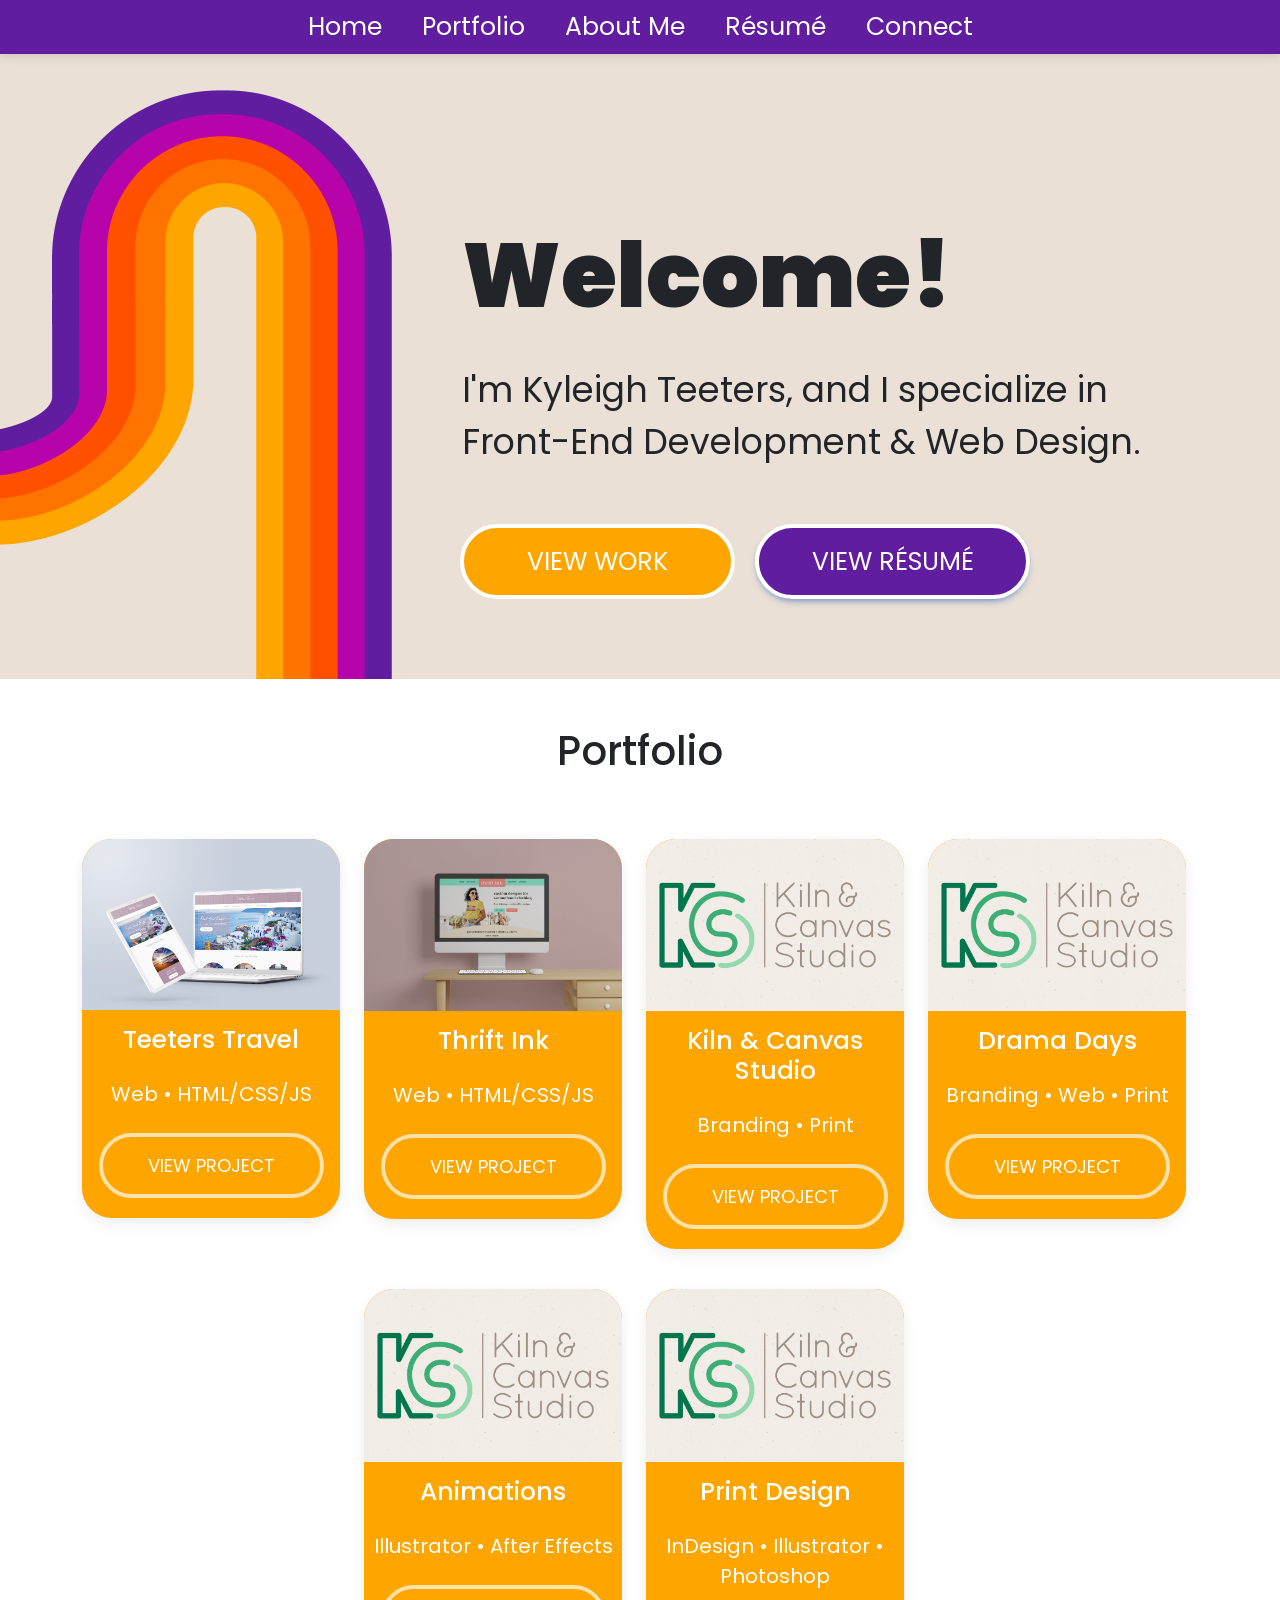
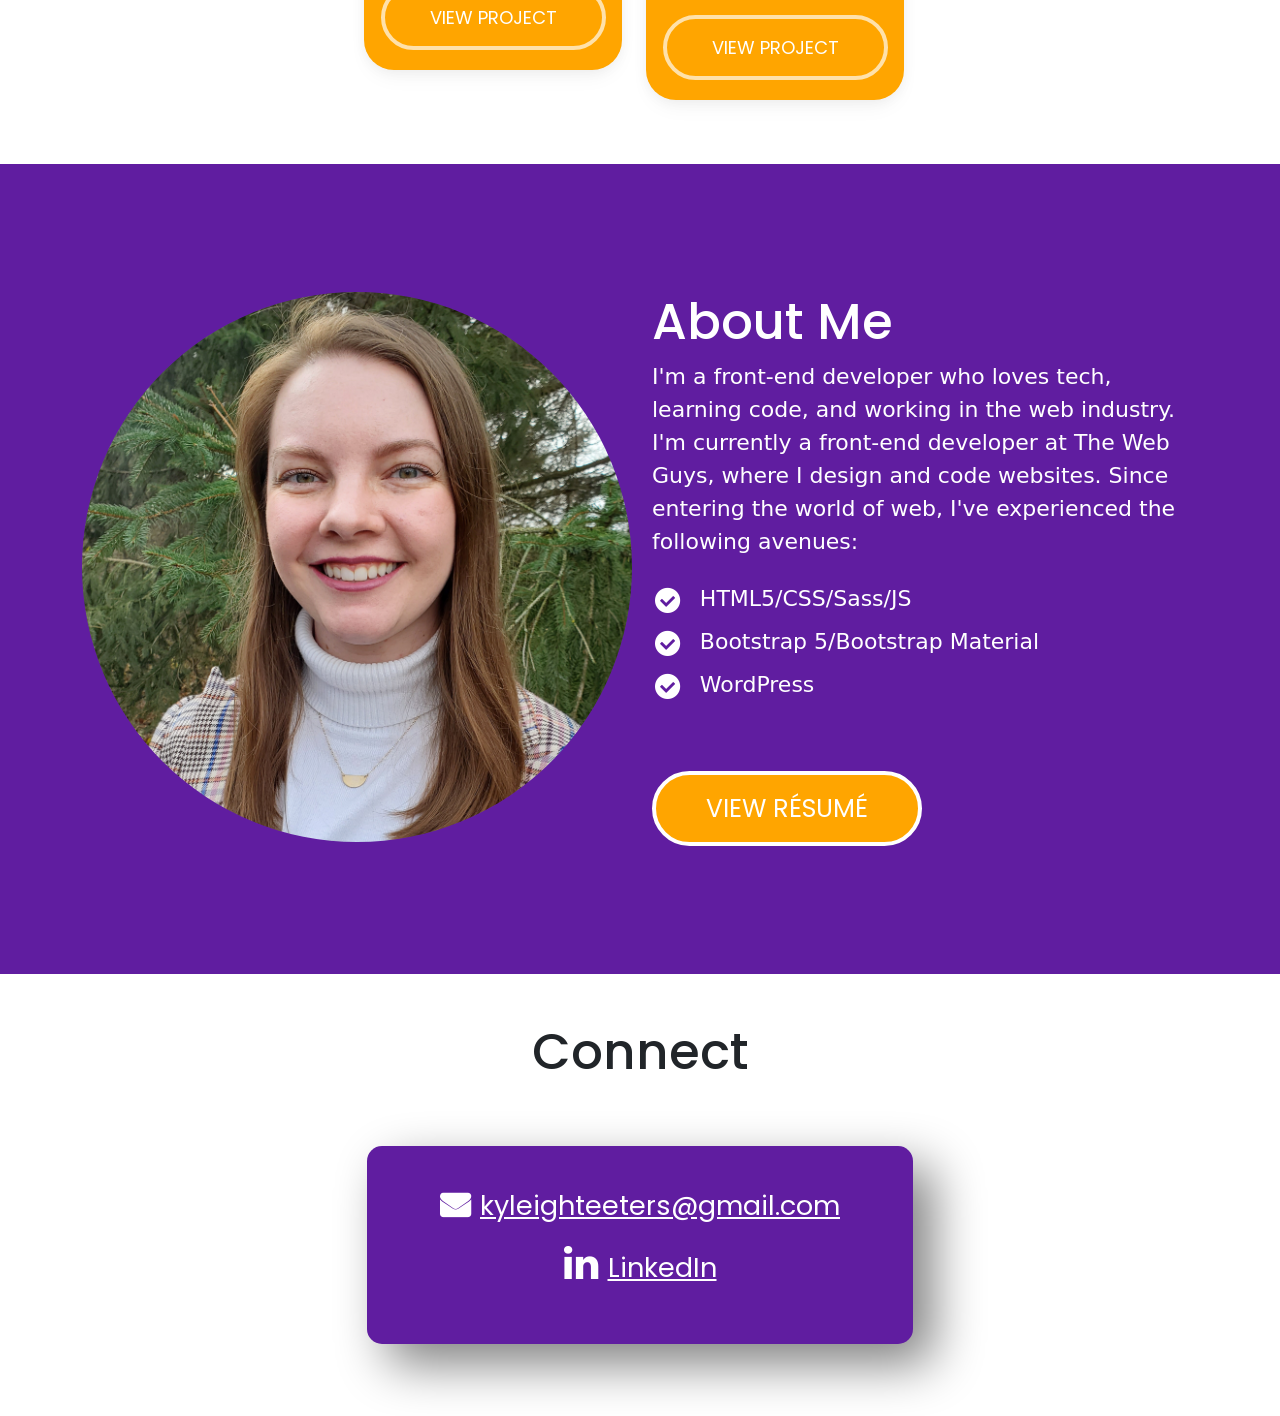
<file: index.html>
<!DOCTYPE html>
<html lang="en">
<head>
  <meta charset="UTF-8">
  <meta http-equiv="X-UA-Compatible" content="IE=edge">
  <meta name="viewport" content="width=device-width, initial-scale=1.0">
  <title>Kyleigh Teeters | Multimedia Designer</title>
  <link
  rel="stylesheet"
  href="https://cdnjs.cloudflare.com/ajax/libs/font-awesome/6.0.0/css/all.min.css"
  />
  <!-- MDB -->
<link rel="stylesheet" href="css/mdb.min.css" />
  <link rel="stylesheet" href="https://kh7722.github.io/website/css/main.min.css">
  <link rel="stylesheet" href="/css/main.min.css">
  <link rel="stylesheet" href="https://fonts.googleapis.com/css?family=Poppins">
  <link rel="stylesheet" href="https://cdnjs.cloudflare.com/ajax/libs/font-awesome/4.7.0/css/font-awesome.min.css">

 <!-- MDB icon -->
 <link rel="icon" href="img/mdb-favicon.ico" type="image/x-icon" />

</head>
<body>

 <!-- Start Navbar -->
  <nav class="navbar navbar-expand-lg bg-body-tertiary">
    <!-- Container wrapper -->
    <div class="container-fluid">
      <!-- Toggle button -->
      <button
        data-mdb-collapse-init
        class="navbar-toggler"
        type="button"
        data-mdb-target="#navbarCenteredExample"
        aria-controls="navbarCenteredExample"
        aria-expanded="false"
        aria-label="Toggle navigation"
      >
        <i class="fas fa-bars"></i>
      </button>
  
      <!-- Collapsible wrapper -->
      <div
        class="collapse navbar-collapse justify-content-center"
        id="navbarCenteredExample"
      >
        <!-- Left links -->
        <ul class="navbar-nav mb-2 mb-lg-0">
          <li class="nav-item">
            <a href="https://kh7722.github.io/website/">Home</a>
          </li>
          <li class="nav-item">
            <a href="#portfolio">Portfolio</a>
          </li>
          <li class="nav-item">
            <a href="#about">About Me</a>
          </li>
          <li class="nav-item">
            <a href="https://kh7722.github.io/website/documents/kyleigh-teeters-resume.pdf" target="_blank">Résumé</a>
          </li>
          <li class="nav-item">
            <a href="#connect">Connect</a>
          </li>
        </ul>
        <!-- Left links -->
      </div>
      <!-- Collapsible wrapper -->
    </div>
    <!-- Container wrapper -->
  </nav>

<!-- End Navbar -->

<!-- Start Jumbo -->
<div class="jumbo" style="background-image: url('https://kh7722.github.io/website/images/banner-r2.png');">


  <div class="container">
    <div class="row d-flex justify-content-end">
      <div class="col-md-8">
  <div class="jumbo-content">
    <p class="heading">Welcome!</p>
  <p class="sub-heading">I'm Kyleigh Teeters, and I specialize in Front-End Development & Web Design.</p>
  <div class="row justify-content-start">
    <a href="#portfolio" class="btn btn-secondary">View Work</a>
    <a href="https://kh7722.github.io/website/documents/kyleigh-teeters-resume.pdf" target="_blank" class="btn btn-primary">View Résumé</a>
  </div>
</div>
</div>
</div>

</div>


</div>
<!-- End Jumbo -->

<!-- Start Content Block 1 -->
<div id="portfolio" class="content-block-one">
  <div class="container py-5 text-center">
  <h1 class="h1-responsive">Portfolio</h1>
  <div class="row mt-5 mb-2">
    <div class="col-md-3 my-3">
<div class="card">
      <img src="https://kh7722.github.io/website/images/teeters-travel-cover.png" alt="">
      <h2>Teeters Travel</h2>
      <br>
      <p class="mt-0">Web • HTML/CSS/JS</p>
      <br>
      <a href="https://kh7722.github.io/portfolio-website-two/" target="_blank" class="btn">View Project</a>
    </div>
  </div>
  <div class="col-md-3 my-3">
    <div class="card">
    <img src="https://kh7722.github.io/website/images/thrift-ink-mockup.png" alt="">
    <h2>Thrift Ink</h2>
    <br>
    <p class="mt-0">Web • HTML/CSS/JS</p>
    <br>
    <a href="https://kh7722.github.io/thriftink/" target="_blank" class="btn">View Project</a>
</div>
</div>

<div class="col-md-3 my-3">
  <div class="card">
  <img src="https://kh7722.github.io/website/images/design/kcs-logo-two.jpg" alt="">
  <h2>Kiln & Canvas Studio</h2>
  <br>
  <p class="mt-0">Branding • Print</p>
  <br>
  <a href="kcs.html" class="btn">View Project</a>
  </div>
</div>


<div class="col-md-3 my-3">
  <div class="card">
  <img src="https://kh7722.github.io/website/images/design/kcs-logo-two.jpg" alt="">
  <h2>Drama Days</h2>
  <br>
  <p class="mt-0">Branding • Web • Print </p>
  <br>
  <a href="https://kh7722.github.io/illustration-two/" target="_blank" class="btn">View Project</a>
  </div>
</div>
  </div>
<div class="row">
  <div class="col-md-3 my-3">
    <div class="card">
    <img src="https://kh7722.github.io/website/images/design/kcs-logo-two.jpg" alt="">
    <h2>Animations</h2>
    <br>
    <p class="mt-0">Illustrator • After Effects </p>
    <br>
    <a href="animations.html" class="btn">View Project</a>
    </div>
  </div>

  <div class="col-md-3 my-3">
    <div class="card">
    <img src="https://kh7722.github.io/website/images/design/kcs-logo-two.jpg" alt="">
    <h2>Print Design</h2>
    <br>
    <p class="mt-0">InDesign • Illustrator • Photoshop </p>
    <br>
    <a href="print-design.html" class="btn">View Project</a>
    </div>
  </div>
</div>
</div>
</div>
<!-- End Content Block 1-->

 <!-- 
<div class="content-block-three">
  <div class="container py-5 text-center">
  <h2 class="h2-responsive">Current WIPs</h2>
  <p class="text-center">Because it's never too early to share!</p>
  <div class="row mt-5 mb-2">
    <div class="col-md-4 my-3">
        <p><a href="https://kh7722.github.io/illustration/" target="_blank">Illustration</a></p>
    </div>
    <div class="col-md-4 my-3">
        <p>Project 2</p>
    </div>
    <div class="col-md-4 my-3">
        <p>Project 3</p>
    </div>
  </div>
</div>
</div>
-->

<!-- Start Content Block 2 -->

<div id="about" class="content-block-two">
  <div class="container py-5">
   
    <div class="row">
      <div class="col-md-6">
        <div class="headshot" style="background-image:url('https://kh7722.github.io/website/images/headshot.jpg');">
      </div>
      </div>

      <div class="col-md-6 align-self-center">
        <h2 class="h2-responsive">About Me</h2>
        <p>I'm a front-end developer who loves tech, learning code, and working in the web industry. I'm currently a front-end developer at The Web Guys, where I design and code websites. Since entering the world of web, I've experienced the following avenues:</p>
    
            <ul class="fa-ul">
              <li class="fa-li">HTML5/CSS/Sass/JS</li>   
              <li class="fa-li">Bootstrap 5/Bootstrap Material</li>
              <li class="fa-li">WordPress</li>
            </ul>

        <a href="https://kh7722.github.io/website/documents/kyleigh-teeters-resume.pdf" target="_blank" class="btn btn-secondary mt-5">View Résumé</a>
      </div>

    </div>


    </div>
</div>

<!-- End Content Block 2 -->



<!-- Start Content Block 4 -->
<div id="connect" class="content-block-four">
<div class="container py-5 text-center">
<h2 class="h2-responsive mb-5">Connect</h2>
<div class="row my-2 justify-content-center">
  <div class="col-md-6 my-3">
<div class="card">
  <p><i class="fa-solid fa-envelope"></i><a href="mailto:kyleighteeters@gmail.com">kyleighteeters@gmail.com</a></p>
  <p><i class="fab fa-linkedin"></i><a href="https://www.linkedin.com/in/kyleigh-teeters/" target="_blank">LinkedIn</a></p>
</div>
  </div>
  </div>
</div>
</div>
<!-- End Content Block 4 -->

  


<!--
  <script src="node_modules/bootstrap/dist/js/bootstrap.js"></script>
  <script src="https://kh7722.github.io/website/js/custom.js"></script>
-->

 <!-- MDB -->
 <script type="text/javascript" src="js/mdb.umd.min.js"></script>
 <!-- Custom scripts -->
 <script type="text/javascript"></script>


</body>
</html>
</file>
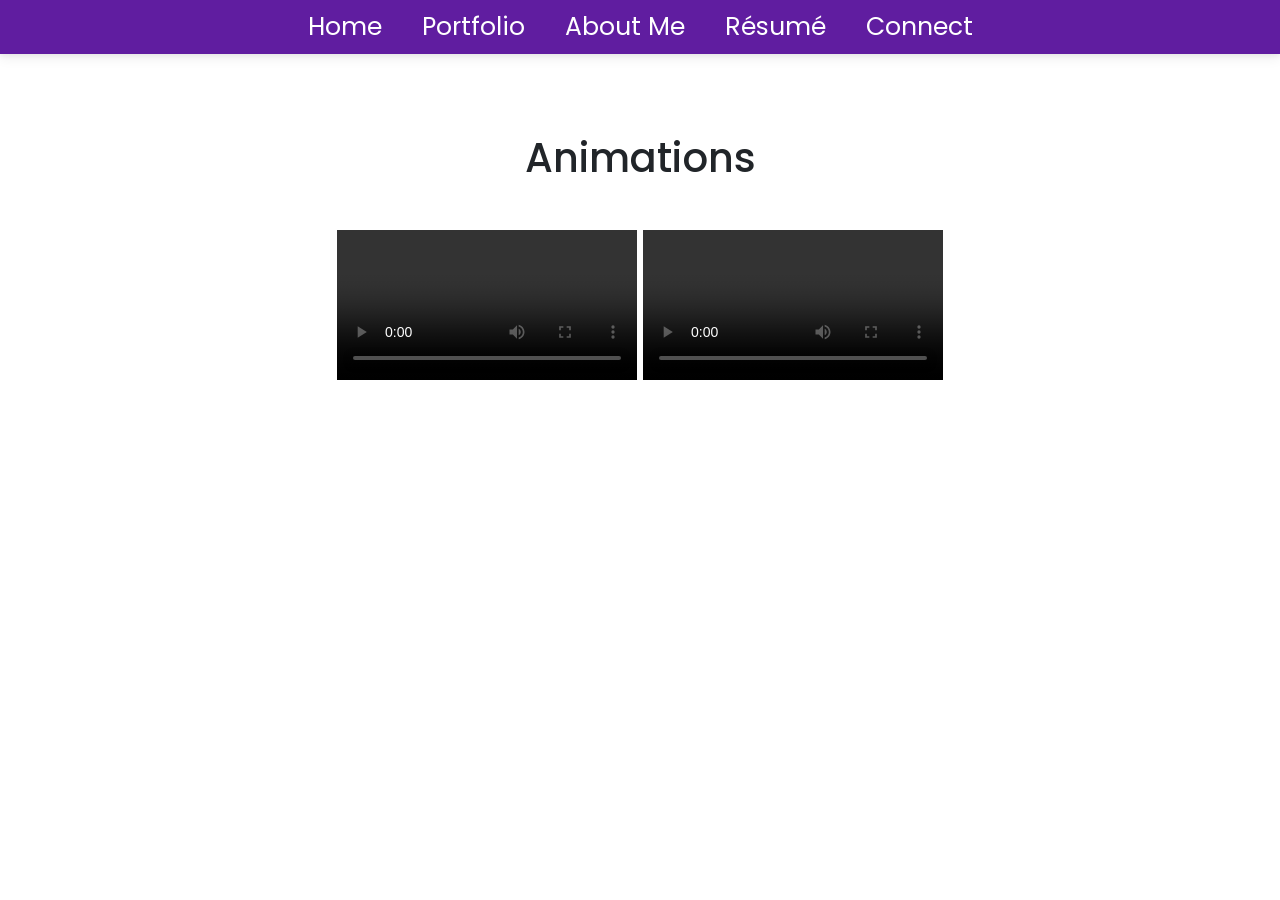
<file: animations.html>
<!DOCTYPE html>
<html lang="en">
<head>
  <meta charset="UTF-8">
  <meta http-equiv="X-UA-Compatible" content="IE=edge">
  <meta name="viewport" content="width=device-width, initial-scale=1.0">
  <title>Kyleigh Teeters | Multimedia Designer</title>
  <link
  rel="stylesheet"
  href="https://cdnjs.cloudflare.com/ajax/libs/font-awesome/6.0.0/css/all.min.css"
  />
  <!-- MDB -->
<link rel="stylesheet" href="css/mdb.min.css" />
  <link rel="stylesheet" href="https://kh7722.github.io/website/css/main.min.css">
  <link rel="stylesheet" href="/css/main.min.css">
  <link rel="stylesheet" href="https://fonts.googleapis.com/css?family=Poppins">
  <link rel="stylesheet" href="https://cdnjs.cloudflare.com/ajax/libs/font-awesome/4.7.0/css/font-awesome.min.css">
</head>
<body>

 <!-- Start Navbar -->
 <nav class="navbar navbar-expand-lg bg-body-tertiary">
  <!-- Container wrapper -->
  <div class="container-fluid">
    <!-- Toggle button -->
    <button
      data-mdb-collapse-init
      class="navbar-toggler"
      type="button"
      data-mdb-target="#navbarCenteredExample"
      aria-controls="navbarCenteredExample"
      aria-expanded="false"
      aria-label="Toggle navigation"
    >
      <i class="fas fa-bars"></i>
    </button>

    <!-- Collapsible wrapper -->
    <div
      class="collapse navbar-collapse justify-content-center"
      id="navbarCenteredExample"
    >
      <!-- Left links -->
      <ul class="navbar-nav mb-2 mb-lg-0">
        <li class="nav-item">
          <a href="https://kh7722.github.io/website/">Home</a>
        </li>
        <li class="nav-item">
          <a href="#portfolio">Portfolio</a>
        </li>
        <li class="nav-item">
          <a href="#about">About Me</a>
        </li>
        <li class="nav-item">
          <a href="https://kh7722.github.io/website/documents/kyleigh-teeters-resume.pdf" target="_blank">Résumé</a>
        </li>
        <li class="nav-item">
          <a href="#connect">Connect</a>
        </li>
      </ul>
      <!-- Left links -->
    </div>
    <!-- Collapsible wrapper -->
  </div>
  <!-- Container wrapper -->
</nav>

<!-- End Navbar -->



<div class="design-sec">
<div class="container text-center">
<h1 class="mb-5">Animations</h1>

<div class="video-sec">
<video src="https://kh7722.github.io/website/images/design/dpmd.mp4" controls></video>
<video src="https://kh7722.github.io/website/images/design/kcs-logo-animation.mp4" controls></video>
</div>
</div>
</div>


<script src="https://kh7722.github.io/website/js/custom.js"></script>
</body>
</html>
</file>
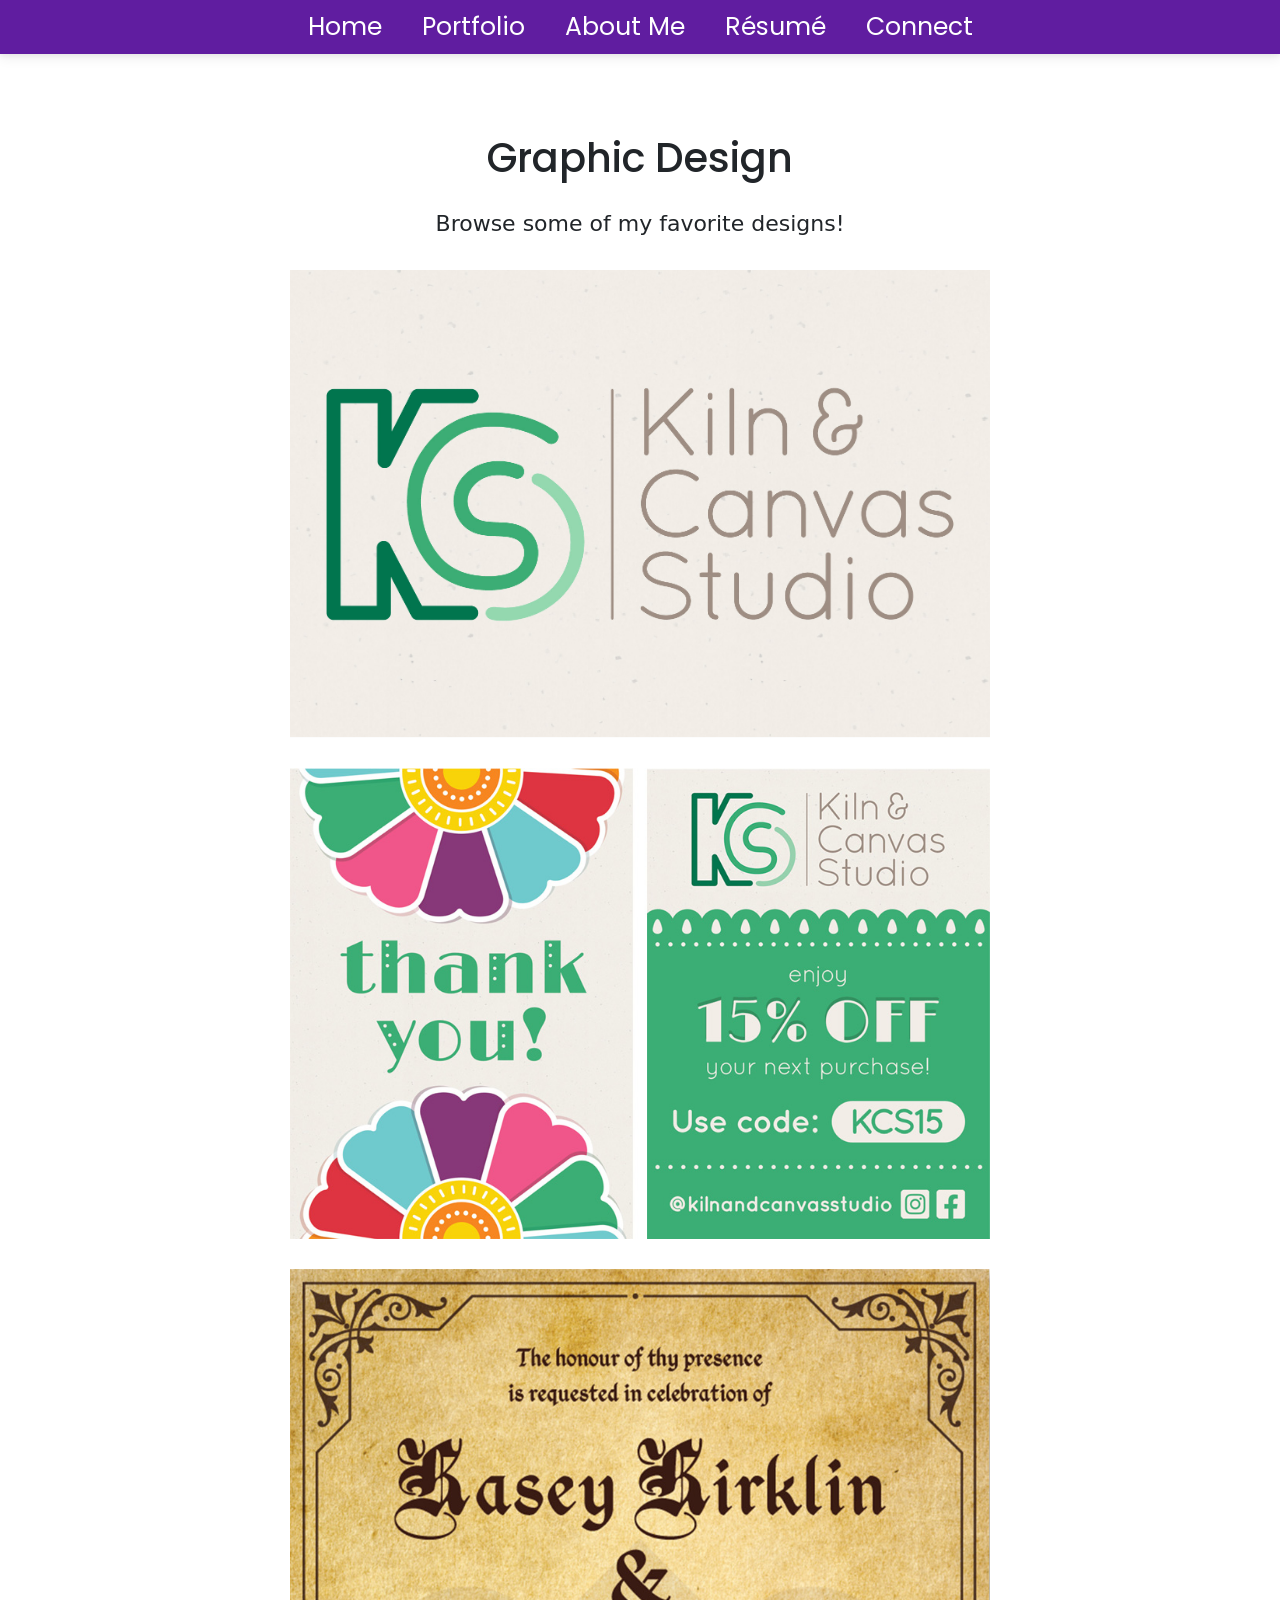
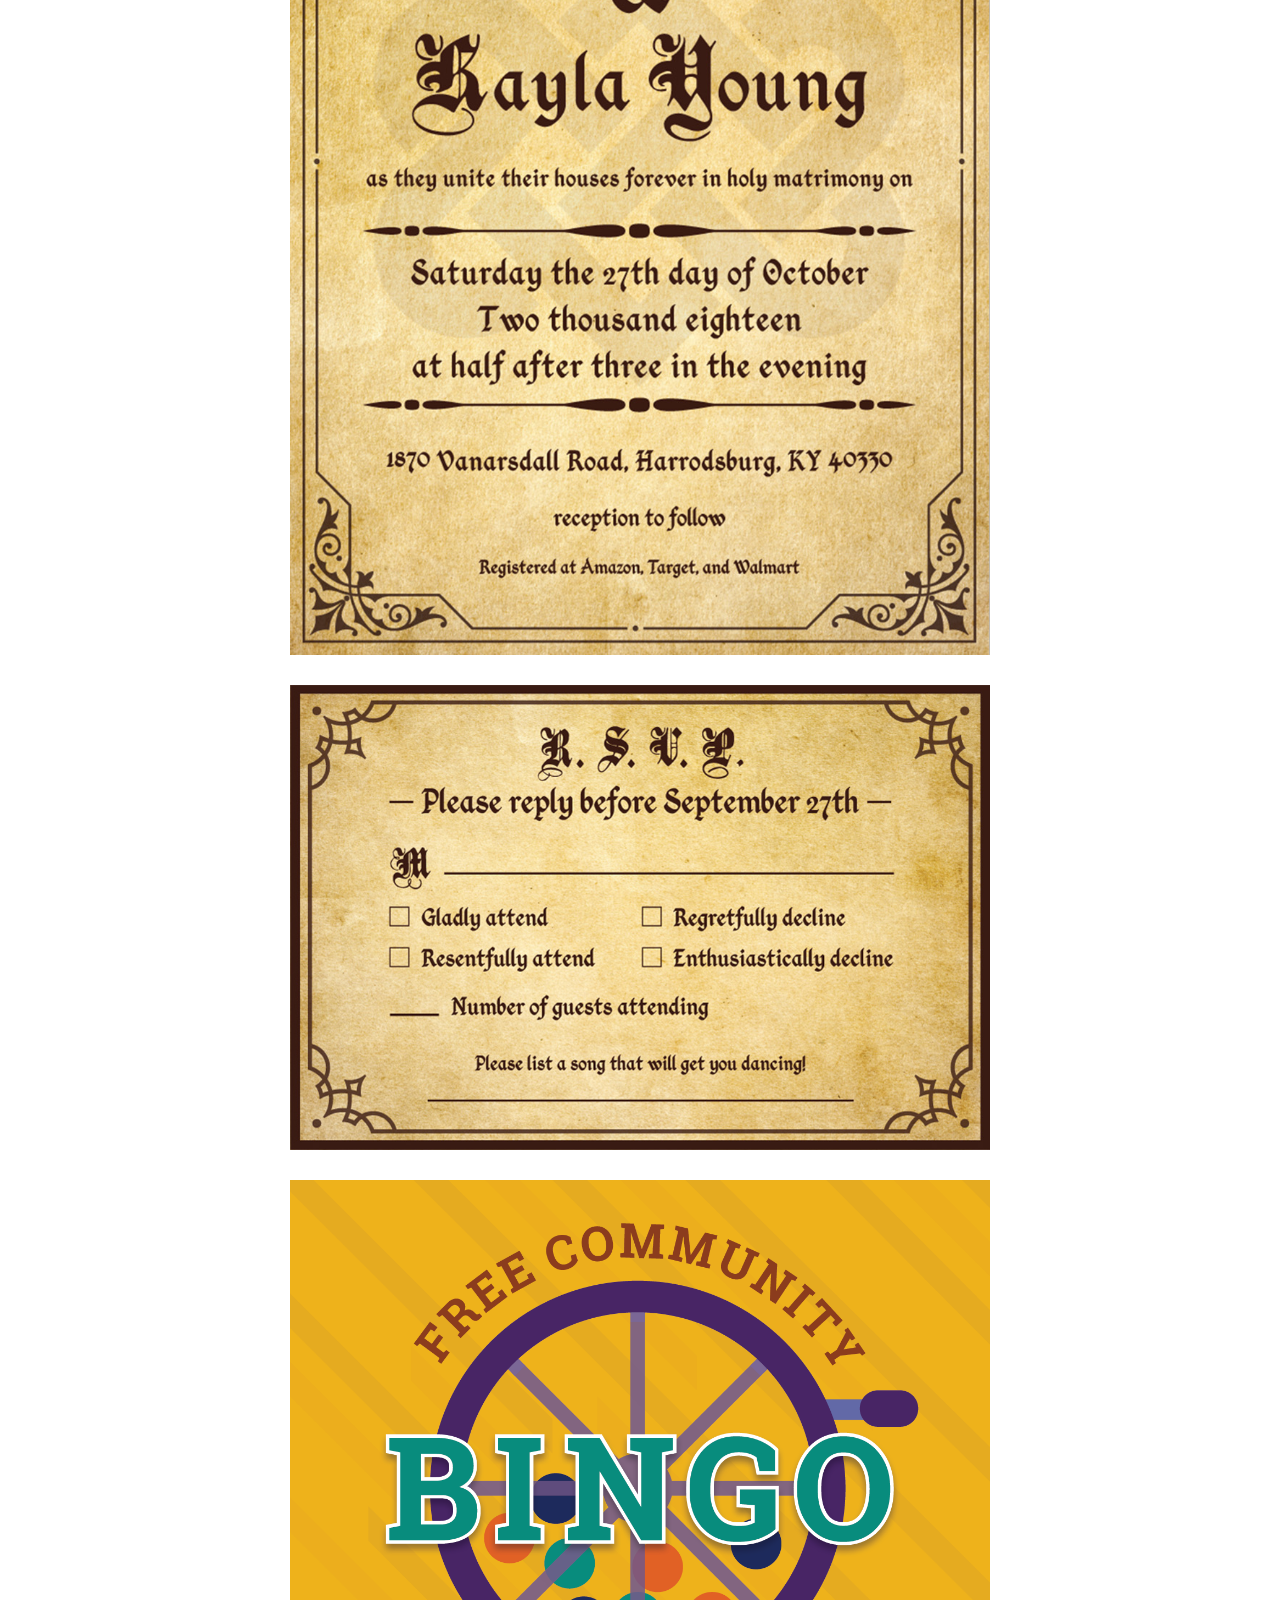
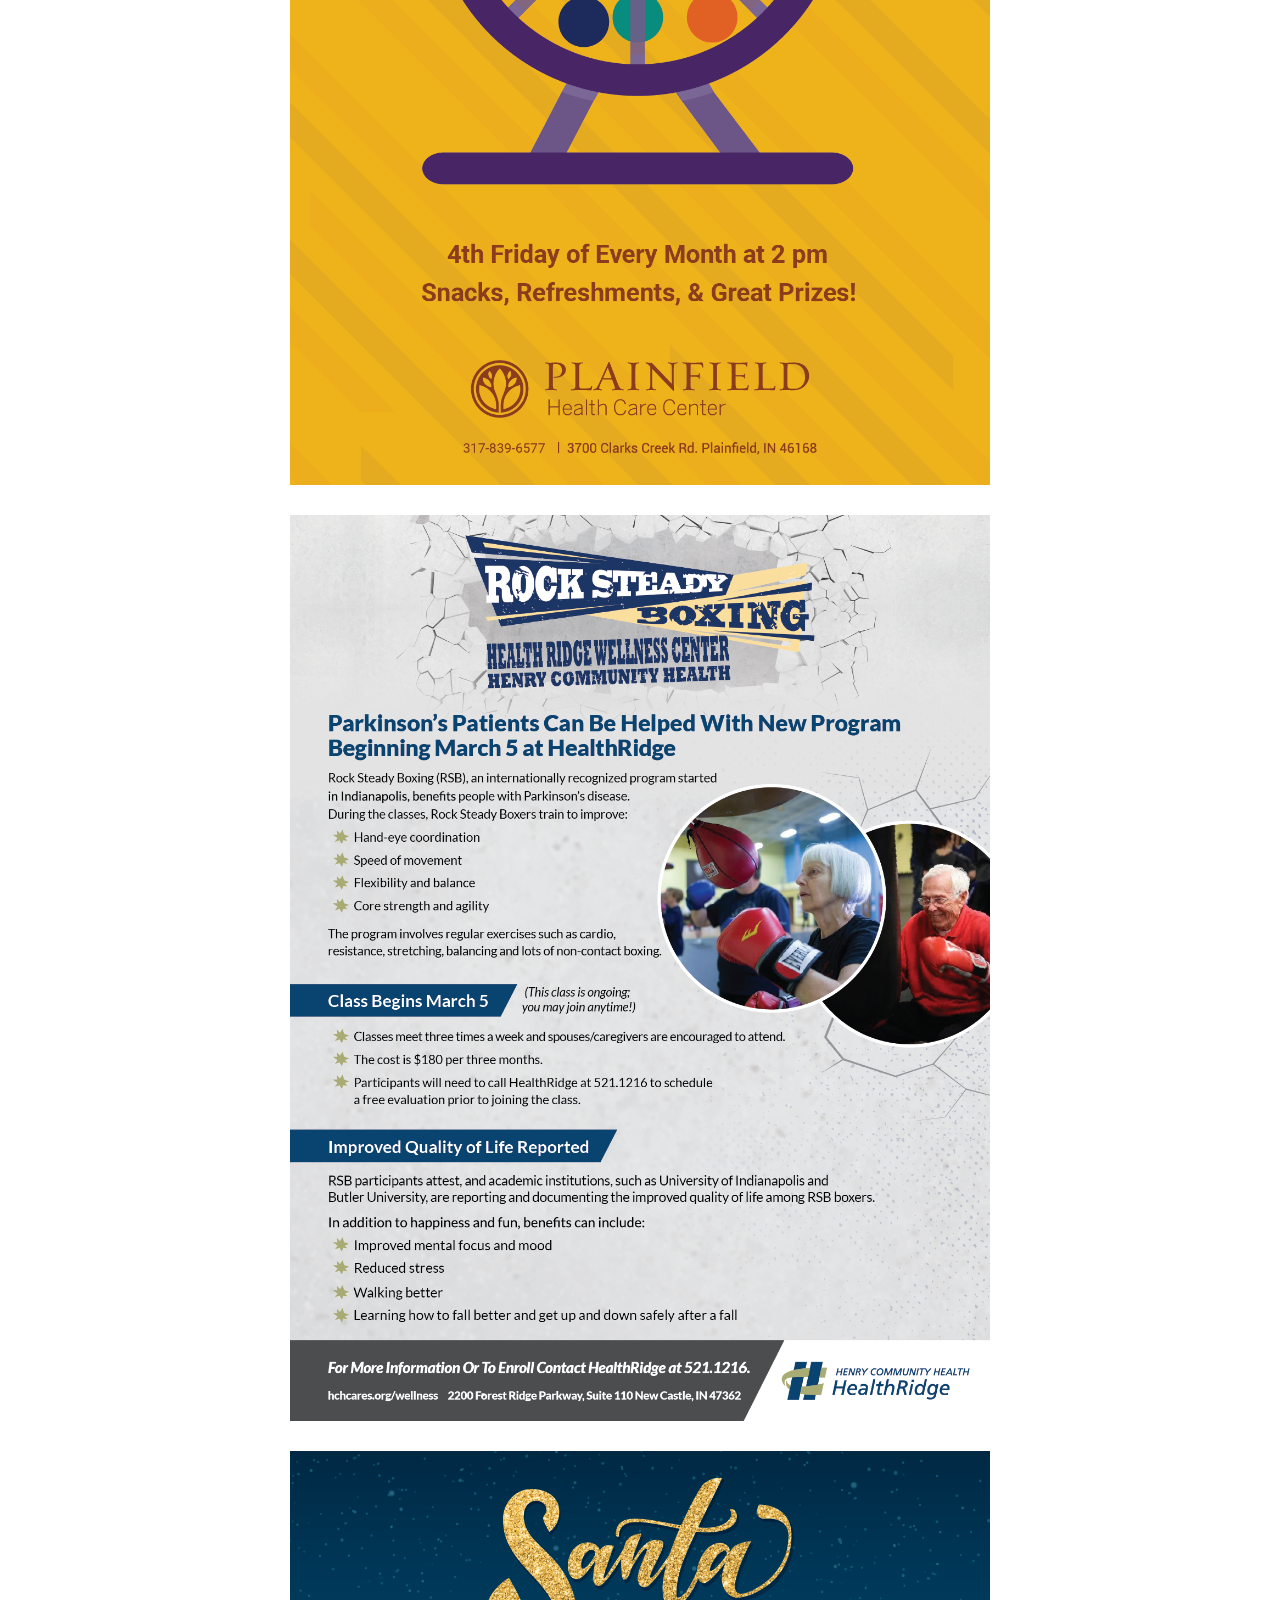
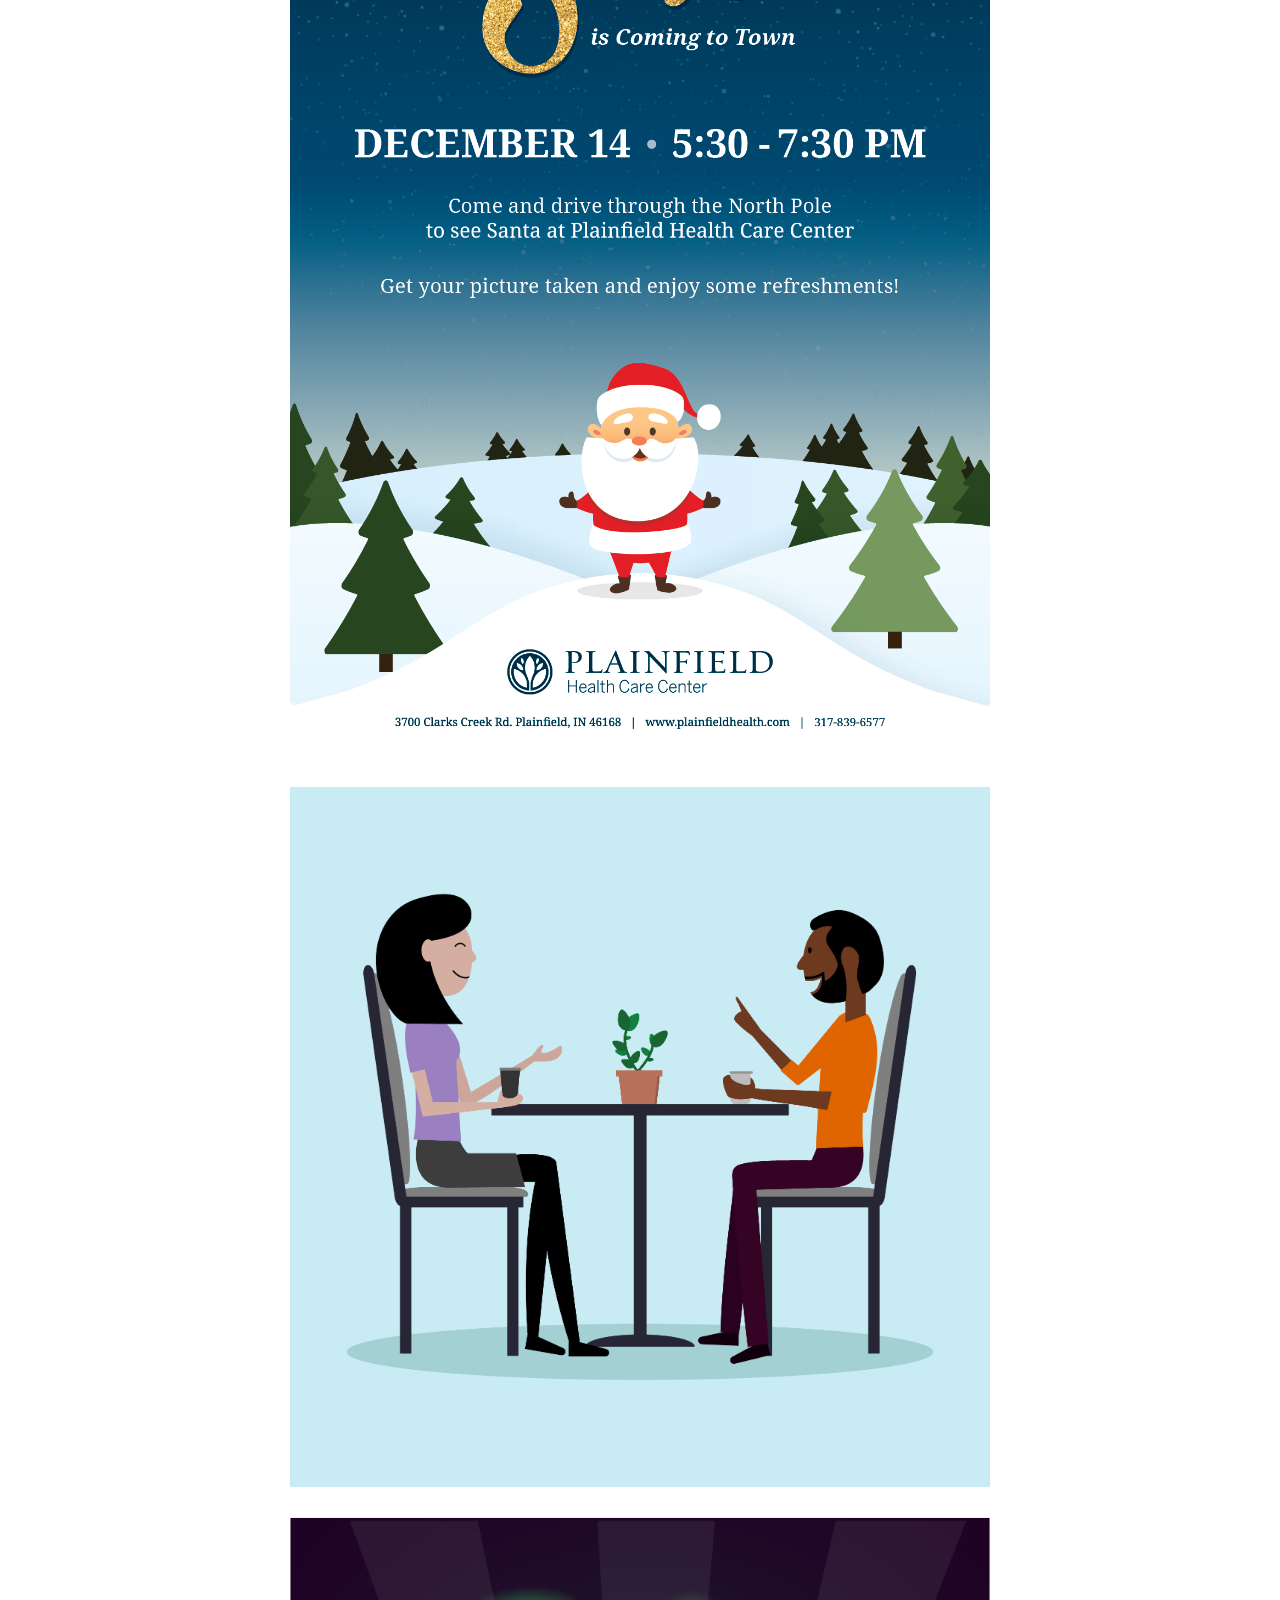
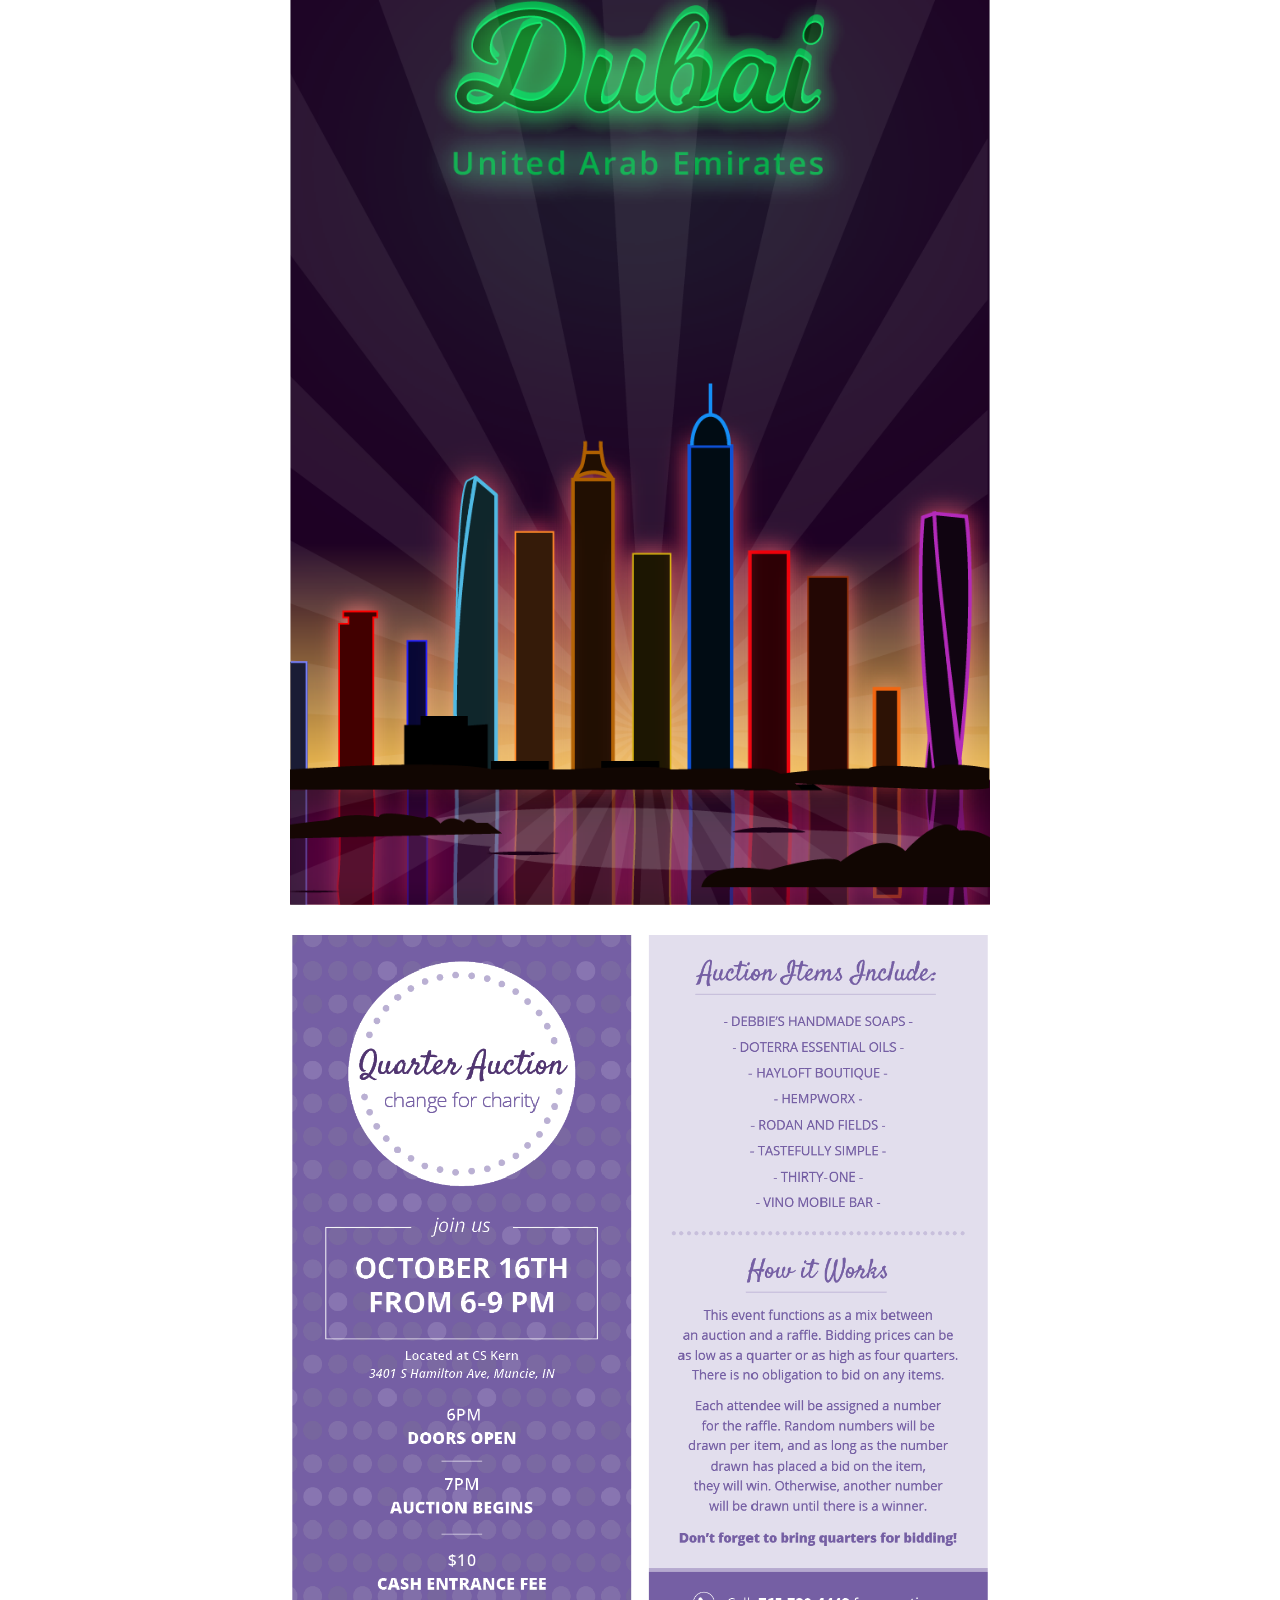
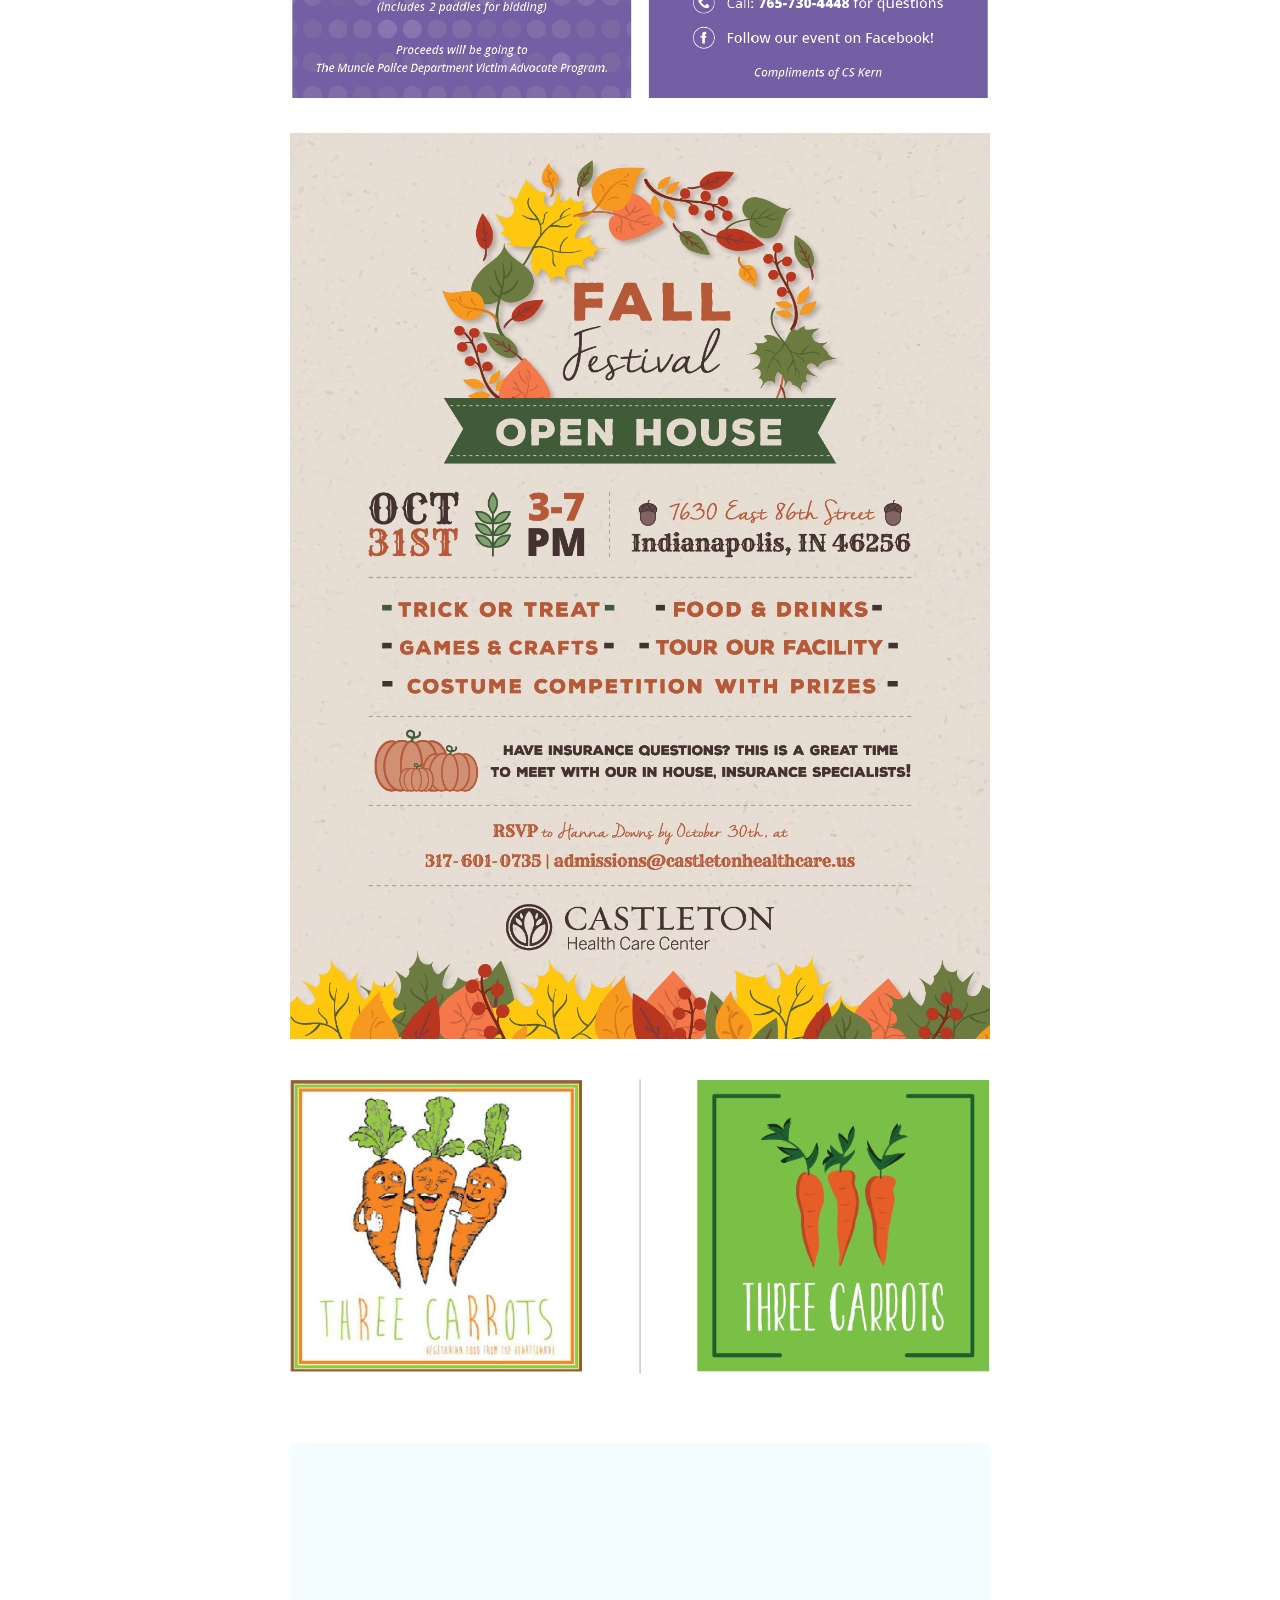
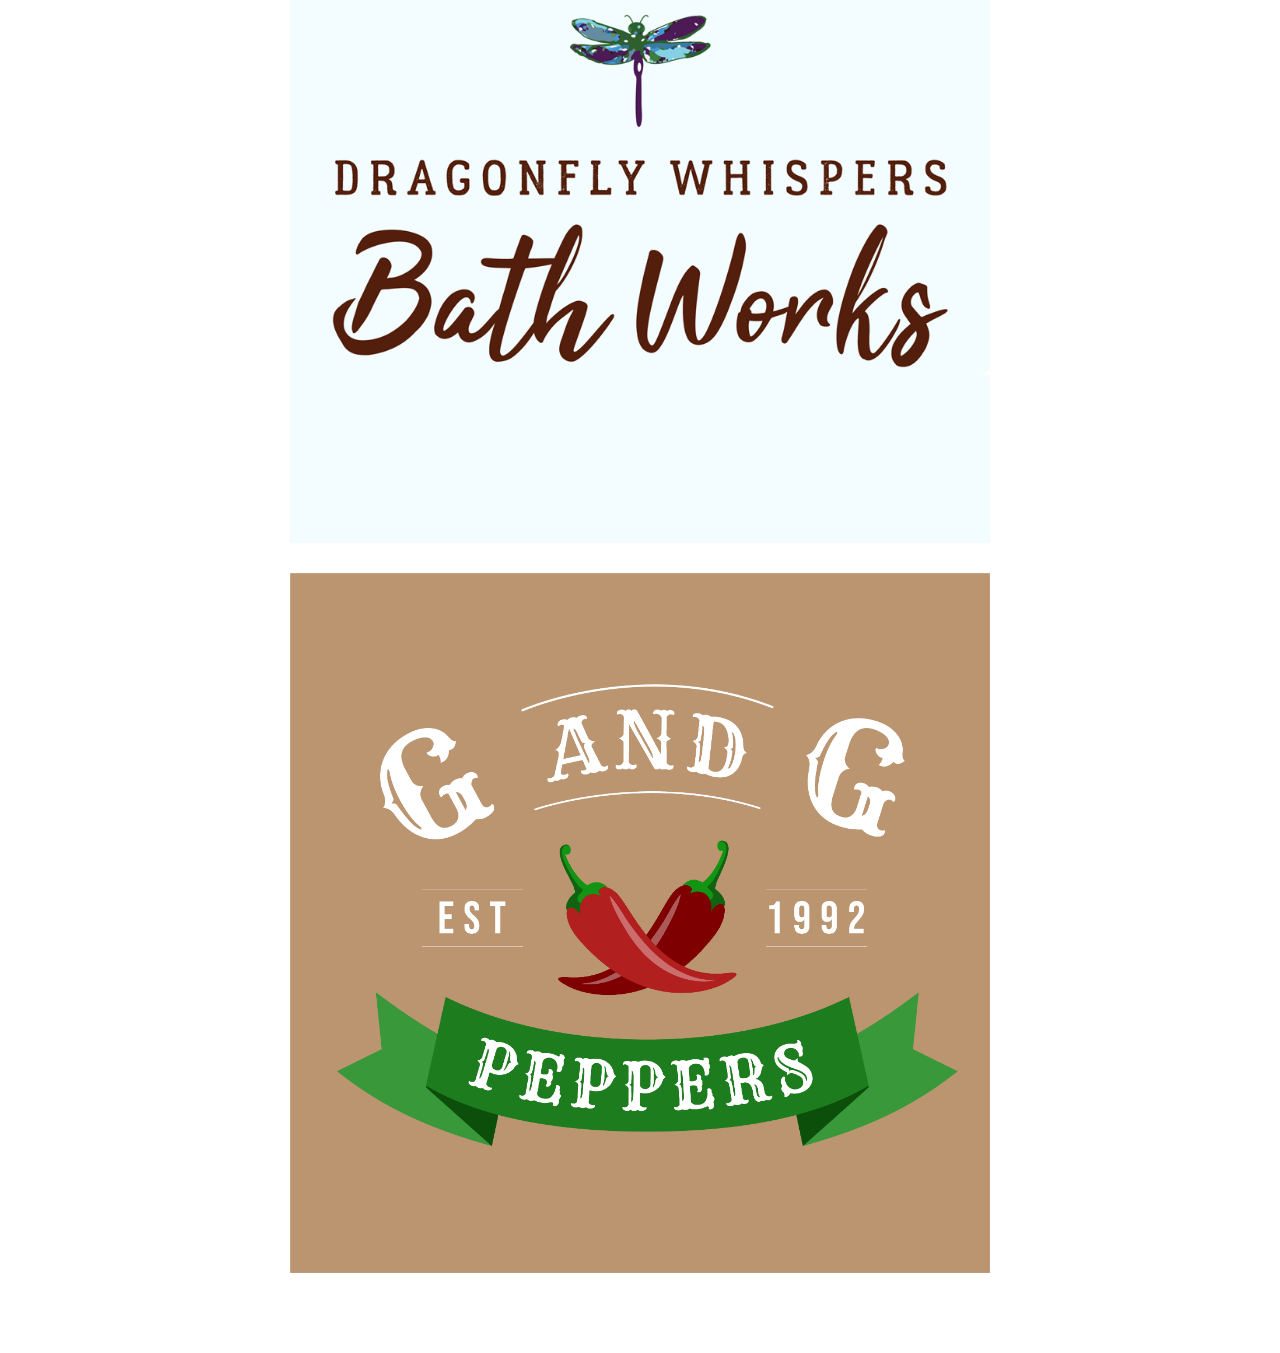
<file: design.html>
<!DOCTYPE html>
<html lang="en">
<head>
  <meta charset="UTF-8">
  <meta http-equiv="X-UA-Compatible" content="IE=edge">
  <meta name="viewport" content="width=device-width, initial-scale=1.0">
  <title>Kyleigh Teeters | Front-End Developer</title>
  <link
  rel="stylesheet"
  href="https://cdnjs.cloudflare.com/ajax/libs/font-awesome/6.0.0/css/all.min.css"
  />
  <!-- MDB -->
<link rel="stylesheet" href="css/mdb.min.css" />
  <link rel="stylesheet" href="https://kh7722.github.io/website/css/main.min.css">
  <link rel="stylesheet" href="/css/main.min.css">
  <link rel="stylesheet" href="https://fonts.googleapis.com/css?family=Poppins">
  <link rel="stylesheet" href="https://cdnjs.cloudflare.com/ajax/libs/font-awesome/4.7.0/css/font-awesome.min.css">
</head>
<body>

 <!-- Start Navbar -->
 <nav class="navbar navbar-expand-lg bg-body-tertiary">
  <!-- Container wrapper -->
  <div class="container-fluid">
    <!-- Toggle button -->
    <button
      data-mdb-collapse-init
      class="navbar-toggler"
      type="button"
      data-mdb-target="#navbarCenteredExample"
      aria-controls="navbarCenteredExample"
      aria-expanded="false"
      aria-label="Toggle navigation"
    >
      <i class="fas fa-bars"></i>
    </button>

    <!-- Collapsible wrapper -->
    <div
      class="collapse navbar-collapse justify-content-center"
      id="navbarCenteredExample"
    >
      <!-- Left links -->
      <ul class="navbar-nav mb-2 mb-lg-0">
        <li class="nav-item">
          <a href="https://kh7722.github.io/website/">Home</a>
        </li>
        <li class="nav-item">
          <a href="#portfolio">Portfolio</a>
        </li>
        <li class="nav-item">
          <a href="#about">About Me</a>
        </li>
        <li class="nav-item">
          <a href="https://kh7722.github.io/website/documents/kyleigh-teeters-resume.pdf" target="_blank">Résumé</a>
        </li>
        <li class="nav-item">
          <a href="#connect">Connect</a>
        </li>
      </ul>
      <!-- Left links -->
    </div>
    <!-- Collapsible wrapper -->
  </div>
  <!-- Container wrapper -->
</nav>

<!-- End Navbar -->



<div class="design-sec">
<div class="container text-center">
<h1>Graphic Design</h1>
<p>Browse some of my favorite designs!</p>

<img src="https://kh7722.github.io/website/images/design/kcs-logo-two.jpg" alt="">
<!--
<video src="https://kh7722.github.io/website/images/design/kcs-logo-animation.mp4" controls></video>
-->
<img src="https://kh7722.github.io/website/images/design/ty-card.jpg" alt="" style="margin-top: 25px;">

<img src="https://kh7722.github.io/website/images/design/wedding-invite.jpg" alt="">
<img src="https://kh7722.github.io/website/images/design/rsvp.jpg" alt="">
<!--
<video src="https://kh7722.github.io/website/images/design/dpmd.mp4" controls></video>
-->
<img src="https://kh7722.github.io/website/images/design/bingo-flyer.png" alt="" style="margin-top: 25px;">
<img src="https://kh7722.github.io/website/images/design/boxing-flyer.png" alt="">
<img src="https://kh7722.github.io/website/images/design/christmas-flyer.png" alt="">
<img src="https://kh7722.github.io/website/images/design/illustration.png" alt="">
<img src="https://kh7722.github.io/website/images/design/dubai-flyer.png" alt="" style="margin-bottom: 5px !important;">
<img src="https://kh7722.github.io/website/images/design/qa-01.png" alt="" class="spacing">
<img src="https://kh7722.github.io/website/images/design/fall-flyer.png" alt="">

<img src="https://kh7722.github.io/website/images/design/three-carrots-logo.png" alt="" class="spacing-two">
<img src="https://kh7722.github.io/website/images/design/dwbw-logo.png" alt="">
<img src="https://kh7722.github.io/website/images/design/gg-logo.png" alt="">

</div>
</div>


<script src="https://kh7722.github.io/website/js/custom.js"></script>
</body>
</html>
</file>
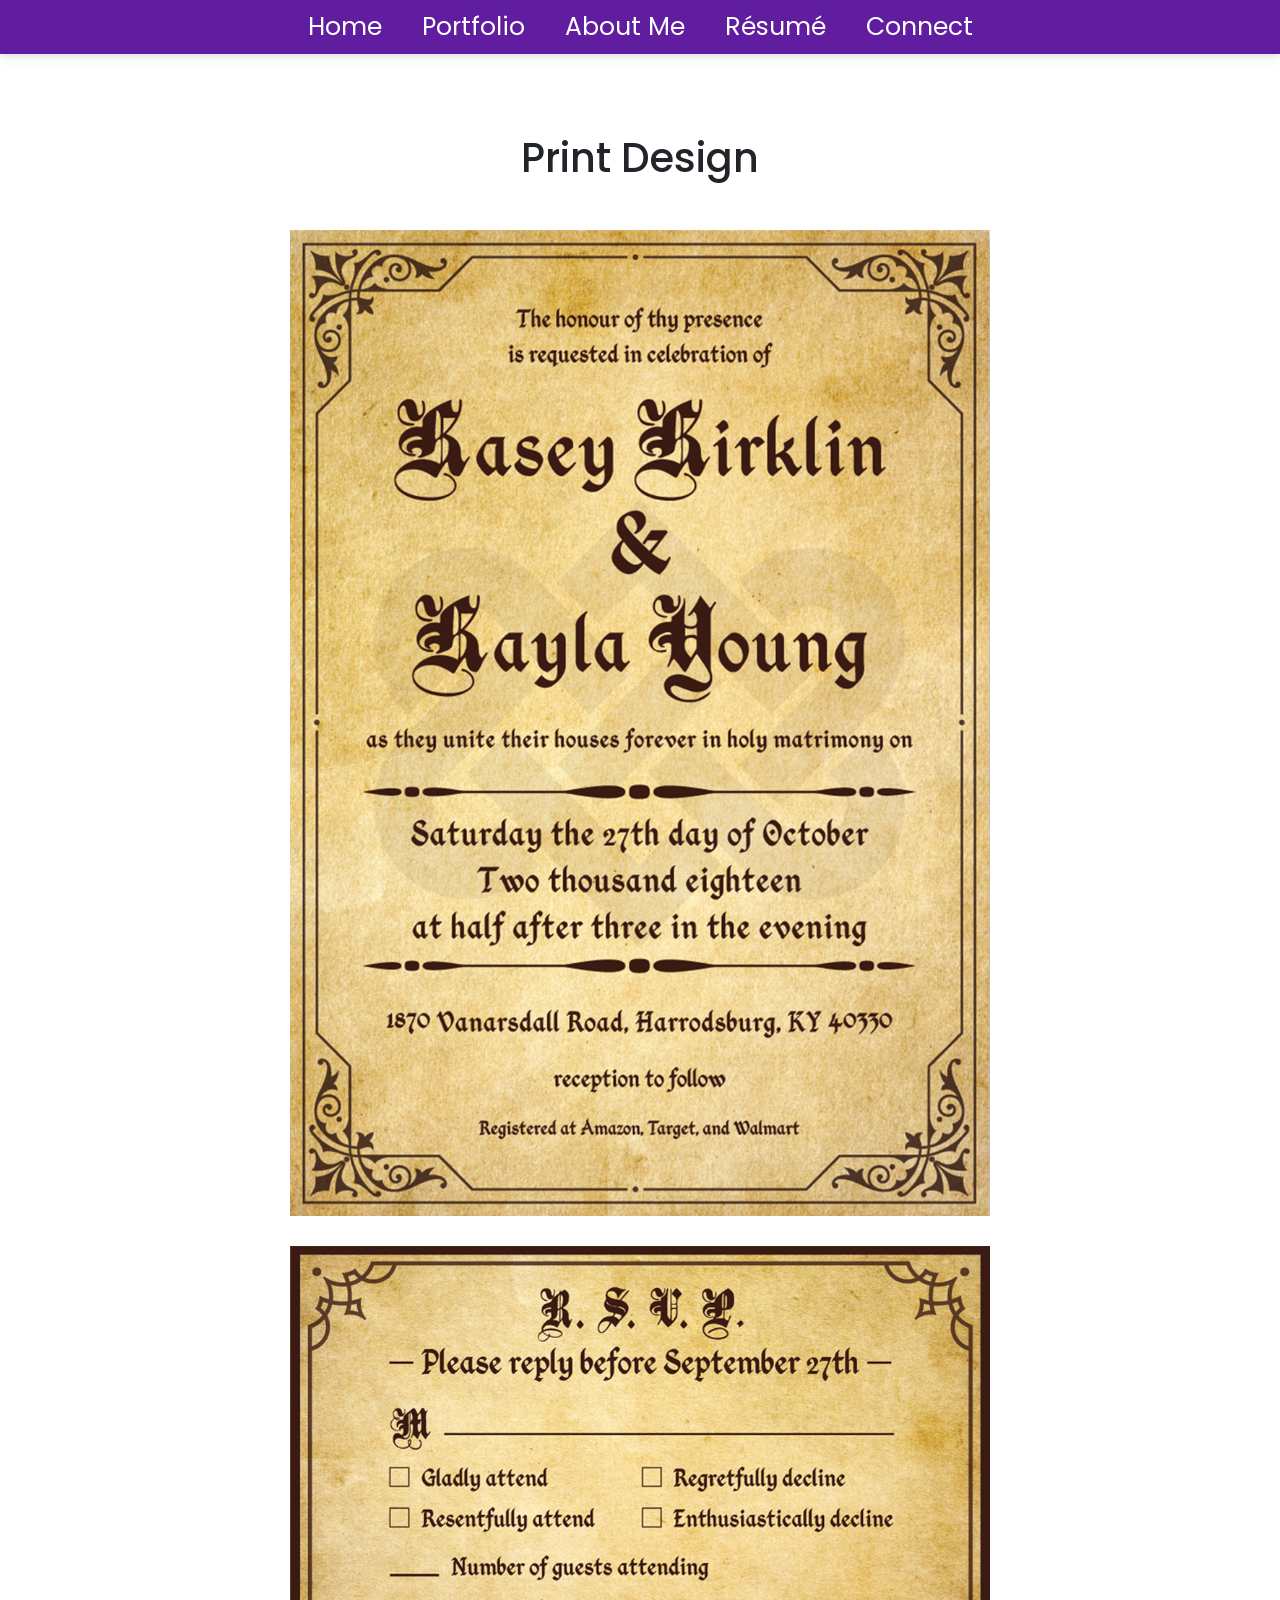
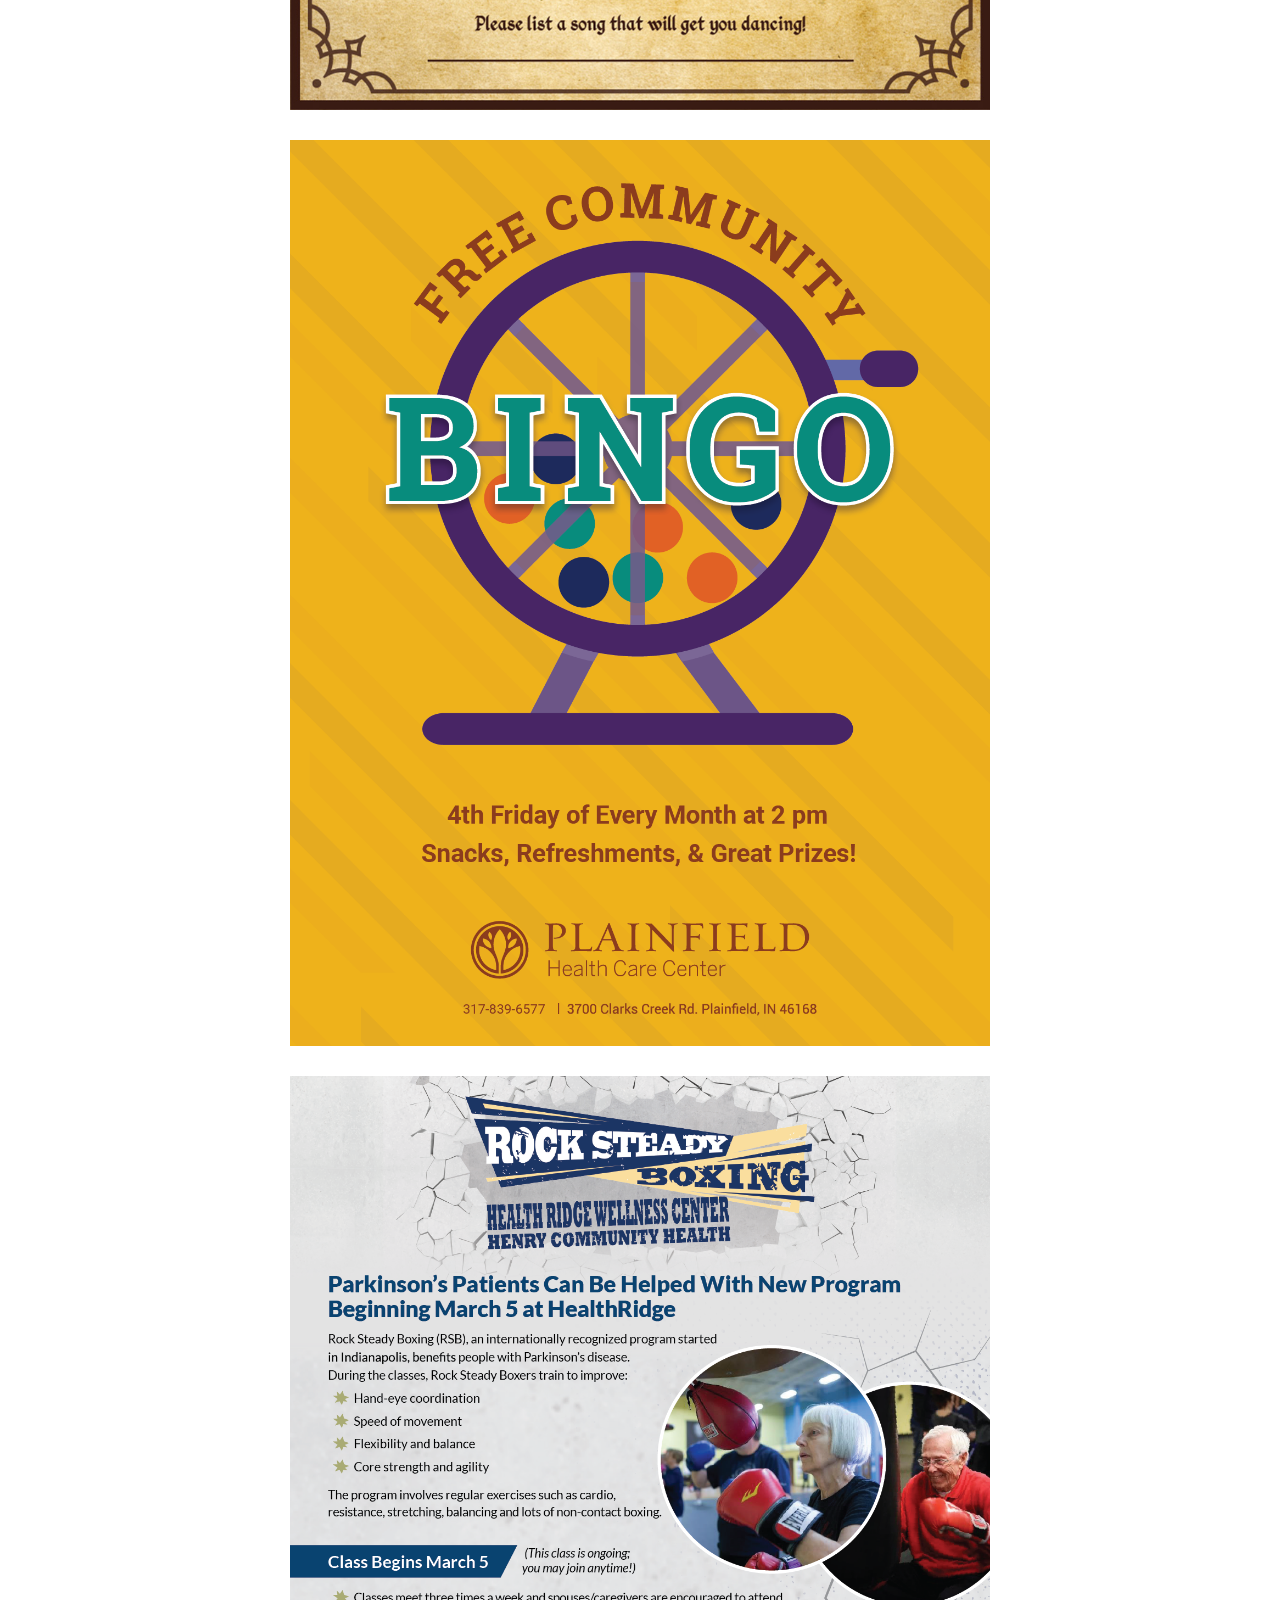
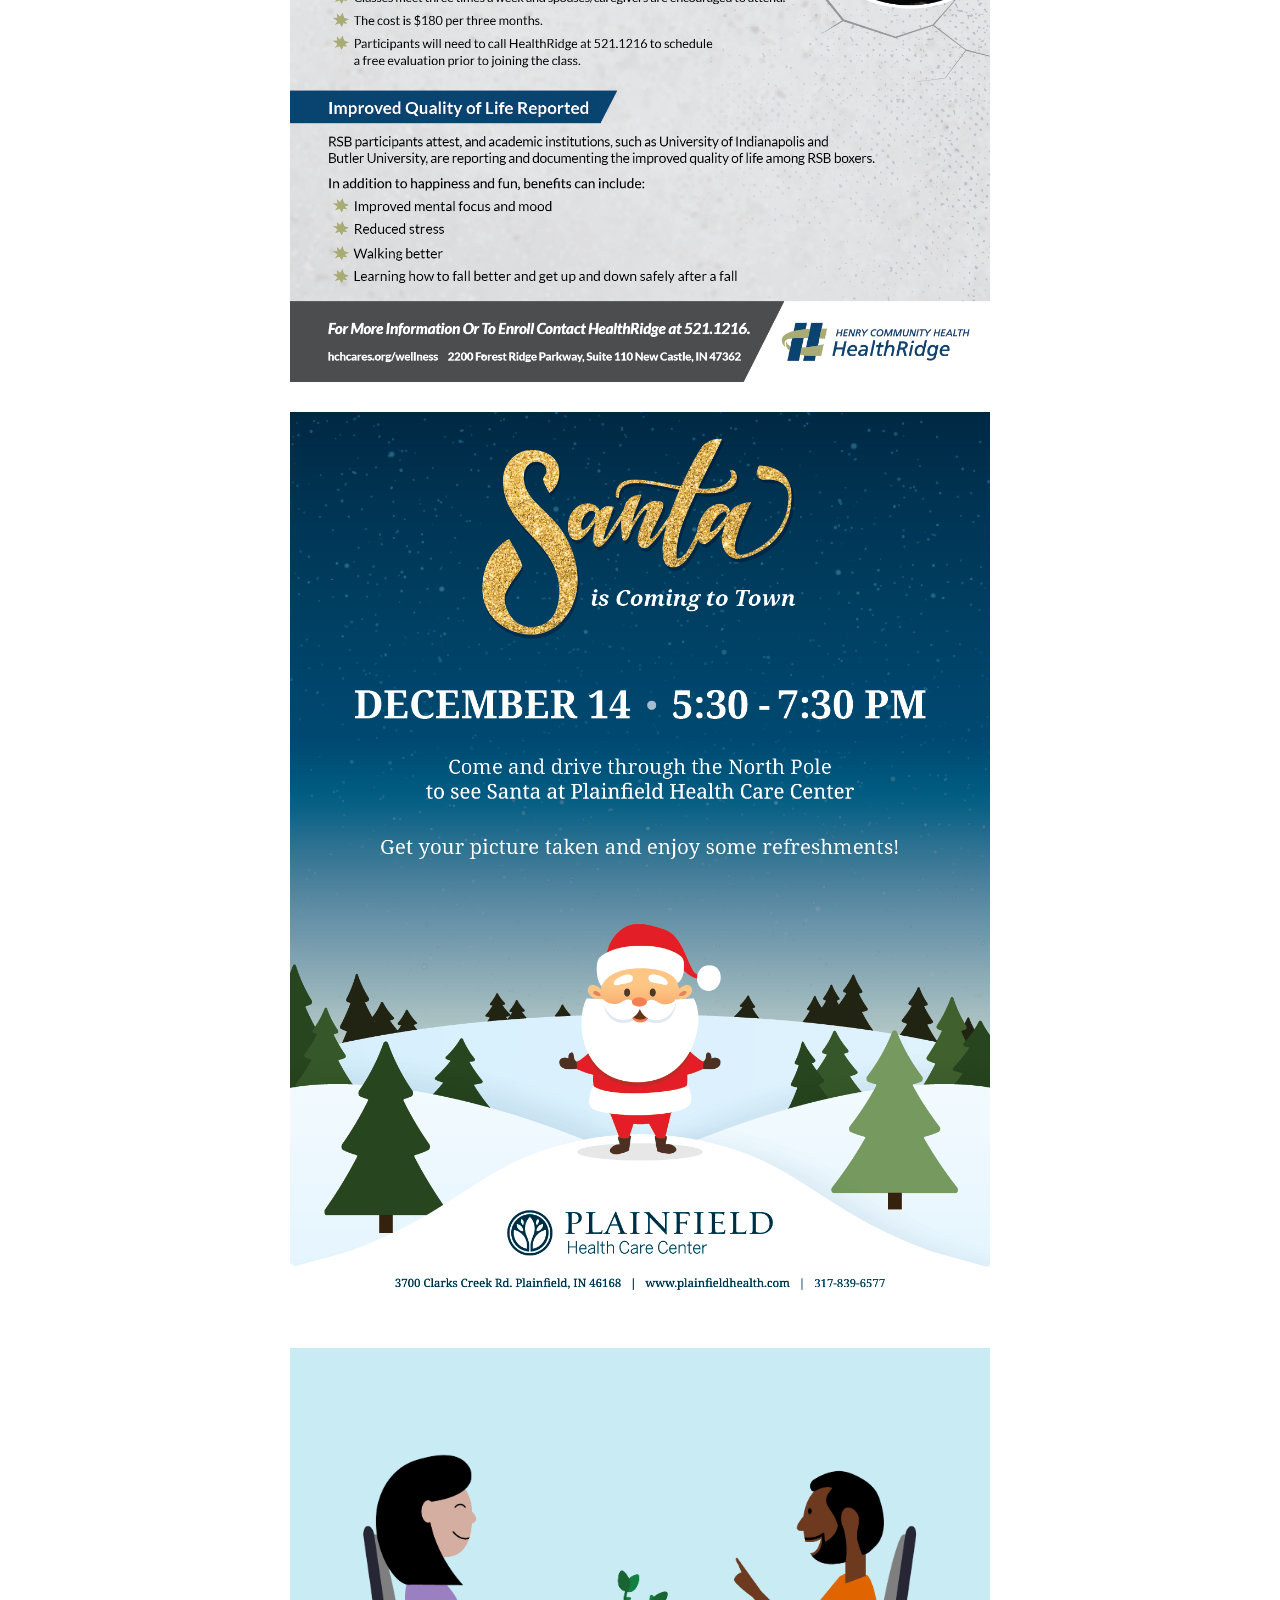
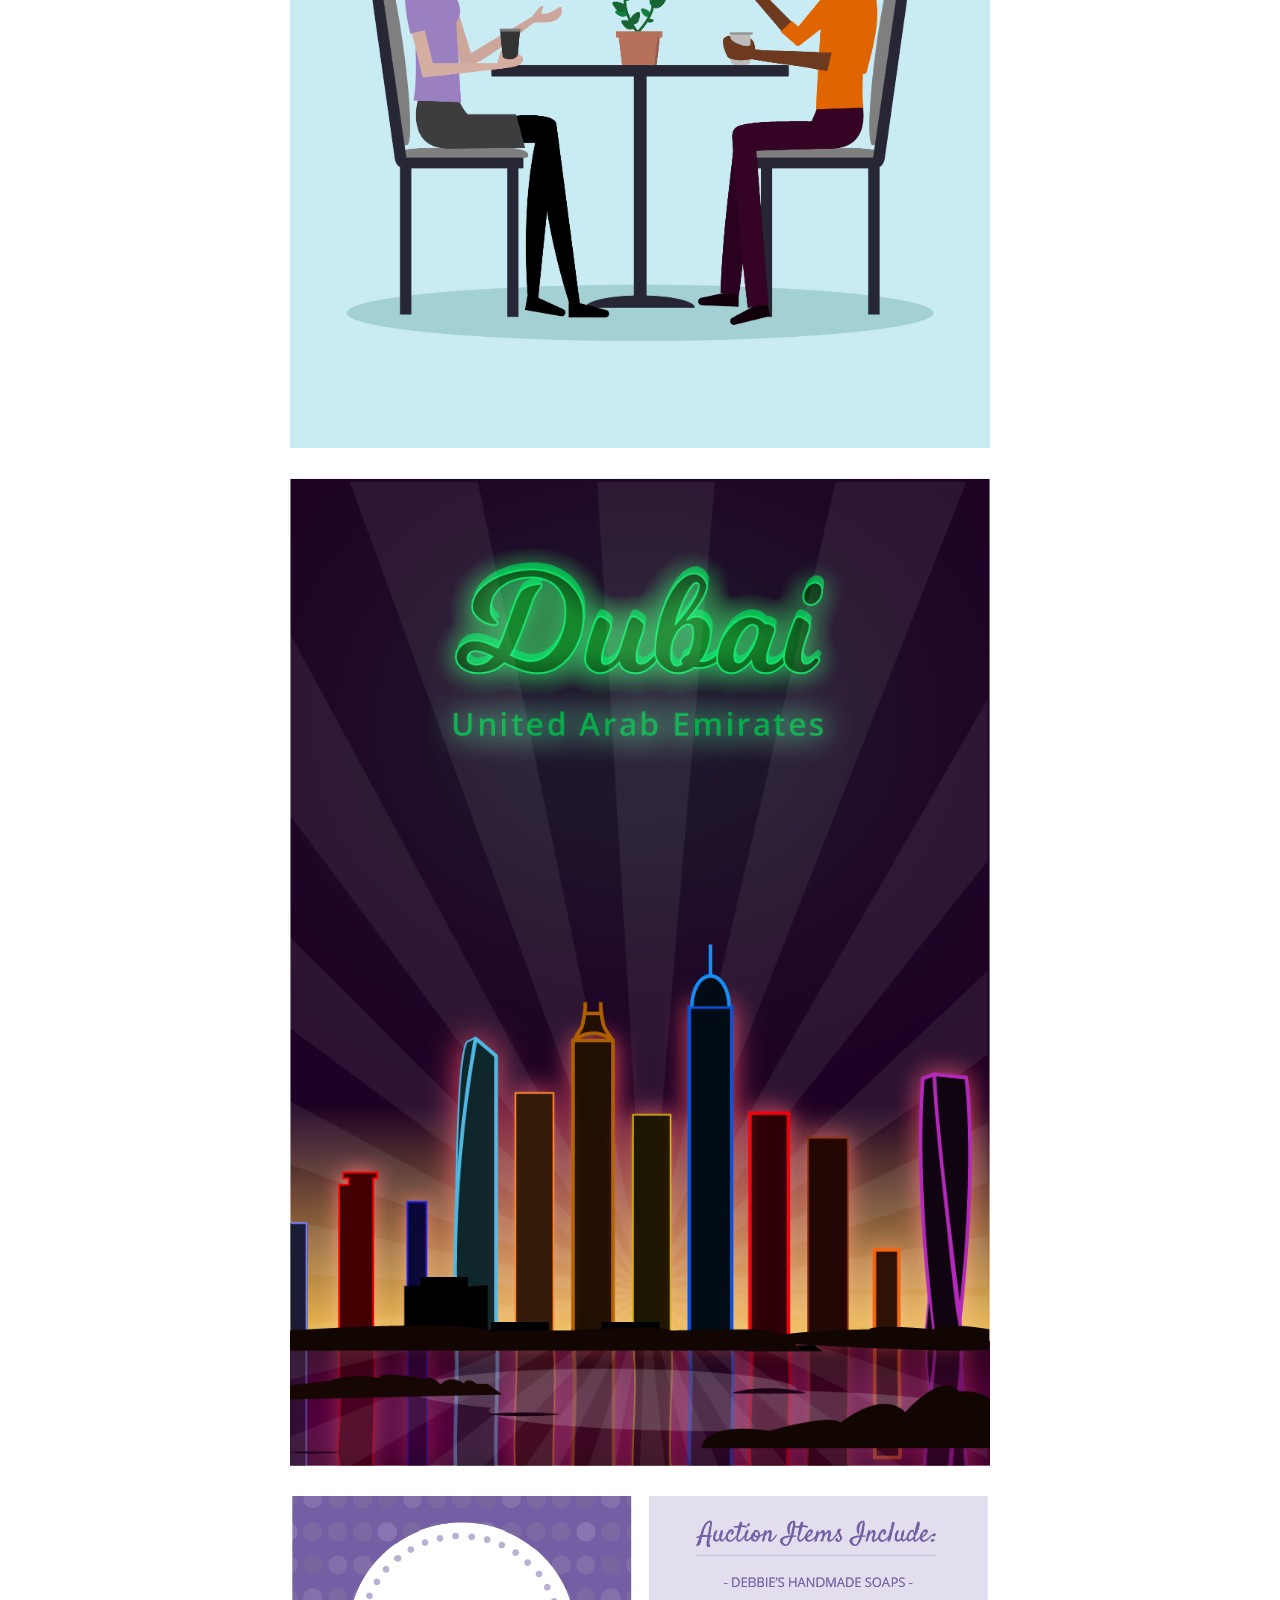
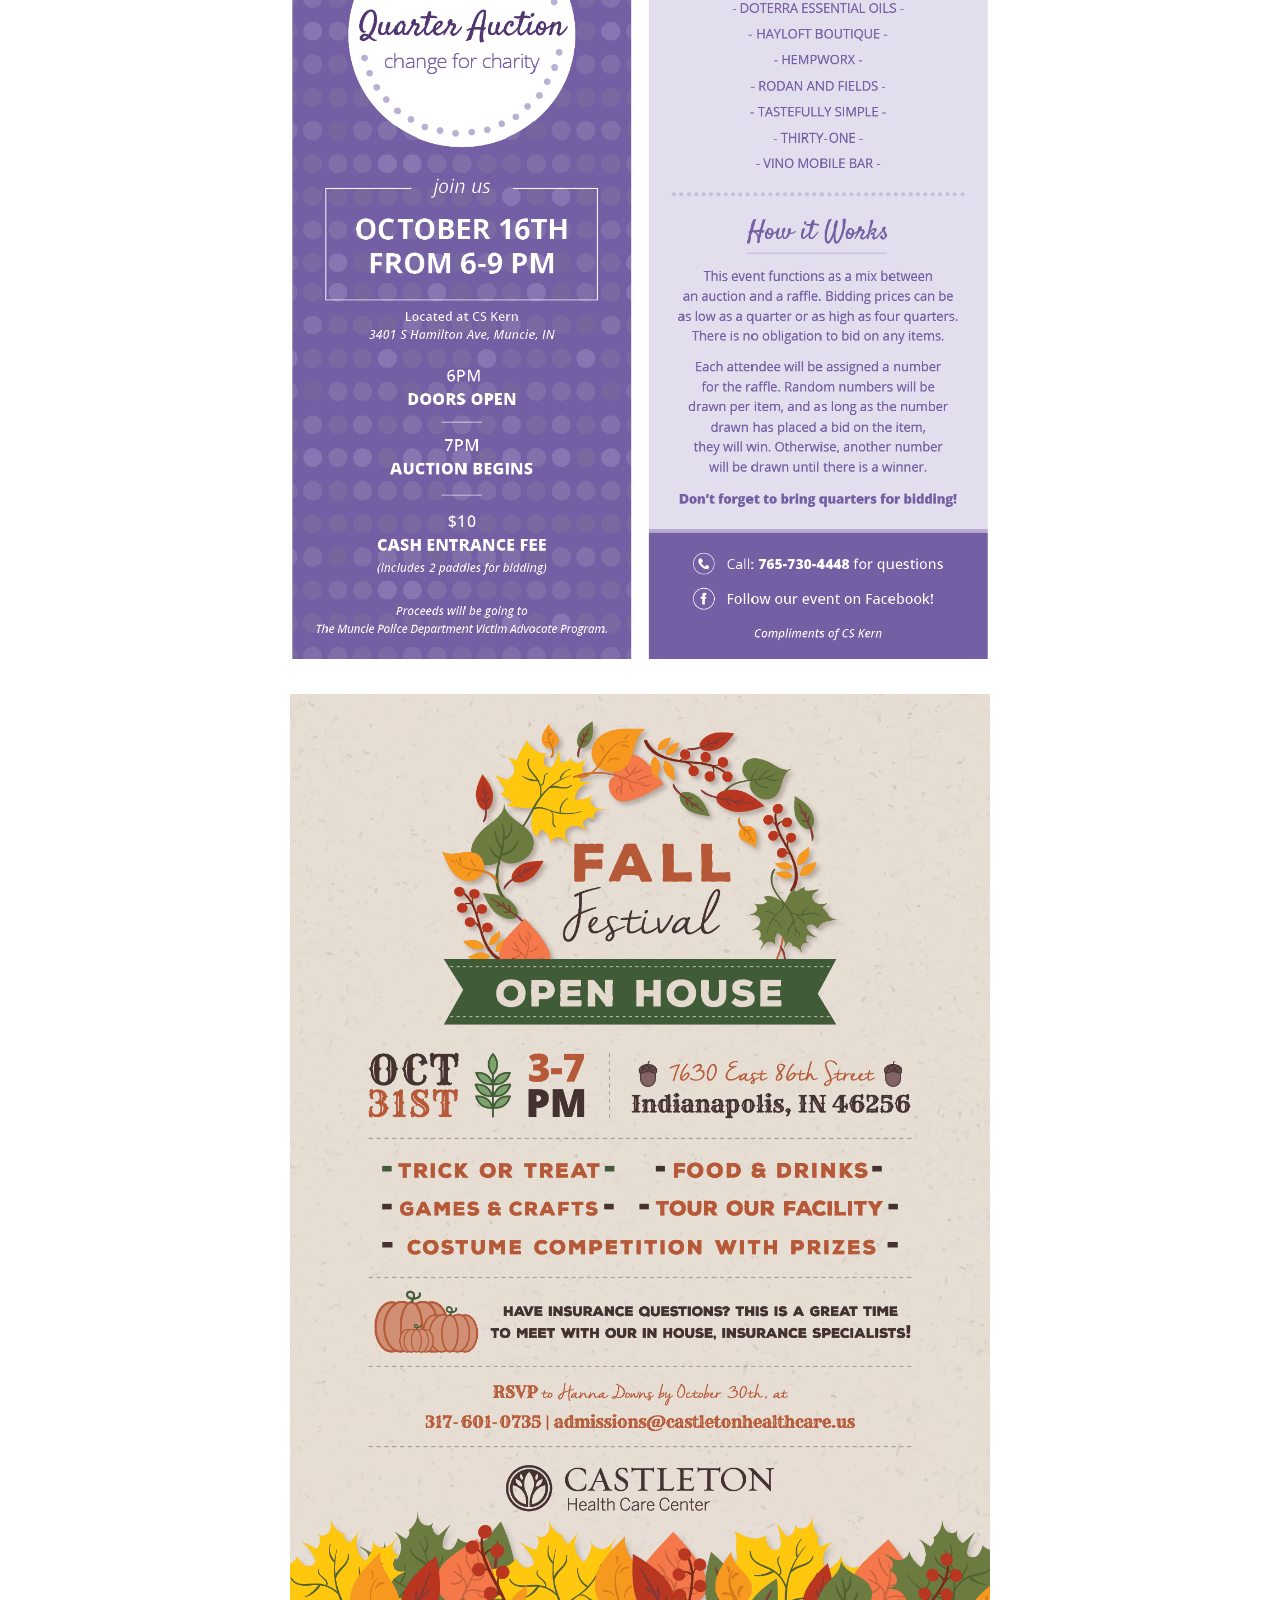
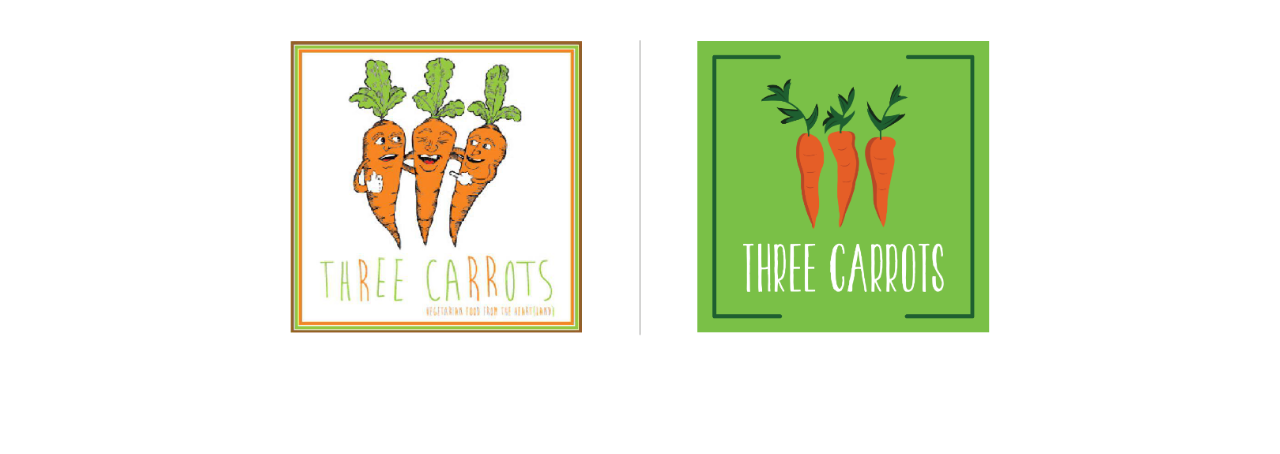
<file: print-design.html>
<!DOCTYPE html>
<html lang="en">
<head>
  <meta charset="UTF-8">
  <meta http-equiv="X-UA-Compatible" content="IE=edge">
  <meta name="viewport" content="width=device-width, initial-scale=1.0">
  <title>Kyleigh Teeters | Multimedia Designer</title>
  <link
  rel="stylesheet"
  href="https://cdnjs.cloudflare.com/ajax/libs/font-awesome/6.0.0/css/all.min.css"
  />
  <!-- MDB -->
<link rel="stylesheet" href="css/mdb.min.css" />
  <link rel="stylesheet" href="https://kh7722.github.io/website/css/main.min.css">
  <link rel="stylesheet" href="/css/main.min.css">
  <link rel="stylesheet" href="https://fonts.googleapis.com/css?family=Poppins">
  <link rel="stylesheet" href="https://cdnjs.cloudflare.com/ajax/libs/font-awesome/4.7.0/css/font-awesome.min.css">
</head>
<body>

 <!-- Start Navbar -->
 <nav class="navbar navbar-expand-lg bg-body-tertiary">
  <!-- Container wrapper -->
  <div class="container-fluid">
    <!-- Toggle button -->
    <button
      data-mdb-collapse-init
      class="navbar-toggler"
      type="button"
      data-mdb-target="#navbarCenteredExample"
      aria-controls="navbarCenteredExample"
      aria-expanded="false"
      aria-label="Toggle navigation"
    >
      <i class="fas fa-bars"></i>
    </button>

    <!-- Collapsible wrapper -->
    <div
      class="collapse navbar-collapse justify-content-center"
      id="navbarCenteredExample"
    >
      <!-- Left links -->
      <ul class="navbar-nav mb-2 mb-lg-0">
        <li class="nav-item">
          <a href="https://kh7722.github.io/website/">Home</a>
        </li>
        <li class="nav-item">
          <a href="#portfolio">Portfolio</a>
        </li>
        <li class="nav-item">
          <a href="#about">About Me</a>
        </li>
        <li class="nav-item">
          <a href="https://kh7722.github.io/website/documents/kyleigh-teeters-resume.pdf" target="_blank">Résumé</a>
        </li>
        <li class="nav-item">
          <a href="#connect">Connect</a>
        </li>
      </ul>
      <!-- Left links -->
    </div>
    <!-- Collapsible wrapper -->
  </div>
  <!-- Container wrapper -->
</nav>

<!-- End Navbar -->



<div class="design-sec">
<div class="container text-center">
<h1 class="mb-5">Print Design</h1>
<img src="https://kh7722.github.io/website/images/design/wedding-invite.jpg" alt="">
<img src="https://kh7722.github.io/website/images/design/rsvp.jpg" alt="">
<img src="https://kh7722.github.io/website/images/design/bingo-flyer.png" alt="" style="margin-top: 25px;">
<img src="https://kh7722.github.io/website/images/design/boxing-flyer.png" alt="">
<img src="https://kh7722.github.io/website/images/design/christmas-flyer.png" alt="">
<img src="https://kh7722.github.io/website/images/design/illustration.png" alt="">
<img src="https://kh7722.github.io/website/images/design/dubai-flyer.png" alt="" style="margin-bottom: 5px !important;">
<img src="https://kh7722.github.io/website/images/design/qa-01.png" alt="" class="spacing">
<img src="https://kh7722.github.io/website/images/design/fall-flyer.png" alt="">
<img src="https://kh7722.github.io/website/images/design/three-carrots-logo.png" alt="" class="spacing-two">
</div>
</div>


<script src="https://kh7722.github.io/website/js/custom.js"></script>
</body>
</html>
</file>
<file: css/main.min.css>
h1,.h1{font-family:Poppins !important}h2,.h2{font-family:Poppins !important;font-size:50px !important}p{font-size:22px}.btn{font-family:Poppins !important;font-size:25px !important;padding-left:50px !important;padding-right:50px !important;padding-top:15px !important;padding-bottom:15px !important;max-width:275px !important;color:#fff !important;border-radius:50px !important}.btn-primary{background-color:#601da0 !important}.btn-secondary{background-color:orange !important}.bg-beige{background-color:#fff5e0}.bg-body-tertiary{background-color:#601da0 !important}.navbar-nav .nav-item a:hover{color:orange !important}.navbar-nav li::before{content:"";font-family:none}.nav-item{padding-left:20px;padding-right:20px;font-size:25px}.nav-item a{color:#fff;font-family:"Poppins";text-decoration:none !important}.jumbo{background-size:cover;background-repeat:no-repeat;height:625px;background-position:left center !important}.jumbo-content{padding-top:115px}.jumbo-content p{font-family:Poppins;font-size:45px;margin-top:30px;margin-bottom:55px}.jumbo-content .heading{font-family:Poppins;font-weight:900;font-size:90px;line-height:115px;margin-top:50px;margin-bottom:0px !important}.jumbo-content .sub-heading{font-family:Poppins;font-size:40px}.jumbo-content .btn{margin-left:10px;margin-right:10px;border:4px solid #fff}.jumbo-content .jumbo-content .btn{box-shadow:none !important}.content-block-one h2,.content-block-one .h2{font-size:25px !important;color:#fff !important;margin-top:15px !important;margin-bottom:0px !important;font-family:"Poppins" !important}.content-block-one .card{border:0px solid !important;border-radius:30px;background-color:orange}.content-block-one p{font-family:Poppins;font-size:18px;margin-bottom:0px !important;color:#fff}.content-block-one a{color:#fff}.content-block-one .row{margin-right:calc(0*var(--bs-gutter-x)) !important;flex-wrap:unset !important;justify-content:center}.content-block-one .col-md-4{margin-left:50px;margin-right:50px}.content-block-one img{max-width:305px !important;border-top-right-radius:30px;border-top-left-radius:30px}.content-block-one .btn{border:4px solid #ffe1aa !important;font-size:22px !important;min-width:270px;margin:0px auto;margin-bottom:20px !important;box-shadow:none}.content-block-two{padding-top:80px;padding-bottom:80px;background-color:#601da0}.content-block-two .row{flex-wrap:unset !important}.content-block-two h2,.content-block-two .h2{color:#fff !important}.content-block-two p{color:#fff !important}.content-block-two .fa-li{text-align:left !important;width:100% !important}.content-block-two ul{list-style:none;margin:0 0 20px 50px;padding:0 0 0 0;text-align:left;position:relative}.content-block-two li{margin:0 0 0 0;position:relative;padding:8px 0 8px 45px;text-align:left;min-height:40px;line-height:27px;color:#fff;font-size:22px !important}.content-block-two li::before{content:"";display:inline-block;font-size:28px;font-family:"FontAwesome";font-weight:900;color:#fff;position:absolute;left:0;top:4px;height:100%;line-height:40px}.content-block-two .headshot{border-radius:1000px;height:550px;width:550px;background-size:cover;background-position:center center;background-position-y:-100px;background-repeat:no-repeat}.content-block-two .btn{border:4px solid #fff}.content-block-four img{box-shadow:20px 20px 50px gray;border-radius:15px}.content-block-four .card{background-color:#601da0;padding:40px;border:none;justify-content:center;box-shadow:20px 20px 50px gray;border-radius:15px}.content-block-four p{font-family:Poppins;font-size:27px}.content-block-four a{color:#fff}.content-block-four i{font-family:"FontAwesome";font-style:normal !important;font-size:40px;margin-right:10px;color:#fff}.content-block-four .fa-envelope{font-size:30px !important}/*!
 * Bootstrap  v5.2.3 (https://getbootstrap.com/)
 * Copyright 2011-2022 The Bootstrap Authors
 * Copyright 2011-2022 Twitter, Inc.
 * Licensed under MIT (https://github.com/twbs/bootstrap/blob/main/LICENSE)
 */:root{--bs-blue: #0d6efd;--bs-indigo: #6610f2;--bs-purple: #6f42c1;--bs-pink: #d63384;--bs-red: #dc3545;--bs-orange: #fd7e14;--bs-yellow: #ffc107;--bs-green: #198754;--bs-teal: #20c997;--bs-cyan: #0dcaf0;--bs-black: #000;--bs-white: #fff;--bs-gray: #6c757d;--bs-gray-dark: #343a40;--bs-gray-100: #f8f9fa;--bs-gray-200: #e9ecef;--bs-gray-300: #dee2e6;--bs-gray-400: #ced4da;--bs-gray-500: #adb5bd;--bs-gray-600: #6c757d;--bs-gray-700: #495057;--bs-gray-800: #343a40;--bs-gray-900: #212529;--bs-primary: #601da0;--bs-secondary: #ffa500;--bs-success: #198754;--bs-info: #0dcaf0;--bs-warning: #ffc107;--bs-danger: #dc3545;--bs-light: #f8f9fa;--bs-dark: #212529;--bs-primary-rgb: 96, 29, 160;--bs-secondary-rgb: 255, 165, 0;--bs-success-rgb: 25, 135, 84;--bs-info-rgb: 13, 202, 240;--bs-warning-rgb: 255, 193, 7;--bs-danger-rgb: 220, 53, 69;--bs-light-rgb: 248, 249, 250;--bs-dark-rgb: 33, 37, 41;--bs-white-rgb: 255, 255, 255;--bs-black-rgb: 0, 0, 0;--bs-body-color-rgb: 33, 37, 41;--bs-body-bg-rgb: 255, 255, 255;--bs-font-sans-serif: system-ui, -apple-system, "Segoe UI", Roboto, "Helvetica Neue", "Noto Sans", "Liberation Sans", Arial, sans-serif, "Apple Color Emoji", "Segoe UI Emoji", "Segoe UI Symbol", "Noto Color Emoji";--bs-font-monospace: SFMono-Regular, Menlo, Monaco, Consolas, "Liberation Mono", "Courier New", monospace;--bs-gradient: linear-gradient(180deg, rgba(255, 255, 255, 0.15), rgba(255, 255, 255, 0));--bs-body-font-family: var(--bs-font-sans-serif);--bs-body-font-size:1rem;--bs-body-font-weight: 400;--bs-body-line-height: 1.5;--bs-body-color: #212529;--bs-body-bg: #fff;--bs-border-width: 1px;--bs-border-style: solid;--bs-border-color: #dee2e6;--bs-border-color-translucent: rgba(0, 0, 0, 0.175);--bs-border-radius: 0.375rem;--bs-border-radius-sm: 0.25rem;--bs-border-radius-lg: 0.5rem;--bs-border-radius-xl: 1rem;--bs-border-radius-2xl: 2rem;--bs-border-radius-pill: 50rem;--bs-link-color: #601da0;--bs-link-hover-color: #4d1780;--bs-code-color: #d63384;--bs-highlight-bg: #fff3cd}*,*::before,*::after{box-sizing:border-box}@media(prefers-reduced-motion: no-preference){:root{scroll-behavior:smooth}}body{margin:0;font-family:var(--bs-body-font-family);font-size:var(--bs-body-font-size);font-weight:var(--bs-body-font-weight);line-height:var(--bs-body-line-height);color:var(--bs-body-color);text-align:var(--bs-body-text-align);background-color:var(--bs-body-bg);-webkit-text-size-adjust:100%;-webkit-tap-highlight-color:rgba(0,0,0,0)}hr{margin:1rem 0;color:inherit;border:0;border-top:1px solid;opacity:.25}h6,.h6,h5,.h5,h4,.h4,h3,.h3,h2,.h2,h1,.h1{margin-top:0;margin-bottom:.5rem;font-weight:500;line-height:1.2}h1,.h1{font-size:calc(1.375rem + 1.5vw)}@media(min-width: 1200px){h1,.h1{font-size:2.5rem}}h2,.h2{font-size:calc(1.325rem + 0.9vw)}@media(min-width: 1200px){h2,.h2{font-size:2rem}}h3,.h3{font-size:calc(1.3rem + 0.6vw)}@media(min-width: 1200px){h3,.h3{font-size:1.75rem}}h4,.h4{font-size:calc(1.275rem + 0.3vw)}@media(min-width: 1200px){h4,.h4{font-size:1.5rem}}h5,.h5{font-size:1.25rem}h6,.h6{font-size:1rem}p{margin-top:0;margin-bottom:1rem}abbr[title]{-webkit-text-decoration:underline dotted;text-decoration:underline dotted;cursor:help;-webkit-text-decoration-skip-ink:none;text-decoration-skip-ink:none}address{margin-bottom:1rem;font-style:normal;line-height:inherit}ol,ul{padding-left:2rem}ol,ul,dl{margin-top:0;margin-bottom:1rem}ol ol,ul ul,ol ul,ul ol{margin-bottom:0}dt{font-weight:700}dd{margin-bottom:.5rem;margin-left:0}blockquote{margin:0 0 1rem}b,strong{font-weight:bolder}small,.small{font-size:0.875em}mark,.mark{padding:.1875em;background-color:var(--bs-highlight-bg)}sub,sup{position:relative;font-size:0.75em;line-height:0;vertical-align:baseline}sub{bottom:-0.25em}sup{top:-0.5em}a{color:var(--bs-link-color);text-decoration:underline}a:hover{color:var(--bs-link-hover-color)}a:not([href]):not([class]),a:not([href]):not([class]):hover{color:inherit;text-decoration:none}pre,code,kbd,samp{font-family:var(--bs-font-monospace);font-size:1em}pre{display:block;margin-top:0;margin-bottom:1rem;overflow:auto;font-size:0.875em}pre code{font-size:inherit;color:inherit;word-break:normal}code{font-size:0.875em;color:var(--bs-code-color);word-wrap:break-word}a>code{color:inherit}kbd{padding:.1875rem .375rem;font-size:0.875em;color:var(--bs-body-bg);background-color:var(--bs-body-color);border-radius:.25rem}kbd kbd{padding:0;font-size:1em}figure{margin:0 0 1rem}img,svg{vertical-align:middle}table{caption-side:bottom;border-collapse:collapse}caption{padding-top:.5rem;padding-bottom:.5rem;color:#6c757d;text-align:left}th{text-align:inherit;text-align:-webkit-match-parent}thead,tbody,tfoot,tr,td,th{border-color:inherit;border-style:solid;border-width:0}label{display:inline-block}button{border-radius:0}button:focus:not(:focus-visible){outline:0}input,button,select,optgroup,textarea{margin:0;font-family:inherit;font-size:inherit;line-height:inherit}button,select{text-transform:none}[role=button]{cursor:pointer}select{word-wrap:normal}select:disabled{opacity:1}[list]:not([type=date]):not([type=datetime-local]):not([type=month]):not([type=week]):not([type=time])::-webkit-calendar-picker-indicator{display:none !important}button,[type=button],[type=reset],[type=submit]{-webkit-appearance:button}button:not(:disabled),[type=button]:not(:disabled),[type=reset]:not(:disabled),[type=submit]:not(:disabled){cursor:pointer}::-moz-focus-inner{padding:0;border-style:none}textarea{resize:vertical}fieldset{min-width:0;padding:0;margin:0;border:0}legend{float:left;width:100%;padding:0;margin-bottom:.5rem;font-size:calc(1.275rem + 0.3vw);line-height:inherit}@media(min-width: 1200px){legend{font-size:1.5rem}}legend+*{clear:left}::-webkit-datetime-edit-fields-wrapper,::-webkit-datetime-edit-text,::-webkit-datetime-edit-minute,::-webkit-datetime-edit-hour-field,::-webkit-datetime-edit-day-field,::-webkit-datetime-edit-month-field,::-webkit-datetime-edit-year-field{padding:0}::-webkit-inner-spin-button{height:auto}[type=search]{outline-offset:-2px;-webkit-appearance:textfield}::-webkit-search-decoration{-webkit-appearance:none}::-webkit-color-swatch-wrapper{padding:0}::file-selector-button{font:inherit;-webkit-appearance:button}output{display:inline-block}iframe{border:0}summary{display:list-item;cursor:pointer}progress{vertical-align:baseline}[hidden]{display:none !important}.lead{font-size:1.25rem;font-weight:300}.display-1{font-size:calc(1.625rem + 4.5vw);font-weight:300;line-height:1.2}@media(min-width: 1200px){.display-1{font-size:5rem}}.display-2{font-size:calc(1.575rem + 3.9vw);font-weight:300;line-height:1.2}@media(min-width: 1200px){.display-2{font-size:4.5rem}}.display-3{font-size:calc(1.525rem + 3.3vw);font-weight:300;line-height:1.2}@media(min-width: 1200px){.display-3{font-size:4rem}}.display-4{font-size:calc(1.475rem + 2.7vw);font-weight:300;line-height:1.2}@media(min-width: 1200px){.display-4{font-size:3.5rem}}.display-5{font-size:calc(1.425rem + 2.1vw);font-weight:300;line-height:1.2}@media(min-width: 1200px){.display-5{font-size:3rem}}.display-6{font-size:calc(1.375rem + 1.5vw);font-weight:300;line-height:1.2}@media(min-width: 1200px){.display-6{font-size:2.5rem}}.list-unstyled{padding-left:0;list-style:none}.list-inline{padding-left:0;list-style:none}.list-inline-item{display:inline-block}.list-inline-item:not(:last-child){margin-right:.5rem}.initialism{font-size:0.875em;text-transform:uppercase}.blockquote{margin-bottom:1rem;font-size:1.25rem}.blockquote>:last-child{margin-bottom:0}.blockquote-footer{margin-top:-1rem;margin-bottom:1rem;font-size:0.875em;color:#6c757d}.blockquote-footer::before{content:"— "}.img-fluid{max-width:100%;height:auto}.img-thumbnail{padding:.25rem;background-color:#fff;border:1px solid var(--bs-border-color);border-radius:.375rem;max-width:100%;height:auto}.figure{display:inline-block}.figure-img{margin-bottom:.5rem;line-height:1}.figure-caption{font-size:0.875em;color:#6c757d}.container,.container-fluid,.container-xxl,.container-xl,.container-lg,.container-md,.container-sm{--bs-gutter-x: 1.5rem;--bs-gutter-y: 0;width:100%;padding-right:calc(var(--bs-gutter-x)*.5);padding-left:calc(var(--bs-gutter-x)*.5);margin-right:auto;margin-left:auto}@media(min-width: 576px){.container-sm,.container{max-width:540px}}@media(min-width: 768px){.container-md,.container-sm,.container{max-width:720px}}@media(min-width: 992px){.container-lg,.container-md,.container-sm,.container{max-width:960px}}@media(min-width: 1200px){.container-xl,.container-lg,.container-md,.container-sm,.container{max-width:1140px}}@media(min-width: 1400px){.container-xxl,.container-xl,.container-lg,.container-md,.container-sm,.container{max-width:1320px}}.row{--bs-gutter-x: 1.5rem;--bs-gutter-y: 0;display:flex;flex-wrap:wrap;margin-top:calc(-1*var(--bs-gutter-y));margin-right:calc(-0.5*var(--bs-gutter-x));margin-left:calc(-0.5*var(--bs-gutter-x))}.row>*{flex-shrink:0;width:100%;max-width:100%;padding-right:calc(var(--bs-gutter-x)*.5);padding-left:calc(var(--bs-gutter-x)*.5);margin-top:var(--bs-gutter-y)}.col{flex:1 0 0%}.row-cols-auto>*{flex:0 0 auto;width:auto}.row-cols-1>*{flex:0 0 auto;width:100%}.row-cols-2>*{flex:0 0 auto;width:50%}.row-cols-3>*{flex:0 0 auto;width:33.3333333333%}.row-cols-4>*{flex:0 0 auto;width:25%}.row-cols-5>*{flex:0 0 auto;width:20%}.row-cols-6>*{flex:0 0 auto;width:16.6666666667%}.col-auto{flex:0 0 auto;width:auto}.col-1{flex:0 0 auto;width:8.33333333%}.col-2{flex:0 0 auto;width:16.66666667%}.col-3{flex:0 0 auto;width:25%}.col-4{flex:0 0 auto;width:33.33333333%}.col-5{flex:0 0 auto;width:41.66666667%}.col-6{flex:0 0 auto;width:50%}.col-7{flex:0 0 auto;width:58.33333333%}.col-8{flex:0 0 auto;width:66.66666667%}.col-9{flex:0 0 auto;width:75%}.col-10{flex:0 0 auto;width:83.33333333%}.col-11{flex:0 0 auto;width:91.66666667%}.col-12{flex:0 0 auto;width:100%}.offset-1{margin-left:8.33333333%}.offset-2{margin-left:16.66666667%}.offset-3{margin-left:25%}.offset-4{margin-left:33.33333333%}.offset-5{margin-left:41.66666667%}.offset-6{margin-left:50%}.offset-7{margin-left:58.33333333%}.offset-8{margin-left:66.66666667%}.offset-9{margin-left:75%}.offset-10{margin-left:83.33333333%}.offset-11{margin-left:91.66666667%}.g-0,.gx-0{--bs-gutter-x: 0}.g-0,.gy-0{--bs-gutter-y: 0}.g-1,.gx-1{--bs-gutter-x: 0.25rem}.g-1,.gy-1{--bs-gutter-y: 0.25rem}.g-2,.gx-2{--bs-gutter-x: 0.5rem}.g-2,.gy-2{--bs-gutter-y: 0.5rem}.g-3,.gx-3{--bs-gutter-x: 1rem}.g-3,.gy-3{--bs-gutter-y: 1rem}.g-4,.gx-4{--bs-gutter-x: 1.5rem}.g-4,.gy-4{--bs-gutter-y: 1.5rem}.g-5,.gx-5{--bs-gutter-x: 3rem}.g-5,.gy-5{--bs-gutter-y: 3rem}@media(min-width: 576px){.col-sm{flex:1 0 0%}.row-cols-sm-auto>*{flex:0 0 auto;width:auto}.row-cols-sm-1>*{flex:0 0 auto;width:100%}.row-cols-sm-2>*{flex:0 0 auto;width:50%}.row-cols-sm-3>*{flex:0 0 auto;width:33.3333333333%}.row-cols-sm-4>*{flex:0 0 auto;width:25%}.row-cols-sm-5>*{flex:0 0 auto;width:20%}.row-cols-sm-6>*{flex:0 0 auto;width:16.6666666667%}.col-sm-auto{flex:0 0 auto;width:auto}.col-sm-1{flex:0 0 auto;width:8.33333333%}.col-sm-2{flex:0 0 auto;width:16.66666667%}.col-sm-3{flex:0 0 auto;width:25%}.col-sm-4{flex:0 0 auto;width:33.33333333%}.col-sm-5{flex:0 0 auto;width:41.66666667%}.col-sm-6{flex:0 0 auto;width:50%}.col-sm-7{flex:0 0 auto;width:58.33333333%}.col-sm-8{flex:0 0 auto;width:66.66666667%}.col-sm-9{flex:0 0 auto;width:75%}.col-sm-10{flex:0 0 auto;width:83.33333333%}.col-sm-11{flex:0 0 auto;width:91.66666667%}.col-sm-12{flex:0 0 auto;width:100%}.offset-sm-0{margin-left:0}.offset-sm-1{margin-left:8.33333333%}.offset-sm-2{margin-left:16.66666667%}.offset-sm-3{margin-left:25%}.offset-sm-4{margin-left:33.33333333%}.offset-sm-5{margin-left:41.66666667%}.offset-sm-6{margin-left:50%}.offset-sm-7{margin-left:58.33333333%}.offset-sm-8{margin-left:66.66666667%}.offset-sm-9{margin-left:75%}.offset-sm-10{margin-left:83.33333333%}.offset-sm-11{margin-left:91.66666667%}.g-sm-0,.gx-sm-0{--bs-gutter-x: 0}.g-sm-0,.gy-sm-0{--bs-gutter-y: 0}.g-sm-1,.gx-sm-1{--bs-gutter-x: 0.25rem}.g-sm-1,.gy-sm-1{--bs-gutter-y: 0.25rem}.g-sm-2,.gx-sm-2{--bs-gutter-x: 0.5rem}.g-sm-2,.gy-sm-2{--bs-gutter-y: 0.5rem}.g-sm-3,.gx-sm-3{--bs-gutter-x: 1rem}.g-sm-3,.gy-sm-3{--bs-gutter-y: 1rem}.g-sm-4,.gx-sm-4{--bs-gutter-x: 1.5rem}.g-sm-4,.gy-sm-4{--bs-gutter-y: 1.5rem}.g-sm-5,.gx-sm-5{--bs-gutter-x: 3rem}.g-sm-5,.gy-sm-5{--bs-gutter-y: 3rem}}@media(min-width: 768px){.col-md{flex:1 0 0%}.row-cols-md-auto>*{flex:0 0 auto;width:auto}.row-cols-md-1>*{flex:0 0 auto;width:100%}.row-cols-md-2>*{flex:0 0 auto;width:50%}.row-cols-md-3>*{flex:0 0 auto;width:33.3333333333%}.row-cols-md-4>*{flex:0 0 auto;width:25%}.row-cols-md-5>*{flex:0 0 auto;width:20%}.row-cols-md-6>*{flex:0 0 auto;width:16.6666666667%}.col-md-auto{flex:0 0 auto;width:auto}.col-md-1{flex:0 0 auto;width:8.33333333%}.col-md-2{flex:0 0 auto;width:16.66666667%}.col-md-3{flex:0 0 auto;width:25%}.col-md-4{flex:0 0 auto;width:33.33333333%}.col-md-5{flex:0 0 auto;width:41.66666667%}.col-md-6{flex:0 0 auto;width:50%}.col-md-7{flex:0 0 auto;width:58.33333333%}.col-md-8{flex:0 0 auto;width:66.66666667%}.col-md-9{flex:0 0 auto;width:75%}.col-md-10{flex:0 0 auto;width:83.33333333%}.col-md-11{flex:0 0 auto;width:91.66666667%}.col-md-12{flex:0 0 auto;width:100%}.offset-md-0{margin-left:0}.offset-md-1{margin-left:8.33333333%}.offset-md-2{margin-left:16.66666667%}.offset-md-3{margin-left:25%}.offset-md-4{margin-left:33.33333333%}.offset-md-5{margin-left:41.66666667%}.offset-md-6{margin-left:50%}.offset-md-7{margin-left:58.33333333%}.offset-md-8{margin-left:66.66666667%}.offset-md-9{margin-left:75%}.offset-md-10{margin-left:83.33333333%}.offset-md-11{margin-left:91.66666667%}.g-md-0,.gx-md-0{--bs-gutter-x: 0}.g-md-0,.gy-md-0{--bs-gutter-y: 0}.g-md-1,.gx-md-1{--bs-gutter-x: 0.25rem}.g-md-1,.gy-md-1{--bs-gutter-y: 0.25rem}.g-md-2,.gx-md-2{--bs-gutter-x: 0.5rem}.g-md-2,.gy-md-2{--bs-gutter-y: 0.5rem}.g-md-3,.gx-md-3{--bs-gutter-x: 1rem}.g-md-3,.gy-md-3{--bs-gutter-y: 1rem}.g-md-4,.gx-md-4{--bs-gutter-x: 1.5rem}.g-md-4,.gy-md-4{--bs-gutter-y: 1.5rem}.g-md-5,.gx-md-5{--bs-gutter-x: 3rem}.g-md-5,.gy-md-5{--bs-gutter-y: 3rem}}@media(min-width: 992px){.col-lg{flex:1 0 0%}.row-cols-lg-auto>*{flex:0 0 auto;width:auto}.row-cols-lg-1>*{flex:0 0 auto;width:100%}.row-cols-lg-2>*{flex:0 0 auto;width:50%}.row-cols-lg-3>*{flex:0 0 auto;width:33.3333333333%}.row-cols-lg-4>*{flex:0 0 auto;width:25%}.row-cols-lg-5>*{flex:0 0 auto;width:20%}.row-cols-lg-6>*{flex:0 0 auto;width:16.6666666667%}.col-lg-auto{flex:0 0 auto;width:auto}.col-lg-1{flex:0 0 auto;width:8.33333333%}.col-lg-2{flex:0 0 auto;width:16.66666667%}.col-lg-3{flex:0 0 auto;width:25%}.col-lg-4{flex:0 0 auto;width:33.33333333%}.col-lg-5{flex:0 0 auto;width:41.66666667%}.col-lg-6{flex:0 0 auto;width:50%}.col-lg-7{flex:0 0 auto;width:58.33333333%}.col-lg-8{flex:0 0 auto;width:66.66666667%}.col-lg-9{flex:0 0 auto;width:75%}.col-lg-10{flex:0 0 auto;width:83.33333333%}.col-lg-11{flex:0 0 auto;width:91.66666667%}.col-lg-12{flex:0 0 auto;width:100%}.offset-lg-0{margin-left:0}.offset-lg-1{margin-left:8.33333333%}.offset-lg-2{margin-left:16.66666667%}.offset-lg-3{margin-left:25%}.offset-lg-4{margin-left:33.33333333%}.offset-lg-5{margin-left:41.66666667%}.offset-lg-6{margin-left:50%}.offset-lg-7{margin-left:58.33333333%}.offset-lg-8{margin-left:66.66666667%}.offset-lg-9{margin-left:75%}.offset-lg-10{margin-left:83.33333333%}.offset-lg-11{margin-left:91.66666667%}.g-lg-0,.gx-lg-0{--bs-gutter-x: 0}.g-lg-0,.gy-lg-0{--bs-gutter-y: 0}.g-lg-1,.gx-lg-1{--bs-gutter-x: 0.25rem}.g-lg-1,.gy-lg-1{--bs-gutter-y: 0.25rem}.g-lg-2,.gx-lg-2{--bs-gutter-x: 0.5rem}.g-lg-2,.gy-lg-2{--bs-gutter-y: 0.5rem}.g-lg-3,.gx-lg-3{--bs-gutter-x: 1rem}.g-lg-3,.gy-lg-3{--bs-gutter-y: 1rem}.g-lg-4,.gx-lg-4{--bs-gutter-x: 1.5rem}.g-lg-4,.gy-lg-4{--bs-gutter-y: 1.5rem}.g-lg-5,.gx-lg-5{--bs-gutter-x: 3rem}.g-lg-5,.gy-lg-5{--bs-gutter-y: 3rem}}@media(min-width: 1200px){.col-xl{flex:1 0 0%}.row-cols-xl-auto>*{flex:0 0 auto;width:auto}.row-cols-xl-1>*{flex:0 0 auto;width:100%}.row-cols-xl-2>*{flex:0 0 auto;width:50%}.row-cols-xl-3>*{flex:0 0 auto;width:33.3333333333%}.row-cols-xl-4>*{flex:0 0 auto;width:25%}.row-cols-xl-5>*{flex:0 0 auto;width:20%}.row-cols-xl-6>*{flex:0 0 auto;width:16.6666666667%}.col-xl-auto{flex:0 0 auto;width:auto}.col-xl-1{flex:0 0 auto;width:8.33333333%}.col-xl-2{flex:0 0 auto;width:16.66666667%}.col-xl-3{flex:0 0 auto;width:25%}.col-xl-4{flex:0 0 auto;width:33.33333333%}.col-xl-5{flex:0 0 auto;width:41.66666667%}.col-xl-6{flex:0 0 auto;width:50%}.col-xl-7{flex:0 0 auto;width:58.33333333%}.col-xl-8{flex:0 0 auto;width:66.66666667%}.col-xl-9{flex:0 0 auto;width:75%}.col-xl-10{flex:0 0 auto;width:83.33333333%}.col-xl-11{flex:0 0 auto;width:91.66666667%}.col-xl-12{flex:0 0 auto;width:100%}.offset-xl-0{margin-left:0}.offset-xl-1{margin-left:8.33333333%}.offset-xl-2{margin-left:16.66666667%}.offset-xl-3{margin-left:25%}.offset-xl-4{margin-left:33.33333333%}.offset-xl-5{margin-left:41.66666667%}.offset-xl-6{margin-left:50%}.offset-xl-7{margin-left:58.33333333%}.offset-xl-8{margin-left:66.66666667%}.offset-xl-9{margin-left:75%}.offset-xl-10{margin-left:83.33333333%}.offset-xl-11{margin-left:91.66666667%}.g-xl-0,.gx-xl-0{--bs-gutter-x: 0}.g-xl-0,.gy-xl-0{--bs-gutter-y: 0}.g-xl-1,.gx-xl-1{--bs-gutter-x: 0.25rem}.g-xl-1,.gy-xl-1{--bs-gutter-y: 0.25rem}.g-xl-2,.gx-xl-2{--bs-gutter-x: 0.5rem}.g-xl-2,.gy-xl-2{--bs-gutter-y: 0.5rem}.g-xl-3,.gx-xl-3{--bs-gutter-x: 1rem}.g-xl-3,.gy-xl-3{--bs-gutter-y: 1rem}.g-xl-4,.gx-xl-4{--bs-gutter-x: 1.5rem}.g-xl-4,.gy-xl-4{--bs-gutter-y: 1.5rem}.g-xl-5,.gx-xl-5{--bs-gutter-x: 3rem}.g-xl-5,.gy-xl-5{--bs-gutter-y: 3rem}}@media(min-width: 1400px){.col-xxl{flex:1 0 0%}.row-cols-xxl-auto>*{flex:0 0 auto;width:auto}.row-cols-xxl-1>*{flex:0 0 auto;width:100%}.row-cols-xxl-2>*{flex:0 0 auto;width:50%}.row-cols-xxl-3>*{flex:0 0 auto;width:33.3333333333%}.row-cols-xxl-4>*{flex:0 0 auto;width:25%}.row-cols-xxl-5>*{flex:0 0 auto;width:20%}.row-cols-xxl-6>*{flex:0 0 auto;width:16.6666666667%}.col-xxl-auto{flex:0 0 auto;width:auto}.col-xxl-1{flex:0 0 auto;width:8.33333333%}.col-xxl-2{flex:0 0 auto;width:16.66666667%}.col-xxl-3{flex:0 0 auto;width:25%}.col-xxl-4{flex:0 0 auto;width:33.33333333%}.col-xxl-5{flex:0 0 auto;width:41.66666667%}.col-xxl-6{flex:0 0 auto;width:50%}.col-xxl-7{flex:0 0 auto;width:58.33333333%}.col-xxl-8{flex:0 0 auto;width:66.66666667%}.col-xxl-9{flex:0 0 auto;width:75%}.col-xxl-10{flex:0 0 auto;width:83.33333333%}.col-xxl-11{flex:0 0 auto;width:91.66666667%}.col-xxl-12{flex:0 0 auto;width:100%}.offset-xxl-0{margin-left:0}.offset-xxl-1{margin-left:8.33333333%}.offset-xxl-2{margin-left:16.66666667%}.offset-xxl-3{margin-left:25%}.offset-xxl-4{margin-left:33.33333333%}.offset-xxl-5{margin-left:41.66666667%}.offset-xxl-6{margin-left:50%}.offset-xxl-7{margin-left:58.33333333%}.offset-xxl-8{margin-left:66.66666667%}.offset-xxl-9{margin-left:75%}.offset-xxl-10{margin-left:83.33333333%}.offset-xxl-11{margin-left:91.66666667%}.g-xxl-0,.gx-xxl-0{--bs-gutter-x: 0}.g-xxl-0,.gy-xxl-0{--bs-gutter-y: 0}.g-xxl-1,.gx-xxl-1{--bs-gutter-x: 0.25rem}.g-xxl-1,.gy-xxl-1{--bs-gutter-y: 0.25rem}.g-xxl-2,.gx-xxl-2{--bs-gutter-x: 0.5rem}.g-xxl-2,.gy-xxl-2{--bs-gutter-y: 0.5rem}.g-xxl-3,.gx-xxl-3{--bs-gutter-x: 1rem}.g-xxl-3,.gy-xxl-3{--bs-gutter-y: 1rem}.g-xxl-4,.gx-xxl-4{--bs-gutter-x: 1.5rem}.g-xxl-4,.gy-xxl-4{--bs-gutter-y: 1.5rem}.g-xxl-5,.gx-xxl-5{--bs-gutter-x: 3rem}.g-xxl-5,.gy-xxl-5{--bs-gutter-y: 3rem}}.table{--bs-table-color: var(--bs-body-color);--bs-table-bg: transparent;--bs-table-border-color: var(--bs-border-color);--bs-table-accent-bg: transparent;--bs-table-striped-color: var(--bs-body-color);--bs-table-striped-bg: rgba(0, 0, 0, 0.05);--bs-table-active-color: var(--bs-body-color);--bs-table-active-bg: rgba(0, 0, 0, 0.1);--bs-table-hover-color: var(--bs-body-color);--bs-table-hover-bg: rgba(0, 0, 0, 0.075);width:100%;margin-bottom:1rem;color:var(--bs-table-color);vertical-align:top;border-color:var(--bs-table-border-color)}.table>:not(caption)>*>*{padding:.5rem .5rem;background-color:var(--bs-table-bg);border-bottom-width:1px;box-shadow:inset 0 0 0 9999px var(--bs-table-accent-bg)}.table>tbody{vertical-align:inherit}.table>thead{vertical-align:bottom}.table-group-divider{border-top:2px solid currentcolor}.caption-top{caption-side:top}.table-sm>:not(caption)>*>*{padding:.25rem .25rem}.table-bordered>:not(caption)>*{border-width:1px 0}.table-bordered>:not(caption)>*>*{border-width:0 1px}.table-borderless>:not(caption)>*>*{border-bottom-width:0}.table-borderless>:not(:first-child){border-top-width:0}.table-striped>tbody>tr:nth-of-type(odd)>*{--bs-table-accent-bg: var(--bs-table-striped-bg);color:var(--bs-table-striped-color)}.table-striped-columns>:not(caption)>tr>:nth-child(even){--bs-table-accent-bg: var(--bs-table-striped-bg);color:var(--bs-table-striped-color)}.table-active{--bs-table-accent-bg: var(--bs-table-active-bg);color:var(--bs-table-active-color)}.table-hover>tbody>tr:hover>*{--bs-table-accent-bg: var(--bs-table-hover-bg);color:var(--bs-table-hover-color)}.table-primary{--bs-table-color: #000;--bs-table-bg: #dfd2ec;--bs-table-border-color: #c9bdd4;--bs-table-striped-bg: #d4c8e0;--bs-table-striped-color: #000;--bs-table-active-bg: #c9bdd4;--bs-table-active-color: #000;--bs-table-hover-bg: #cec2da;--bs-table-hover-color: #000;color:var(--bs-table-color);border-color:var(--bs-table-border-color)}.table-secondary{--bs-table-color: #000;--bs-table-bg: #ffedcc;--bs-table-border-color: #e6d5b8;--bs-table-striped-bg: #f2e1c2;--bs-table-striped-color: #000;--bs-table-active-bg: #e6d5b8;--bs-table-active-color: #000;--bs-table-hover-bg: #ecdbbd;--bs-table-hover-color: #000;color:var(--bs-table-color);border-color:var(--bs-table-border-color)}.table-success{--bs-table-color: #000;--bs-table-bg: #d1e7dd;--bs-table-border-color: #bcd0c7;--bs-table-striped-bg: #c7dbd2;--bs-table-striped-color: #000;--bs-table-active-bg: #bcd0c7;--bs-table-active-color: #000;--bs-table-hover-bg: #c1d6cc;--bs-table-hover-color: #000;color:var(--bs-table-color);border-color:var(--bs-table-border-color)}.table-info{--bs-table-color: #000;--bs-table-bg: #cff4fc;--bs-table-border-color: #badce3;--bs-table-striped-bg: #c5e8ef;--bs-table-striped-color: #000;--bs-table-active-bg: #badce3;--bs-table-active-color: #000;--bs-table-hover-bg: #bfe2e9;--bs-table-hover-color: #000;color:var(--bs-table-color);border-color:var(--bs-table-border-color)}.table-warning{--bs-table-color: #000;--bs-table-bg: #fff3cd;--bs-table-border-color: #e6dbb9;--bs-table-striped-bg: #f2e7c3;--bs-table-striped-color: #000;--bs-table-active-bg: #e6dbb9;--bs-table-active-color: #000;--bs-table-hover-bg: #ece1be;--bs-table-hover-color: #000;color:var(--bs-table-color);border-color:var(--bs-table-border-color)}.table-danger{--bs-table-color: #000;--bs-table-bg: #f8d7da;--bs-table-border-color: #dfc2c4;--bs-table-striped-bg: #eccccf;--bs-table-striped-color: #000;--bs-table-active-bg: #dfc2c4;--bs-table-active-color: #000;--bs-table-hover-bg: #e5c7ca;--bs-table-hover-color: #000;color:var(--bs-table-color);border-color:var(--bs-table-border-color)}.table-light{--bs-table-color: #000;--bs-table-bg: #f8f9fa;--bs-table-border-color: #dfe0e1;--bs-table-striped-bg: #ecedee;--bs-table-striped-color: #000;--bs-table-active-bg: #dfe0e1;--bs-table-active-color: #000;--bs-table-hover-bg: #e5e6e7;--bs-table-hover-color: #000;color:var(--bs-table-color);border-color:var(--bs-table-border-color)}.table-dark{--bs-table-color: #fff;--bs-table-bg: #212529;--bs-table-border-color: #373b3e;--bs-table-striped-bg: #2c3034;--bs-table-striped-color: #fff;--bs-table-active-bg: #373b3e;--bs-table-active-color: #fff;--bs-table-hover-bg: #323539;--bs-table-hover-color: #fff;color:var(--bs-table-color);border-color:var(--bs-table-border-color)}.table-responsive{overflow-x:auto;-webkit-overflow-scrolling:touch}@media(max-width: 575.98px){.table-responsive-sm{overflow-x:auto;-webkit-overflow-scrolling:touch}}@media(max-width: 767.98px){.table-responsive-md{overflow-x:auto;-webkit-overflow-scrolling:touch}}@media(max-width: 991.98px){.table-responsive-lg{overflow-x:auto;-webkit-overflow-scrolling:touch}}@media(max-width: 1199.98px){.table-responsive-xl{overflow-x:auto;-webkit-overflow-scrolling:touch}}@media(max-width: 1399.98px){.table-responsive-xxl{overflow-x:auto;-webkit-overflow-scrolling:touch}}.form-label{margin-bottom:.5rem}.col-form-label{padding-top:calc(0.375rem + 1px);padding-bottom:calc(0.375rem + 1px);margin-bottom:0;font-size:inherit;line-height:1.5}.col-form-label-lg{padding-top:calc(0.5rem + 1px);padding-bottom:calc(0.5rem + 1px);font-size:1.25rem}.col-form-label-sm{padding-top:calc(0.25rem + 1px);padding-bottom:calc(0.25rem + 1px);font-size:0.875rem}.form-text{margin-top:.25rem;font-size:0.875em;color:#6c757d}.form-control{display:block;width:100%;padding:.375rem .75rem;font-size:1rem;font-weight:400;line-height:1.5;color:#212529;background-color:#fff;background-clip:padding-box;border:1px solid #ced4da;-webkit-appearance:none;-moz-appearance:none;appearance:none;border-radius:.375rem;transition:border-color .15s ease-in-out,box-shadow .15s ease-in-out}@media(prefers-reduced-motion: reduce){.form-control{transition:none}}.form-control[type=file]{overflow:hidden}.form-control[type=file]:not(:disabled):not([readonly]){cursor:pointer}.form-control:focus{color:#212529;background-color:#fff;border-color:#b08ed0;outline:0;box-shadow:0 0 0 .25rem rgba(96,29,160,.25)}.form-control::-webkit-date-and-time-value{height:1.5em}.form-control::-moz-placeholder{color:#6c757d;opacity:1}.form-control::placeholder{color:#6c757d;opacity:1}.form-control:disabled{background-color:#e9ecef;opacity:1}.form-control::file-selector-button{padding:.375rem .75rem;margin:-0.375rem -0.75rem;margin-inline-end:.75rem;color:#212529;background-color:#e9ecef;pointer-events:none;border-color:inherit;border-style:solid;border-width:0;border-inline-end-width:1px;border-radius:0;transition:color .15s ease-in-out,background-color .15s ease-in-out,border-color .15s ease-in-out,box-shadow .15s ease-in-out}@media(prefers-reduced-motion: reduce){.form-control::file-selector-button{transition:none}}.form-control:hover:not(:disabled):not([readonly])::file-selector-button{background-color:#dde0e3}.form-control-plaintext{display:block;width:100%;padding:.375rem 0;margin-bottom:0;line-height:1.5;color:#212529;background-color:rgba(0,0,0,0);border:solid rgba(0,0,0,0);border-width:1px 0}.form-control-plaintext:focus{outline:0}.form-control-plaintext.form-control-sm,.form-control-plaintext.form-control-lg{padding-right:0;padding-left:0}.form-control-sm{min-height:calc(1.5em + 0.5rem + 2px);padding:.25rem .5rem;font-size:0.875rem;border-radius:.25rem}.form-control-sm::file-selector-button{padding:.25rem .5rem;margin:-0.25rem -0.5rem;margin-inline-end:.5rem}.form-control-lg{min-height:calc(1.5em + 1rem + 2px);padding:.5rem 1rem;font-size:1.25rem;border-radius:.5rem}.form-control-lg::file-selector-button{padding:.5rem 1rem;margin:-0.5rem -1rem;margin-inline-end:1rem}textarea.form-control{min-height:calc(1.5em + 0.75rem + 2px)}textarea.form-control-sm{min-height:calc(1.5em + 0.5rem + 2px)}textarea.form-control-lg{min-height:calc(1.5em + 1rem + 2px)}.form-control-color{width:3rem;height:calc(1.5em + 0.75rem + 2px);padding:.375rem}.form-control-color:not(:disabled):not([readonly]){cursor:pointer}.form-control-color::-moz-color-swatch{border:0 !important;border-radius:.375rem}.form-control-color::-webkit-color-swatch{border-radius:.375rem}.form-control-color.form-control-sm{height:calc(1.5em + 0.5rem + 2px)}.form-control-color.form-control-lg{height:calc(1.5em + 1rem + 2px)}.form-select{display:block;width:100%;padding:.375rem 2.25rem .375rem .75rem;-moz-padding-start:calc(0.75rem - 3px);font-size:1rem;font-weight:400;line-height:1.5;color:#212529;background-color:#fff;background-image:url("data:image/svg+xml,%3csvg xmlns='http://www.w3.org/2000/svg' viewBox='0 0 16 16'%3e%3cpath fill='none' stroke='%23343a40' stroke-linecap='round' stroke-linejoin='round' stroke-width='2' d='m2 5 6 6 6-6'/%3e%3c/svg%3e");background-repeat:no-repeat;background-position:right .75rem center;background-size:16px 12px;border:1px solid #ced4da;border-radius:.375rem;transition:border-color .15s ease-in-out,box-shadow .15s ease-in-out;-webkit-appearance:none;-moz-appearance:none;appearance:none}@media(prefers-reduced-motion: reduce){.form-select{transition:none}}.form-select:focus{border-color:#b08ed0;outline:0;box-shadow:0 0 0 .25rem rgba(96,29,160,.25)}.form-select[multiple],.form-select[size]:not([size="1"]){padding-right:.75rem;background-image:none}.form-select:disabled{background-color:#e9ecef}.form-select:-moz-focusring{color:rgba(0,0,0,0);text-shadow:0 0 0 #212529}.form-select-sm{padding-top:.25rem;padding-bottom:.25rem;padding-left:.5rem;font-size:0.875rem;border-radius:.25rem}.form-select-lg{padding-top:.5rem;padding-bottom:.5rem;padding-left:1rem;font-size:1.25rem;border-radius:.5rem}.form-check{display:block;min-height:1.5rem;padding-left:1.5em;margin-bottom:.125rem}.form-check .form-check-input{float:left;margin-left:-1.5em}.form-check-reverse{padding-right:1.5em;padding-left:0;text-align:right}.form-check-reverse .form-check-input{float:right;margin-right:-1.5em;margin-left:0}.form-check-input{width:1em;height:1em;margin-top:.25em;vertical-align:top;background-color:#fff;background-repeat:no-repeat;background-position:center;background-size:contain;border:1px solid rgba(0,0,0,.25);-webkit-appearance:none;-moz-appearance:none;appearance:none;-webkit-print-color-adjust:exact;print-color-adjust:exact}.form-check-input[type=checkbox]{border-radius:.25em}.form-check-input[type=radio]{border-radius:50%}.form-check-input:active{filter:brightness(90%)}.form-check-input:focus{border-color:#b08ed0;outline:0;box-shadow:0 0 0 .25rem rgba(96,29,160,.25)}.form-check-input:checked{background-color:#601da0;border-color:#601da0}.form-check-input:checked[type=checkbox]{background-image:url("data:image/svg+xml,%3csvg xmlns='http://www.w3.org/2000/svg' viewBox='0 0 20 20'%3e%3cpath fill='none' stroke='%23fff' stroke-linecap='round' stroke-linejoin='round' stroke-width='3' d='m6 10 3 3 6-6'/%3e%3c/svg%3e")}.form-check-input:checked[type=radio]{background-image:url("data:image/svg+xml,%3csvg xmlns='http://www.w3.org/2000/svg' viewBox='-4 -4 8 8'%3e%3ccircle r='2' fill='%23fff'/%3e%3c/svg%3e")}.form-check-input[type=checkbox]:indeterminate{background-color:#601da0;border-color:#601da0;background-image:url("data:image/svg+xml,%3csvg xmlns='http://www.w3.org/2000/svg' viewBox='0 0 20 20'%3e%3cpath fill='none' stroke='%23fff' stroke-linecap='round' stroke-linejoin='round' stroke-width='3' d='M6 10h8'/%3e%3c/svg%3e")}.form-check-input:disabled{pointer-events:none;filter:none;opacity:.5}.form-check-input[disabled]~.form-check-label,.form-check-input:disabled~.form-check-label{cursor:default;opacity:.5}.form-switch{padding-left:2.5em}.form-switch .form-check-input{width:2em;margin-left:-2.5em;background-image:url("data:image/svg+xml,%3csvg xmlns='http://www.w3.org/2000/svg' viewBox='-4 -4 8 8'%3e%3ccircle r='3' fill='rgba%280, 0, 0, 0.25%29'/%3e%3c/svg%3e");background-position:left center;border-radius:2em;transition:background-position .15s ease-in-out}@media(prefers-reduced-motion: reduce){.form-switch .form-check-input{transition:none}}.form-switch .form-check-input:focus{background-image:url("data:image/svg+xml,%3csvg xmlns='http://www.w3.org/2000/svg' viewBox='-4 -4 8 8'%3e%3ccircle r='3' fill='%23b08ed0'/%3e%3c/svg%3e")}.form-switch .form-check-input:checked{background-position:right center;background-image:url("data:image/svg+xml,%3csvg xmlns='http://www.w3.org/2000/svg' viewBox='-4 -4 8 8'%3e%3ccircle r='3' fill='%23fff'/%3e%3c/svg%3e")}.form-switch.form-check-reverse{padding-right:2.5em;padding-left:0}.form-switch.form-check-reverse .form-check-input{margin-right:-2.5em;margin-left:0}.form-check-inline{display:inline-block;margin-right:1rem}.btn-check{position:absolute;clip:rect(0, 0, 0, 0);pointer-events:none}.btn-check[disabled]+.btn,.btn-check:disabled+.btn{pointer-events:none;filter:none;opacity:.65}.form-range{width:100%;height:1.5rem;padding:0;background-color:rgba(0,0,0,0);-webkit-appearance:none;-moz-appearance:none;appearance:none}.form-range:focus{outline:0}.form-range:focus::-webkit-slider-thumb{box-shadow:0 0 0 1px #fff,0 0 0 .25rem rgba(96,29,160,.25)}.form-range:focus::-moz-range-thumb{box-shadow:0 0 0 1px #fff,0 0 0 .25rem rgba(96,29,160,.25)}.form-range::-moz-focus-outer{border:0}.form-range::-webkit-slider-thumb{width:1rem;height:1rem;margin-top:-0.25rem;background-color:#601da0;border:0;border-radius:1rem;-webkit-transition:background-color .15s ease-in-out,border-color .15s ease-in-out,box-shadow .15s ease-in-out;transition:background-color .15s ease-in-out,border-color .15s ease-in-out,box-shadow .15s ease-in-out;-webkit-appearance:none;appearance:none}@media(prefers-reduced-motion: reduce){.form-range::-webkit-slider-thumb{-webkit-transition:none;transition:none}}.form-range::-webkit-slider-thumb:active{background-color:#cfbbe3}.form-range::-webkit-slider-runnable-track{width:100%;height:.5rem;color:rgba(0,0,0,0);cursor:pointer;background-color:#dee2e6;border-color:rgba(0,0,0,0);border-radius:1rem}.form-range::-moz-range-thumb{width:1rem;height:1rem;background-color:#601da0;border:0;border-radius:1rem;-moz-transition:background-color .15s ease-in-out,border-color .15s ease-in-out,box-shadow .15s ease-in-out;transition:background-color .15s ease-in-out,border-color .15s ease-in-out,box-shadow .15s ease-in-out;-moz-appearance:none;appearance:none}@media(prefers-reduced-motion: reduce){.form-range::-moz-range-thumb{-moz-transition:none;transition:none}}.form-range::-moz-range-thumb:active{background-color:#cfbbe3}.form-range::-moz-range-track{width:100%;height:.5rem;color:rgba(0,0,0,0);cursor:pointer;background-color:#dee2e6;border-color:rgba(0,0,0,0);border-radius:1rem}.form-range:disabled{pointer-events:none}.form-range:disabled::-webkit-slider-thumb{background-color:#adb5bd}.form-range:disabled::-moz-range-thumb{background-color:#adb5bd}.form-floating{position:relative}.form-floating>.form-control,.form-floating>.form-control-plaintext,.form-floating>.form-select{height:calc(3.5rem + 2px);line-height:1.25}.form-floating>label{position:absolute;top:0;left:0;width:100%;height:100%;padding:1rem .75rem;overflow:hidden;text-align:start;text-overflow:ellipsis;white-space:nowrap;pointer-events:none;border:1px solid rgba(0,0,0,0);transform-origin:0 0;transition:opacity .1s ease-in-out,transform .1s ease-in-out}@media(prefers-reduced-motion: reduce){.form-floating>label{transition:none}}.form-floating>.form-control,.form-floating>.form-control-plaintext{padding:1rem .75rem}.form-floating>.form-control::-moz-placeholder, .form-floating>.form-control-plaintext::-moz-placeholder{color:rgba(0,0,0,0)}.form-floating>.form-control::placeholder,.form-floating>.form-control-plaintext::placeholder{color:rgba(0,0,0,0)}.form-floating>.form-control:not(:-moz-placeholder-shown), .form-floating>.form-control-plaintext:not(:-moz-placeholder-shown){padding-top:1.625rem;padding-bottom:.625rem}.form-floating>.form-control:focus,.form-floating>.form-control:not(:placeholder-shown),.form-floating>.form-control-plaintext:focus,.form-floating>.form-control-plaintext:not(:placeholder-shown){padding-top:1.625rem;padding-bottom:.625rem}.form-floating>.form-control:-webkit-autofill,.form-floating>.form-control-plaintext:-webkit-autofill{padding-top:1.625rem;padding-bottom:.625rem}.form-floating>.form-select{padding-top:1.625rem;padding-bottom:.625rem}.form-floating>.form-control:not(:-moz-placeholder-shown)~label{opacity:.65;transform:scale(0.85) translateY(-0.5rem) translateX(0.15rem)}.form-floating>.form-control:focus~label,.form-floating>.form-control:not(:placeholder-shown)~label,.form-floating>.form-control-plaintext~label,.form-floating>.form-select~label{opacity:.65;transform:scale(0.85) translateY(-0.5rem) translateX(0.15rem)}.form-floating>.form-control:-webkit-autofill~label{opacity:.65;transform:scale(0.85) translateY(-0.5rem) translateX(0.15rem)}.form-floating>.form-control-plaintext~label{border-width:1px 0}.input-group{position:relative;display:flex;flex-wrap:wrap;align-items:stretch;width:100%}.input-group>.form-control,.input-group>.form-select,.input-group>.form-floating{position:relative;flex:1 1 auto;width:1%;min-width:0}.input-group>.form-control:focus,.input-group>.form-select:focus,.input-group>.form-floating:focus-within{z-index:5}.input-group .btn{position:relative;z-index:2}.input-group .btn:focus{z-index:5}.input-group-text{display:flex;align-items:center;padding:.375rem .75rem;font-size:1rem;font-weight:400;line-height:1.5;color:#212529;text-align:center;white-space:nowrap;background-color:#e9ecef;border:1px solid #ced4da;border-radius:.375rem}.input-group-lg>.form-control,.input-group-lg>.form-select,.input-group-lg>.input-group-text,.input-group-lg>.btn{padding:.5rem 1rem;font-size:1.25rem;border-radius:.5rem}.input-group-sm>.form-control,.input-group-sm>.form-select,.input-group-sm>.input-group-text,.input-group-sm>.btn{padding:.25rem .5rem;font-size:0.875rem;border-radius:.25rem}.input-group-lg>.form-select,.input-group-sm>.form-select{padding-right:3rem}.input-group:not(.has-validation)>:not(:last-child):not(.dropdown-toggle):not(.dropdown-menu):not(.form-floating),.input-group:not(.has-validation)>.dropdown-toggle:nth-last-child(n+3),.input-group:not(.has-validation)>.form-floating:not(:last-child)>.form-control,.input-group:not(.has-validation)>.form-floating:not(:last-child)>.form-select{border-top-right-radius:0;border-bottom-right-radius:0}.input-group.has-validation>:nth-last-child(n+3):not(.dropdown-toggle):not(.dropdown-menu):not(.form-floating),.input-group.has-validation>.dropdown-toggle:nth-last-child(n+4),.input-group.has-validation>.form-floating:nth-last-child(n+3)>.form-control,.input-group.has-validation>.form-floating:nth-last-child(n+3)>.form-select{border-top-right-radius:0;border-bottom-right-radius:0}.input-group>:not(:first-child):not(.dropdown-menu):not(.valid-tooltip):not(.valid-feedback):not(.invalid-tooltip):not(.invalid-feedback){margin-left:-1px;border-top-left-radius:0;border-bottom-left-radius:0}.input-group>.form-floating:not(:first-child)>.form-control,.input-group>.form-floating:not(:first-child)>.form-select{border-top-left-radius:0;border-bottom-left-radius:0}.valid-feedback{display:none;width:100%;margin-top:.25rem;font-size:0.875em;color:#198754}.valid-tooltip{position:absolute;top:100%;z-index:5;display:none;max-width:100%;padding:.25rem .5rem;margin-top:.1rem;font-size:0.875rem;color:#fff;background-color:rgba(25,135,84,.9);border-radius:.375rem}.was-validated :valid~.valid-feedback,.was-validated :valid~.valid-tooltip,.is-valid~.valid-feedback,.is-valid~.valid-tooltip{display:block}.was-validated .form-control:valid,.form-control.is-valid{border-color:#198754;padding-right:calc(1.5em + 0.75rem);background-image:url("data:image/svg+xml,%3csvg xmlns='http://www.w3.org/2000/svg' viewBox='0 0 8 8'%3e%3cpath fill='%23198754' d='M2.3 6.73.6 4.53c-.4-1.04.46-1.4 1.1-.8l1.1 1.4 3.4-3.8c.6-.63 1.6-.27 1.2.7l-4 4.6c-.43.5-.8.4-1.1.1z'/%3e%3c/svg%3e");background-repeat:no-repeat;background-position:right calc(0.375em + 0.1875rem) center;background-size:calc(0.75em + 0.375rem) calc(0.75em + 0.375rem)}.was-validated .form-control:valid:focus,.form-control.is-valid:focus{border-color:#198754;box-shadow:0 0 0 .25rem rgba(25,135,84,.25)}.was-validated textarea.form-control:valid,textarea.form-control.is-valid{padding-right:calc(1.5em + 0.75rem);background-position:top calc(0.375em + 0.1875rem) right calc(0.375em + 0.1875rem)}.was-validated .form-select:valid,.form-select.is-valid{border-color:#198754}.was-validated .form-select:valid:not([multiple]):not([size]),.was-validated .form-select:valid:not([multiple])[size="1"],.form-select.is-valid:not([multiple]):not([size]),.form-select.is-valid:not([multiple])[size="1"]{padding-right:4.125rem;background-image:url("data:image/svg+xml,%3csvg xmlns='http://www.w3.org/2000/svg' viewBox='0 0 16 16'%3e%3cpath fill='none' stroke='%23343a40' stroke-linecap='round' stroke-linejoin='round' stroke-width='2' d='m2 5 6 6 6-6'/%3e%3c/svg%3e"),url("data:image/svg+xml,%3csvg xmlns='http://www.w3.org/2000/svg' viewBox='0 0 8 8'%3e%3cpath fill='%23198754' d='M2.3 6.73.6 4.53c-.4-1.04.46-1.4 1.1-.8l1.1 1.4 3.4-3.8c.6-.63 1.6-.27 1.2.7l-4 4.6c-.43.5-.8.4-1.1.1z'/%3e%3c/svg%3e");background-position:right .75rem center,center right 2.25rem;background-size:16px 12px,calc(0.75em + 0.375rem) calc(0.75em + 0.375rem)}.was-validated .form-select:valid:focus,.form-select.is-valid:focus{border-color:#198754;box-shadow:0 0 0 .25rem rgba(25,135,84,.25)}.was-validated .form-control-color:valid,.form-control-color.is-valid{width:calc(3rem + calc(1.5em + 0.75rem))}.was-validated .form-check-input:valid,.form-check-input.is-valid{border-color:#198754}.was-validated .form-check-input:valid:checked,.form-check-input.is-valid:checked{background-color:#198754}.was-validated .form-check-input:valid:focus,.form-check-input.is-valid:focus{box-shadow:0 0 0 .25rem rgba(25,135,84,.25)}.was-validated .form-check-input:valid~.form-check-label,.form-check-input.is-valid~.form-check-label{color:#198754}.form-check-inline .form-check-input~.valid-feedback{margin-left:.5em}.was-validated .input-group>.form-control:not(:focus):valid,.input-group>.form-control:not(:focus).is-valid,.was-validated .input-group>.form-select:not(:focus):valid,.input-group>.form-select:not(:focus).is-valid,.was-validated .input-group>.form-floating:not(:focus-within):valid,.input-group>.form-floating:not(:focus-within).is-valid{z-index:3}.invalid-feedback{display:none;width:100%;margin-top:.25rem;font-size:0.875em;color:#dc3545}.invalid-tooltip{position:absolute;top:100%;z-index:5;display:none;max-width:100%;padding:.25rem .5rem;margin-top:.1rem;font-size:0.875rem;color:#fff;background-color:rgba(220,53,69,.9);border-radius:.375rem}.was-validated :invalid~.invalid-feedback,.was-validated :invalid~.invalid-tooltip,.is-invalid~.invalid-feedback,.is-invalid~.invalid-tooltip{display:block}.was-validated .form-control:invalid,.form-control.is-invalid{border-color:#dc3545;padding-right:calc(1.5em + 0.75rem);background-image:url("data:image/svg+xml,%3csvg xmlns='http://www.w3.org/2000/svg' viewBox='0 0 12 12' width='12' height='12' fill='none' stroke='%23dc3545'%3e%3ccircle cx='6' cy='6' r='4.5'/%3e%3cpath stroke-linejoin='round' d='M5.8 3.6h.4L6 6.5z'/%3e%3ccircle cx='6' cy='8.2' r='.6' fill='%23dc3545' stroke='none'/%3e%3c/svg%3e");background-repeat:no-repeat;background-position:right calc(0.375em + 0.1875rem) center;background-size:calc(0.75em + 0.375rem) calc(0.75em + 0.375rem)}.was-validated .form-control:invalid:focus,.form-control.is-invalid:focus{border-color:#dc3545;box-shadow:0 0 0 .25rem rgba(220,53,69,.25)}.was-validated textarea.form-control:invalid,textarea.form-control.is-invalid{padding-right:calc(1.5em + 0.75rem);background-position:top calc(0.375em + 0.1875rem) right calc(0.375em + 0.1875rem)}.was-validated .form-select:invalid,.form-select.is-invalid{border-color:#dc3545}.was-validated .form-select:invalid:not([multiple]):not([size]),.was-validated .form-select:invalid:not([multiple])[size="1"],.form-select.is-invalid:not([multiple]):not([size]),.form-select.is-invalid:not([multiple])[size="1"]{padding-right:4.125rem;background-image:url("data:image/svg+xml,%3csvg xmlns='http://www.w3.org/2000/svg' viewBox='0 0 16 16'%3e%3cpath fill='none' stroke='%23343a40' stroke-linecap='round' stroke-linejoin='round' stroke-width='2' d='m2 5 6 6 6-6'/%3e%3c/svg%3e"),url("data:image/svg+xml,%3csvg xmlns='http://www.w3.org/2000/svg' viewBox='0 0 12 12' width='12' height='12' fill='none' stroke='%23dc3545'%3e%3ccircle cx='6' cy='6' r='4.5'/%3e%3cpath stroke-linejoin='round' d='M5.8 3.6h.4L6 6.5z'/%3e%3ccircle cx='6' cy='8.2' r='.6' fill='%23dc3545' stroke='none'/%3e%3c/svg%3e");background-position:right .75rem center,center right 2.25rem;background-size:16px 12px,calc(0.75em + 0.375rem) calc(0.75em + 0.375rem)}.was-validated .form-select:invalid:focus,.form-select.is-invalid:focus{border-color:#dc3545;box-shadow:0 0 0 .25rem rgba(220,53,69,.25)}.was-validated .form-control-color:invalid,.form-control-color.is-invalid{width:calc(3rem + calc(1.5em + 0.75rem))}.was-validated .form-check-input:invalid,.form-check-input.is-invalid{border-color:#dc3545}.was-validated .form-check-input:invalid:checked,.form-check-input.is-invalid:checked{background-color:#dc3545}.was-validated .form-check-input:invalid:focus,.form-check-input.is-invalid:focus{box-shadow:0 0 0 .25rem rgba(220,53,69,.25)}.was-validated .form-check-input:invalid~.form-check-label,.form-check-input.is-invalid~.form-check-label{color:#dc3545}.form-check-inline .form-check-input~.invalid-feedback{margin-left:.5em}.was-validated .input-group>.form-control:not(:focus):invalid,.input-group>.form-control:not(:focus).is-invalid,.was-validated .input-group>.form-select:not(:focus):invalid,.input-group>.form-select:not(:focus).is-invalid,.was-validated .input-group>.form-floating:not(:focus-within):invalid,.input-group>.form-floating:not(:focus-within).is-invalid{z-index:4}.btn{--bs-btn-padding-x: 0.75rem;--bs-btn-padding-y: 0.375rem;--bs-btn-font-family: ;--bs-btn-font-size:1rem;--bs-btn-font-weight: 400;--bs-btn-line-height: 1.5;--bs-btn-color: #212529;--bs-btn-bg: transparent;--bs-btn-border-width: 1px;--bs-btn-border-color: transparent;--bs-btn-border-radius: 0.375rem;--bs-btn-hover-border-color: transparent;--bs-btn-box-shadow: inset 0 1px 0 rgba(255, 255, 255, 0.15), 0 1px 1px rgba(0, 0, 0, 0.075);--bs-btn-disabled-opacity: 0.65;--bs-btn-focus-box-shadow: 0 0 0 0.25rem rgba(var(--bs-btn-focus-shadow-rgb), .5);display:inline-block;padding:var(--bs-btn-padding-y) var(--bs-btn-padding-x);font-family:var(--bs-btn-font-family);font-size:var(--bs-btn-font-size);font-weight:var(--bs-btn-font-weight);line-height:var(--bs-btn-line-height);color:var(--bs-btn-color);text-align:center;text-decoration:none;vertical-align:middle;cursor:pointer;-webkit-user-select:none;-moz-user-select:none;user-select:none;border:var(--bs-btn-border-width) solid var(--bs-btn-border-color);border-radius:var(--bs-btn-border-radius);background-color:var(--bs-btn-bg);transition:color .15s ease-in-out,background-color .15s ease-in-out,border-color .15s ease-in-out,box-shadow .15s ease-in-out}@media(prefers-reduced-motion: reduce){.btn{transition:none}}.btn:hover{color:var(--bs-btn-hover-color);background-color:var(--bs-btn-hover-bg);border-color:var(--bs-btn-hover-border-color)}.btn-check+.btn:hover{color:var(--bs-btn-color);background-color:var(--bs-btn-bg);border-color:var(--bs-btn-border-color)}.btn:focus-visible{color:var(--bs-btn-hover-color);background-color:var(--bs-btn-hover-bg);border-color:var(--bs-btn-hover-border-color);outline:0;box-shadow:var(--bs-btn-focus-box-shadow)}.btn-check:focus-visible+.btn{border-color:var(--bs-btn-hover-border-color);outline:0;box-shadow:var(--bs-btn-focus-box-shadow)}.btn-check:checked+.btn,:not(.btn-check)+.btn:active,.btn:first-child:active,.btn.active,.btn.show{color:var(--bs-btn-active-color);background-color:var(--bs-btn-active-bg);border-color:var(--bs-btn-active-border-color)}.btn-check:checked+.btn:focus-visible,:not(.btn-check)+.btn:active:focus-visible,.btn:first-child:active:focus-visible,.btn.active:focus-visible,.btn.show:focus-visible{box-shadow:var(--bs-btn-focus-box-shadow)}.btn:disabled,.btn.disabled,fieldset:disabled .btn{color:var(--bs-btn-disabled-color);pointer-events:none;background-color:var(--bs-btn-disabled-bg);border-color:var(--bs-btn-disabled-border-color);opacity:var(--bs-btn-disabled-opacity)}.btn-primary{--bs-btn-color: #fff;--bs-btn-bg: #601da0;--bs-btn-border-color: #601da0;--bs-btn-hover-color: #fff;--bs-btn-hover-bg: #521988;--bs-btn-hover-border-color: #4d1780;--bs-btn-focus-shadow-rgb: 120, 63, 174;--bs-btn-active-color: #fff;--bs-btn-active-bg: #4d1780;--bs-btn-active-border-color: #481678;--bs-btn-active-shadow: inset 0 3px 5px rgba(0, 0, 0, 0.125);--bs-btn-disabled-color: #fff;--bs-btn-disabled-bg: #601da0;--bs-btn-disabled-border-color: #601da0}.btn-secondary{--bs-btn-color: #000;--bs-btn-bg: #ffa500;--bs-btn-border-color: #ffa500;--bs-btn-hover-color: #000;--bs-btn-hover-bg: #ffb326;--bs-btn-hover-border-color: #ffae1a;--bs-btn-focus-shadow-rgb: 217, 140, 0;--bs-btn-active-color: #000;--bs-btn-active-bg: #ffb733;--bs-btn-active-border-color: #ffae1a;--bs-btn-active-shadow: inset 0 3px 5px rgba(0, 0, 0, 0.125);--bs-btn-disabled-color: #000;--bs-btn-disabled-bg: #ffa500;--bs-btn-disabled-border-color: #ffa500}.btn-success{--bs-btn-color: #fff;--bs-btn-bg: #198754;--bs-btn-border-color: #198754;--bs-btn-hover-color: #fff;--bs-btn-hover-bg: #157347;--bs-btn-hover-border-color: #146c43;--bs-btn-focus-shadow-rgb: 60, 153, 110;--bs-btn-active-color: #fff;--bs-btn-active-bg: #146c43;--bs-btn-active-border-color: #13653f;--bs-btn-active-shadow: inset 0 3px 5px rgba(0, 0, 0, 0.125);--bs-btn-disabled-color: #fff;--bs-btn-disabled-bg: #198754;--bs-btn-disabled-border-color: #198754}.btn-info{--bs-btn-color: #000;--bs-btn-bg: #0dcaf0;--bs-btn-border-color: #0dcaf0;--bs-btn-hover-color: #000;--bs-btn-hover-bg: #31d2f2;--bs-btn-hover-border-color: #25cff2;--bs-btn-focus-shadow-rgb: 11, 172, 204;--bs-btn-active-color: #000;--bs-btn-active-bg: #3dd5f3;--bs-btn-active-border-color: #25cff2;--bs-btn-active-shadow: inset 0 3px 5px rgba(0, 0, 0, 0.125);--bs-btn-disabled-color: #000;--bs-btn-disabled-bg: #0dcaf0;--bs-btn-disabled-border-color: #0dcaf0}.btn-warning{--bs-btn-color: #000;--bs-btn-bg: #ffc107;--bs-btn-border-color: #ffc107;--bs-btn-hover-color: #000;--bs-btn-hover-bg: #ffca2c;--bs-btn-hover-border-color: #ffc720;--bs-btn-focus-shadow-rgb: 217, 164, 6;--bs-btn-active-color: #000;--bs-btn-active-bg: #ffcd39;--bs-btn-active-border-color: #ffc720;--bs-btn-active-shadow: inset 0 3px 5px rgba(0, 0, 0, 0.125);--bs-btn-disabled-color: #000;--bs-btn-disabled-bg: #ffc107;--bs-btn-disabled-border-color: #ffc107}.btn-danger{--bs-btn-color: #fff;--bs-btn-bg: #dc3545;--bs-btn-border-color: #dc3545;--bs-btn-hover-color: #fff;--bs-btn-hover-bg: #bb2d3b;--bs-btn-hover-border-color: #b02a37;--bs-btn-focus-shadow-rgb: 225, 83, 97;--bs-btn-active-color: #fff;--bs-btn-active-bg: #b02a37;--bs-btn-active-border-color: #a52834;--bs-btn-active-shadow: inset 0 3px 5px rgba(0, 0, 0, 0.125);--bs-btn-disabled-color: #fff;--bs-btn-disabled-bg: #dc3545;--bs-btn-disabled-border-color: #dc3545}.btn-light{--bs-btn-color: #000;--bs-btn-bg: #f8f9fa;--bs-btn-border-color: #f8f9fa;--bs-btn-hover-color: #000;--bs-btn-hover-bg: #d3d4d5;--bs-btn-hover-border-color: #c6c7c8;--bs-btn-focus-shadow-rgb: 211, 212, 213;--bs-btn-active-color: #000;--bs-btn-active-bg: #c6c7c8;--bs-btn-active-border-color: #babbbc;--bs-btn-active-shadow: inset 0 3px 5px rgba(0, 0, 0, 0.125);--bs-btn-disabled-color: #000;--bs-btn-disabled-bg: #f8f9fa;--bs-btn-disabled-border-color: #f8f9fa}.btn-dark{--bs-btn-color: #fff;--bs-btn-bg: #212529;--bs-btn-border-color: #212529;--bs-btn-hover-color: #fff;--bs-btn-hover-bg: #424649;--bs-btn-hover-border-color: #373b3e;--bs-btn-focus-shadow-rgb: 66, 70, 73;--bs-btn-active-color: #fff;--bs-btn-active-bg: #4d5154;--bs-btn-active-border-color: #373b3e;--bs-btn-active-shadow: inset 0 3px 5px rgba(0, 0, 0, 0.125);--bs-btn-disabled-color: #fff;--bs-btn-disabled-bg: #212529;--bs-btn-disabled-border-color: #212529}.btn-outline-primary{--bs-btn-color: #601da0;--bs-btn-border-color: #601da0;--bs-btn-hover-color: #fff;--bs-btn-hover-bg: #601da0;--bs-btn-hover-border-color: #601da0;--bs-btn-focus-shadow-rgb: 96, 29, 160;--bs-btn-active-color: #fff;--bs-btn-active-bg: #601da0;--bs-btn-active-border-color: #601da0;--bs-btn-active-shadow: inset 0 3px 5px rgba(0, 0, 0, 0.125);--bs-btn-disabled-color: #601da0;--bs-btn-disabled-bg: transparent;--bs-btn-disabled-border-color: #601da0;--bs-gradient: none}.btn-outline-secondary{--bs-btn-color: #ffa500;--bs-btn-border-color: #ffa500;--bs-btn-hover-color: #000;--bs-btn-hover-bg: #ffa500;--bs-btn-hover-border-color: #ffa500;--bs-btn-focus-shadow-rgb: 255, 165, 0;--bs-btn-active-color: #000;--bs-btn-active-bg: #ffa500;--bs-btn-active-border-color: #ffa500;--bs-btn-active-shadow: inset 0 3px 5px rgba(0, 0, 0, 0.125);--bs-btn-disabled-color: #ffa500;--bs-btn-disabled-bg: transparent;--bs-btn-disabled-border-color: #ffa500;--bs-gradient: none}.btn-outline-success{--bs-btn-color: #198754;--bs-btn-border-color: #198754;--bs-btn-hover-color: #fff;--bs-btn-hover-bg: #198754;--bs-btn-hover-border-color: #198754;--bs-btn-focus-shadow-rgb: 25, 135, 84;--bs-btn-active-color: #fff;--bs-btn-active-bg: #198754;--bs-btn-active-border-color: #198754;--bs-btn-active-shadow: inset 0 3px 5px rgba(0, 0, 0, 0.125);--bs-btn-disabled-color: #198754;--bs-btn-disabled-bg: transparent;--bs-btn-disabled-border-color: #198754;--bs-gradient: none}.btn-outline-info{--bs-btn-color: #0dcaf0;--bs-btn-border-color: #0dcaf0;--bs-btn-hover-color: #000;--bs-btn-hover-bg: #0dcaf0;--bs-btn-hover-border-color: #0dcaf0;--bs-btn-focus-shadow-rgb: 13, 202, 240;--bs-btn-active-color: #000;--bs-btn-active-bg: #0dcaf0;--bs-btn-active-border-color: #0dcaf0;--bs-btn-active-shadow: inset 0 3px 5px rgba(0, 0, 0, 0.125);--bs-btn-disabled-color: #0dcaf0;--bs-btn-disabled-bg: transparent;--bs-btn-disabled-border-color: #0dcaf0;--bs-gradient: none}.btn-outline-warning{--bs-btn-color: #ffc107;--bs-btn-border-color: #ffc107;--bs-btn-hover-color: #000;--bs-btn-hover-bg: #ffc107;--bs-btn-hover-border-color: #ffc107;--bs-btn-focus-shadow-rgb: 255, 193, 7;--bs-btn-active-color: #000;--bs-btn-active-bg: #ffc107;--bs-btn-active-border-color: #ffc107;--bs-btn-active-shadow: inset 0 3px 5px rgba(0, 0, 0, 0.125);--bs-btn-disabled-color: #ffc107;--bs-btn-disabled-bg: transparent;--bs-btn-disabled-border-color: #ffc107;--bs-gradient: none}.btn-outline-danger{--bs-btn-color: #dc3545;--bs-btn-border-color: #dc3545;--bs-btn-hover-color: #fff;--bs-btn-hover-bg: #dc3545;--bs-btn-hover-border-color: #dc3545;--bs-btn-focus-shadow-rgb: 220, 53, 69;--bs-btn-active-color: #fff;--bs-btn-active-bg: #dc3545;--bs-btn-active-border-color: #dc3545;--bs-btn-active-shadow: inset 0 3px 5px rgba(0, 0, 0, 0.125);--bs-btn-disabled-color: #dc3545;--bs-btn-disabled-bg: transparent;--bs-btn-disabled-border-color: #dc3545;--bs-gradient: none}.btn-outline-light{--bs-btn-color: #f8f9fa;--bs-btn-border-color: #f8f9fa;--bs-btn-hover-color: #000;--bs-btn-hover-bg: #f8f9fa;--bs-btn-hover-border-color: #f8f9fa;--bs-btn-focus-shadow-rgb: 248, 249, 250;--bs-btn-active-color: #000;--bs-btn-active-bg: #f8f9fa;--bs-btn-active-border-color: #f8f9fa;--bs-btn-active-shadow: inset 0 3px 5px rgba(0, 0, 0, 0.125);--bs-btn-disabled-color: #f8f9fa;--bs-btn-disabled-bg: transparent;--bs-btn-disabled-border-color: #f8f9fa;--bs-gradient: none}.btn-outline-dark{--bs-btn-color: #212529;--bs-btn-border-color: #212529;--bs-btn-hover-color: #fff;--bs-btn-hover-bg: #212529;--bs-btn-hover-border-color: #212529;--bs-btn-focus-shadow-rgb: 33, 37, 41;--bs-btn-active-color: #fff;--bs-btn-active-bg: #212529;--bs-btn-active-border-color: #212529;--bs-btn-active-shadow: inset 0 3px 5px rgba(0, 0, 0, 0.125);--bs-btn-disabled-color: #212529;--bs-btn-disabled-bg: transparent;--bs-btn-disabled-border-color: #212529;--bs-gradient: none}.btn-link{--bs-btn-font-weight: 400;--bs-btn-color: var(--bs-link-color);--bs-btn-bg: transparent;--bs-btn-border-color: transparent;--bs-btn-hover-color: var(--bs-link-hover-color);--bs-btn-hover-border-color: transparent;--bs-btn-active-color: var(--bs-link-hover-color);--bs-btn-active-border-color: transparent;--bs-btn-disabled-color: #6c757d;--bs-btn-disabled-border-color: transparent;--bs-btn-box-shadow: none;--bs-btn-focus-shadow-rgb: 120, 63, 174;text-decoration:underline}.btn-link:focus-visible{color:var(--bs-btn-color)}.btn-link:hover{color:var(--bs-btn-hover-color)}.btn-lg,.btn-group-lg>.btn{--bs-btn-padding-y: 0.5rem;--bs-btn-padding-x: 1rem;--bs-btn-font-size:1.25rem;--bs-btn-border-radius: 0.5rem}.btn-sm,.btn-group-sm>.btn{--bs-btn-padding-y: 0.25rem;--bs-btn-padding-x: 0.5rem;--bs-btn-font-size:0.875rem;--bs-btn-border-radius: 0.25rem}.fade{transition:opacity .15s linear}@media(prefers-reduced-motion: reduce){.fade{transition:none}}.fade:not(.show){opacity:0}.collapse:not(.show){display:none}.collapsing{height:0;overflow:hidden;transition:height .35s ease}@media(prefers-reduced-motion: reduce){.collapsing{transition:none}}.collapsing.collapse-horizontal{width:0;height:auto;transition:width .35s ease}@media(prefers-reduced-motion: reduce){.collapsing.collapse-horizontal{transition:none}}.dropup,.dropend,.dropdown,.dropstart,.dropup-center,.dropdown-center{position:relative}.dropdown-toggle{white-space:nowrap}.dropdown-toggle::after{display:inline-block;margin-left:.255em;vertical-align:.255em;content:"";border-top:.3em solid;border-right:.3em solid rgba(0,0,0,0);border-bottom:0;border-left:.3em solid rgba(0,0,0,0)}.dropdown-toggle:empty::after{margin-left:0}.dropdown-menu{--bs-dropdown-zindex: 1000;--bs-dropdown-min-width: 10rem;--bs-dropdown-padding-x: 0;--bs-dropdown-padding-y: 0.5rem;--bs-dropdown-spacer: 0.125rem;--bs-dropdown-font-size:1rem;--bs-dropdown-color: #212529;--bs-dropdown-bg: #fff;--bs-dropdown-border-color: var(--bs-border-color-translucent);--bs-dropdown-border-radius: 0.375rem;--bs-dropdown-border-width: 1px;--bs-dropdown-inner-border-radius: calc(0.375rem - 1px);--bs-dropdown-divider-bg: var(--bs-border-color-translucent);--bs-dropdown-divider-margin-y: 0.5rem;--bs-dropdown-box-shadow: 0 0.5rem 1rem rgba(0, 0, 0, 0.15);--bs-dropdown-link-color: #212529;--bs-dropdown-link-hover-color: #1e2125;--bs-dropdown-link-hover-bg: #e9ecef;--bs-dropdown-link-active-color: #fff;--bs-dropdown-link-active-bg: #601da0;--bs-dropdown-link-disabled-color: #adb5bd;--bs-dropdown-item-padding-x: 1rem;--bs-dropdown-item-padding-y: 0.25rem;--bs-dropdown-header-color: #6c757d;--bs-dropdown-header-padding-x: 1rem;--bs-dropdown-header-padding-y: 0.5rem;position:absolute;z-index:var(--bs-dropdown-zindex);display:none;min-width:var(--bs-dropdown-min-width);padding:var(--bs-dropdown-padding-y) var(--bs-dropdown-padding-x);margin:0;font-size:var(--bs-dropdown-font-size);color:var(--bs-dropdown-color);text-align:left;list-style:none;background-color:var(--bs-dropdown-bg);background-clip:padding-box;border:var(--bs-dropdown-border-width) solid var(--bs-dropdown-border-color);border-radius:var(--bs-dropdown-border-radius)}.dropdown-menu[data-bs-popper]{top:100%;left:0;margin-top:var(--bs-dropdown-spacer)}.dropdown-menu-start{--bs-position: start}.dropdown-menu-start[data-bs-popper]{right:auto;left:0}.dropdown-menu-end{--bs-position: end}.dropdown-menu-end[data-bs-popper]{right:0;left:auto}@media(min-width: 576px){.dropdown-menu-sm-start{--bs-position: start}.dropdown-menu-sm-start[data-bs-popper]{right:auto;left:0}.dropdown-menu-sm-end{--bs-position: end}.dropdown-menu-sm-end[data-bs-popper]{right:0;left:auto}}@media(min-width: 768px){.dropdown-menu-md-start{--bs-position: start}.dropdown-menu-md-start[data-bs-popper]{right:auto;left:0}.dropdown-menu-md-end{--bs-position: end}.dropdown-menu-md-end[data-bs-popper]{right:0;left:auto}}@media(min-width: 992px){.dropdown-menu-lg-start{--bs-position: start}.dropdown-menu-lg-start[data-bs-popper]{right:auto;left:0}.dropdown-menu-lg-end{--bs-position: end}.dropdown-menu-lg-end[data-bs-popper]{right:0;left:auto}}@media(min-width: 1200px){.dropdown-menu-xl-start{--bs-position: start}.dropdown-menu-xl-start[data-bs-popper]{right:auto;left:0}.dropdown-menu-xl-end{--bs-position: end}.dropdown-menu-xl-end[data-bs-popper]{right:0;left:auto}}@media(min-width: 1400px){.dropdown-menu-xxl-start{--bs-position: start}.dropdown-menu-xxl-start[data-bs-popper]{right:auto;left:0}.dropdown-menu-xxl-end{--bs-position: end}.dropdown-menu-xxl-end[data-bs-popper]{right:0;left:auto}}.dropup .dropdown-menu[data-bs-popper]{top:auto;bottom:100%;margin-top:0;margin-bottom:var(--bs-dropdown-spacer)}.dropup .dropdown-toggle::after{display:inline-block;margin-left:.255em;vertical-align:.255em;content:"";border-top:0;border-right:.3em solid rgba(0,0,0,0);border-bottom:.3em solid;border-left:.3em solid rgba(0,0,0,0)}.dropup .dropdown-toggle:empty::after{margin-left:0}.dropend .dropdown-menu[data-bs-popper]{top:0;right:auto;left:100%;margin-top:0;margin-left:var(--bs-dropdown-spacer)}.dropend .dropdown-toggle::after{display:inline-block;margin-left:.255em;vertical-align:.255em;content:"";border-top:.3em solid rgba(0,0,0,0);border-right:0;border-bottom:.3em solid rgba(0,0,0,0);border-left:.3em solid}.dropend .dropdown-toggle:empty::after{margin-left:0}.dropend .dropdown-toggle::after{vertical-align:0}.dropstart .dropdown-menu[data-bs-popper]{top:0;right:100%;left:auto;margin-top:0;margin-right:var(--bs-dropdown-spacer)}.dropstart .dropdown-toggle::after{display:inline-block;margin-left:.255em;vertical-align:.255em;content:""}.dropstart .dropdown-toggle::after{display:none}.dropstart .dropdown-toggle::before{display:inline-block;margin-right:.255em;vertical-align:.255em;content:"";border-top:.3em solid rgba(0,0,0,0);border-right:.3em solid;border-bottom:.3em solid rgba(0,0,0,0)}.dropstart .dropdown-toggle:empty::after{margin-left:0}.dropstart .dropdown-toggle::before{vertical-align:0}.dropdown-divider{height:0;margin:var(--bs-dropdown-divider-margin-y) 0;overflow:hidden;border-top:1px solid var(--bs-dropdown-divider-bg);opacity:1}.dropdown-item{display:block;width:100%;padding:var(--bs-dropdown-item-padding-y) var(--bs-dropdown-item-padding-x);clear:both;font-weight:400;color:var(--bs-dropdown-link-color);text-align:inherit;text-decoration:none;white-space:nowrap;background-color:rgba(0,0,0,0);border:0}.dropdown-item:hover,.dropdown-item:focus{color:var(--bs-dropdown-link-hover-color);background-color:var(--bs-dropdown-link-hover-bg)}.dropdown-item.active,.dropdown-item:active{color:var(--bs-dropdown-link-active-color);text-decoration:none;background-color:var(--bs-dropdown-link-active-bg)}.dropdown-item.disabled,.dropdown-item:disabled{color:var(--bs-dropdown-link-disabled-color);pointer-events:none;background-color:rgba(0,0,0,0)}.dropdown-menu.show{display:block}.dropdown-header{display:block;padding:var(--bs-dropdown-header-padding-y) var(--bs-dropdown-header-padding-x);margin-bottom:0;font-size:0.875rem;color:var(--bs-dropdown-header-color);white-space:nowrap}.dropdown-item-text{display:block;padding:var(--bs-dropdown-item-padding-y) var(--bs-dropdown-item-padding-x);color:var(--bs-dropdown-link-color)}.dropdown-menu-dark{--bs-dropdown-color: #dee2e6;--bs-dropdown-bg: #343a40;--bs-dropdown-border-color: var(--bs-border-color-translucent);--bs-dropdown-box-shadow: ;--bs-dropdown-link-color: #dee2e6;--bs-dropdown-link-hover-color: #fff;--bs-dropdown-divider-bg: var(--bs-border-color-translucent);--bs-dropdown-link-hover-bg: rgba(255, 255, 255, 0.15);--bs-dropdown-link-active-color: #fff;--bs-dropdown-link-active-bg: #601da0;--bs-dropdown-link-disabled-color: #adb5bd;--bs-dropdown-header-color: #adb5bd}.btn-group,.btn-group-vertical{position:relative;display:inline-flex;vertical-align:middle}.btn-group>.btn,.btn-group-vertical>.btn{position:relative;flex:1 1 auto}.btn-group>.btn-check:checked+.btn,.btn-group>.btn-check:focus+.btn,.btn-group>.btn:hover,.btn-group>.btn:focus,.btn-group>.btn:active,.btn-group>.btn.active,.btn-group-vertical>.btn-check:checked+.btn,.btn-group-vertical>.btn-check:focus+.btn,.btn-group-vertical>.btn:hover,.btn-group-vertical>.btn:focus,.btn-group-vertical>.btn:active,.btn-group-vertical>.btn.active{z-index:1}.btn-toolbar{display:flex;flex-wrap:wrap;justify-content:flex-start}.btn-toolbar .input-group{width:auto}.btn-group{border-radius:.375rem}.btn-group>:not(.btn-check:first-child)+.btn,.btn-group>.btn-group:not(:first-child){margin-left:-1px}.btn-group>.btn:not(:last-child):not(.dropdown-toggle),.btn-group>.btn.dropdown-toggle-split:first-child,.btn-group>.btn-group:not(:last-child)>.btn{border-top-right-radius:0;border-bottom-right-radius:0}.btn-group>.btn:nth-child(n+3),.btn-group>:not(.btn-check)+.btn,.btn-group>.btn-group:not(:first-child)>.btn{border-top-left-radius:0;border-bottom-left-radius:0}.dropdown-toggle-split{padding-right:.5625rem;padding-left:.5625rem}.dropdown-toggle-split::after,.dropup .dropdown-toggle-split::after,.dropend .dropdown-toggle-split::after{margin-left:0}.dropstart .dropdown-toggle-split::before{margin-right:0}.btn-sm+.dropdown-toggle-split,.btn-group-sm>.btn+.dropdown-toggle-split{padding-right:.375rem;padding-left:.375rem}.btn-lg+.dropdown-toggle-split,.btn-group-lg>.btn+.dropdown-toggle-split{padding-right:.75rem;padding-left:.75rem}.btn-group-vertical{flex-direction:column;align-items:flex-start;justify-content:center}.btn-group-vertical>.btn,.btn-group-vertical>.btn-group{width:100%}.btn-group-vertical>.btn:not(:first-child),.btn-group-vertical>.btn-group:not(:first-child){margin-top:-1px}.btn-group-vertical>.btn:not(:last-child):not(.dropdown-toggle),.btn-group-vertical>.btn-group:not(:last-child)>.btn{border-bottom-right-radius:0;border-bottom-left-radius:0}.btn-group-vertical>.btn~.btn,.btn-group-vertical>.btn-group:not(:first-child)>.btn{border-top-left-radius:0;border-top-right-radius:0}.nav{--bs-nav-link-padding-x: 1rem;--bs-nav-link-padding-y: 0.5rem;--bs-nav-link-font-weight: ;--bs-nav-link-color: var(--bs-link-color);--bs-nav-link-hover-color: var(--bs-link-hover-color);--bs-nav-link-disabled-color: #6c757d;display:flex;flex-wrap:wrap;padding-left:0;margin-bottom:0;list-style:none}.nav-link{display:block;padding:var(--bs-nav-link-padding-y) var(--bs-nav-link-padding-x);font-size:var(--bs-nav-link-font-size);font-weight:var(--bs-nav-link-font-weight);color:var(--bs-nav-link-color);text-decoration:none;transition:color .15s ease-in-out,background-color .15s ease-in-out,border-color .15s ease-in-out}@media(prefers-reduced-motion: reduce){.nav-link{transition:none}}.nav-link:hover,.nav-link:focus{color:var(--bs-nav-link-hover-color)}.nav-link.disabled{color:var(--bs-nav-link-disabled-color);pointer-events:none;cursor:default}.nav-tabs{--bs-nav-tabs-border-width: 1px;--bs-nav-tabs-border-color: #dee2e6;--bs-nav-tabs-border-radius: 0.375rem;--bs-nav-tabs-link-hover-border-color: #e9ecef #e9ecef #dee2e6;--bs-nav-tabs-link-active-color: #495057;--bs-nav-tabs-link-active-bg: #fff;--bs-nav-tabs-link-active-border-color: #dee2e6 #dee2e6 #fff;border-bottom:var(--bs-nav-tabs-border-width) solid var(--bs-nav-tabs-border-color)}.nav-tabs .nav-link{margin-bottom:calc(-1*var(--bs-nav-tabs-border-width));background:none;border:var(--bs-nav-tabs-border-width) solid rgba(0,0,0,0);border-top-left-radius:var(--bs-nav-tabs-border-radius);border-top-right-radius:var(--bs-nav-tabs-border-radius)}.nav-tabs .nav-link:hover,.nav-tabs .nav-link:focus{isolation:isolate;border-color:var(--bs-nav-tabs-link-hover-border-color)}.nav-tabs .nav-link.disabled,.nav-tabs .nav-link:disabled{color:var(--bs-nav-link-disabled-color);background-color:rgba(0,0,0,0);border-color:rgba(0,0,0,0)}.nav-tabs .nav-link.active,.nav-tabs .nav-item.show .nav-link{color:var(--bs-nav-tabs-link-active-color);background-color:var(--bs-nav-tabs-link-active-bg);border-color:var(--bs-nav-tabs-link-active-border-color)}.nav-tabs .dropdown-menu{margin-top:calc(-1*var(--bs-nav-tabs-border-width));border-top-left-radius:0;border-top-right-radius:0}.nav-pills{--bs-nav-pills-border-radius: 0.375rem;--bs-nav-pills-link-active-color: #fff;--bs-nav-pills-link-active-bg: #601da0}.nav-pills .nav-link{background:none;border:0;border-radius:var(--bs-nav-pills-border-radius)}.nav-pills .nav-link:disabled{color:var(--bs-nav-link-disabled-color);background-color:rgba(0,0,0,0);border-color:rgba(0,0,0,0)}.nav-pills .nav-link.active,.nav-pills .show>.nav-link{color:var(--bs-nav-pills-link-active-color);background-color:var(--bs-nav-pills-link-active-bg)}.nav-fill>.nav-link,.nav-fill .nav-item{flex:1 1 auto;text-align:center}.nav-justified>.nav-link,.nav-justified .nav-item{flex-basis:0;flex-grow:1;text-align:center}.nav-fill .nav-item .nav-link,.nav-justified .nav-item .nav-link{width:100%}.tab-content>.tab-pane{display:none}.tab-content>.active{display:block}.navbar{--bs-navbar-padding-x: 0;--bs-navbar-padding-y: 0.5rem;--bs-navbar-color: rgba(0, 0, 0, 0.55);--bs-navbar-hover-color: rgba(0, 0, 0, 0.7);--bs-navbar-disabled-color: rgba(0, 0, 0, 0.3);--bs-navbar-active-color: rgba(0, 0, 0, 0.9);--bs-navbar-brand-padding-y: 0.3125rem;--bs-navbar-brand-margin-end: 1rem;--bs-navbar-brand-font-size: 1.25rem;--bs-navbar-brand-color: rgba(0, 0, 0, 0.9);--bs-navbar-brand-hover-color: rgba(0, 0, 0, 0.9);--bs-navbar-nav-link-padding-x: 0.5rem;--bs-navbar-toggler-padding-y: 0.25rem;--bs-navbar-toggler-padding-x: 0.75rem;--bs-navbar-toggler-font-size: 1.25rem;--bs-navbar-toggler-icon-bg: url("data:image/svg+xml,%3csvg xmlns='http://www.w3.org/2000/svg' viewBox='0 0 30 30'%3e%3cpath stroke='rgba%280, 0, 0, 0.55%29' stroke-linecap='round' stroke-miterlimit='10' stroke-width='2' d='M4 7h22M4 15h22M4 23h22'/%3e%3c/svg%3e");--bs-navbar-toggler-border-color: rgba(0, 0, 0, 0.1);--bs-navbar-toggler-border-radius: 0.375rem;--bs-navbar-toggler-focus-width: 0.25rem;--bs-navbar-toggler-transition: box-shadow 0.15s ease-in-out;position:relative;display:flex;flex-wrap:wrap;align-items:center;justify-content:space-between;padding:var(--bs-navbar-padding-y) var(--bs-navbar-padding-x)}.navbar>.container,.navbar>.container-fluid,.navbar>.container-sm,.navbar>.container-md,.navbar>.container-lg,.navbar>.container-xl,.navbar>.container-xxl{display:flex;flex-wrap:inherit;align-items:center;justify-content:space-between}.navbar-brand{padding-top:var(--bs-navbar-brand-padding-y);padding-bottom:var(--bs-navbar-brand-padding-y);margin-right:var(--bs-navbar-brand-margin-end);font-size:var(--bs-navbar-brand-font-size);color:var(--bs-navbar-brand-color);text-decoration:none;white-space:nowrap}.navbar-brand:hover,.navbar-brand:focus{color:var(--bs-navbar-brand-hover-color)}.navbar-nav{--bs-nav-link-padding-x: 0;--bs-nav-link-padding-y: 0.5rem;--bs-nav-link-font-weight: ;--bs-nav-link-color: var(--bs-navbar-color);--bs-nav-link-hover-color: var(--bs-navbar-hover-color);--bs-nav-link-disabled-color: var(--bs-navbar-disabled-color);display:flex;flex-direction:column;padding-left:0;margin-bottom:0;list-style:none}.navbar-nav .show>.nav-link,.navbar-nav .nav-link.active{color:var(--bs-navbar-active-color)}.navbar-nav .dropdown-menu{position:static}.navbar-text{padding-top:.5rem;padding-bottom:.5rem;color:var(--bs-navbar-color)}.navbar-text a,.navbar-text a:hover,.navbar-text a:focus{color:var(--bs-navbar-active-color)}.navbar-collapse{flex-basis:100%;flex-grow:1;align-items:center}.navbar-toggler{padding:var(--bs-navbar-toggler-padding-y) var(--bs-navbar-toggler-padding-x);font-size:var(--bs-navbar-toggler-font-size);line-height:1;color:var(--bs-navbar-color);background-color:rgba(0,0,0,0);border:var(--bs-border-width) solid var(--bs-navbar-toggler-border-color);border-radius:var(--bs-navbar-toggler-border-radius);transition:var(--bs-navbar-toggler-transition)}@media(prefers-reduced-motion: reduce){.navbar-toggler{transition:none}}.navbar-toggler:hover{text-decoration:none}.navbar-toggler:focus{text-decoration:none;outline:0;box-shadow:0 0 0 var(--bs-navbar-toggler-focus-width)}.navbar-toggler-icon{display:inline-block;width:1.5em;height:1.5em;vertical-align:middle;background-image:var(--bs-navbar-toggler-icon-bg);background-repeat:no-repeat;background-position:center;background-size:100%}.navbar-nav-scroll{max-height:var(--bs-scroll-height, 75vh);overflow-y:auto}@media(min-width: 576px){.navbar-expand-sm{flex-wrap:nowrap;justify-content:flex-start}.navbar-expand-sm .navbar-nav{flex-direction:row}.navbar-expand-sm .navbar-nav .dropdown-menu{position:absolute}.navbar-expand-sm .navbar-nav .nav-link{padding-right:var(--bs-navbar-nav-link-padding-x);padding-left:var(--bs-navbar-nav-link-padding-x)}.navbar-expand-sm .navbar-nav-scroll{overflow:visible}.navbar-expand-sm .navbar-collapse{display:flex !important;flex-basis:auto}.navbar-expand-sm .navbar-toggler{display:none}.navbar-expand-sm .offcanvas{position:static;z-index:auto;flex-grow:1;width:auto !important;height:auto !important;visibility:visible !important;background-color:rgba(0,0,0,0) !important;border:0 !important;transform:none !important;transition:none}.navbar-expand-sm .offcanvas .offcanvas-header{display:none}.navbar-expand-sm .offcanvas .offcanvas-body{display:flex;flex-grow:0;padding:0;overflow-y:visible}}@media(min-width: 768px){.navbar-expand-md{flex-wrap:nowrap;justify-content:flex-start}.navbar-expand-md .navbar-nav{flex-direction:row}.navbar-expand-md .navbar-nav .dropdown-menu{position:absolute}.navbar-expand-md .navbar-nav .nav-link{padding-right:var(--bs-navbar-nav-link-padding-x);padding-left:var(--bs-navbar-nav-link-padding-x)}.navbar-expand-md .navbar-nav-scroll{overflow:visible}.navbar-expand-md .navbar-collapse{display:flex !important;flex-basis:auto}.navbar-expand-md .navbar-toggler{display:none}.navbar-expand-md .offcanvas{position:static;z-index:auto;flex-grow:1;width:auto !important;height:auto !important;visibility:visible !important;background-color:rgba(0,0,0,0) !important;border:0 !important;transform:none !important;transition:none}.navbar-expand-md .offcanvas .offcanvas-header{display:none}.navbar-expand-md .offcanvas .offcanvas-body{display:flex;flex-grow:0;padding:0;overflow-y:visible}}@media(min-width: 992px){.navbar-expand-lg{flex-wrap:nowrap;justify-content:flex-start}.navbar-expand-lg .navbar-nav{flex-direction:row}.navbar-expand-lg .navbar-nav .dropdown-menu{position:absolute}.navbar-expand-lg .navbar-nav .nav-link{padding-right:var(--bs-navbar-nav-link-padding-x);padding-left:var(--bs-navbar-nav-link-padding-x)}.navbar-expand-lg .navbar-nav-scroll{overflow:visible}.navbar-expand-lg .navbar-collapse{display:flex !important;flex-basis:auto}.navbar-expand-lg .navbar-toggler{display:none}.navbar-expand-lg .offcanvas{position:static;z-index:auto;flex-grow:1;width:auto !important;height:auto !important;visibility:visible !important;background-color:rgba(0,0,0,0) !important;border:0 !important;transform:none !important;transition:none}.navbar-expand-lg .offcanvas .offcanvas-header{display:none}.navbar-expand-lg .offcanvas .offcanvas-body{display:flex;flex-grow:0;padding:0;overflow-y:visible}}@media(min-width: 1200px){.navbar-expand-xl{flex-wrap:nowrap;justify-content:flex-start}.navbar-expand-xl .navbar-nav{flex-direction:row}.navbar-expand-xl .navbar-nav .dropdown-menu{position:absolute}.navbar-expand-xl .navbar-nav .nav-link{padding-right:var(--bs-navbar-nav-link-padding-x);padding-left:var(--bs-navbar-nav-link-padding-x)}.navbar-expand-xl .navbar-nav-scroll{overflow:visible}.navbar-expand-xl .navbar-collapse{display:flex !important;flex-basis:auto}.navbar-expand-xl .navbar-toggler{display:none}.navbar-expand-xl .offcanvas{position:static;z-index:auto;flex-grow:1;width:auto !important;height:auto !important;visibility:visible !important;background-color:rgba(0,0,0,0) !important;border:0 !important;transform:none !important;transition:none}.navbar-expand-xl .offcanvas .offcanvas-header{display:none}.navbar-expand-xl .offcanvas .offcanvas-body{display:flex;flex-grow:0;padding:0;overflow-y:visible}}@media(min-width: 1400px){.navbar-expand-xxl{flex-wrap:nowrap;justify-content:flex-start}.navbar-expand-xxl .navbar-nav{flex-direction:row}.navbar-expand-xxl .navbar-nav .dropdown-menu{position:absolute}.navbar-expand-xxl .navbar-nav .nav-link{padding-right:var(--bs-navbar-nav-link-padding-x);padding-left:var(--bs-navbar-nav-link-padding-x)}.navbar-expand-xxl .navbar-nav-scroll{overflow:visible}.navbar-expand-xxl .navbar-collapse{display:flex !important;flex-basis:auto}.navbar-expand-xxl .navbar-toggler{display:none}.navbar-expand-xxl .offcanvas{position:static;z-index:auto;flex-grow:1;width:auto !important;height:auto !important;visibility:visible !important;background-color:rgba(0,0,0,0) !important;border:0 !important;transform:none !important;transition:none}.navbar-expand-xxl .offcanvas .offcanvas-header{display:none}.navbar-expand-xxl .offcanvas .offcanvas-body{display:flex;flex-grow:0;padding:0;overflow-y:visible}}.navbar-expand{flex-wrap:nowrap;justify-content:flex-start}.navbar-expand .navbar-nav{flex-direction:row}.navbar-expand .navbar-nav .dropdown-menu{position:absolute}.navbar-expand .navbar-nav .nav-link{padding-right:var(--bs-navbar-nav-link-padding-x);padding-left:var(--bs-navbar-nav-link-padding-x)}.navbar-expand .navbar-nav-scroll{overflow:visible}.navbar-expand .navbar-collapse{display:flex !important;flex-basis:auto}.navbar-expand .navbar-toggler{display:none}.navbar-expand .offcanvas{position:static;z-index:auto;flex-grow:1;width:auto !important;height:auto !important;visibility:visible !important;background-color:rgba(0,0,0,0) !important;border:0 !important;transform:none !important;transition:none}.navbar-expand .offcanvas .offcanvas-header{display:none}.navbar-expand .offcanvas .offcanvas-body{display:flex;flex-grow:0;padding:0;overflow-y:visible}.navbar-dark{--bs-navbar-color: rgba(255, 255, 255, 0.55);--bs-navbar-hover-color: rgba(255, 255, 255, 0.75);--bs-navbar-disabled-color: rgba(255, 255, 255, 0.25);--bs-navbar-active-color: #fff;--bs-navbar-brand-color: #fff;--bs-navbar-brand-hover-color: #fff;--bs-navbar-toggler-border-color: rgba(255, 255, 255, 0.1);--bs-navbar-toggler-icon-bg: url("data:image/svg+xml,%3csvg xmlns='http://www.w3.org/2000/svg' viewBox='0 0 30 30'%3e%3cpath stroke='rgba%28255, 255, 255, 0.55%29' stroke-linecap='round' stroke-miterlimit='10' stroke-width='2' d='M4 7h22M4 15h22M4 23h22'/%3e%3c/svg%3e")}.card{--bs-card-spacer-y: 1rem;--bs-card-spacer-x: 1rem;--bs-card-title-spacer-y: 0.5rem;--bs-card-border-width: 1px;--bs-card-border-color: var(--bs-border-color-translucent);--bs-card-border-radius: 0.375rem;--bs-card-box-shadow: ;--bs-card-inner-border-radius: calc(0.375rem - 1px);--bs-card-cap-padding-y: 0.5rem;--bs-card-cap-padding-x: 1rem;--bs-card-cap-bg: rgba(0, 0, 0, 0.03);--bs-card-cap-color: ;--bs-card-height: ;--bs-card-color: ;--bs-card-bg: #fff;--bs-card-img-overlay-padding: 1rem;--bs-card-group-margin: 0.75rem;position:relative;display:flex;flex-direction:column;min-width:0;height:var(--bs-card-height);word-wrap:break-word;background-color:var(--bs-card-bg);background-clip:border-box;border:var(--bs-card-border-width) solid var(--bs-card-border-color);border-radius:var(--bs-card-border-radius)}.card>hr{margin-right:0;margin-left:0}.card>.list-group{border-top:inherit;border-bottom:inherit}.card>.list-group:first-child{border-top-width:0;border-top-left-radius:var(--bs-card-inner-border-radius);border-top-right-radius:var(--bs-card-inner-border-radius)}.card>.list-group:last-child{border-bottom-width:0;border-bottom-right-radius:var(--bs-card-inner-border-radius);border-bottom-left-radius:var(--bs-card-inner-border-radius)}.card>.card-header+.list-group,.card>.list-group+.card-footer{border-top:0}.card-body{flex:1 1 auto;padding:var(--bs-card-spacer-y) var(--bs-card-spacer-x);color:var(--bs-card-color)}.card-title{margin-bottom:var(--bs-card-title-spacer-y)}.card-subtitle{margin-top:calc(-0.5*var(--bs-card-title-spacer-y));margin-bottom:0}.card-text:last-child{margin-bottom:0}.card-link+.card-link{margin-left:var(--bs-card-spacer-x)}.card-header{padding:var(--bs-card-cap-padding-y) var(--bs-card-cap-padding-x);margin-bottom:0;color:var(--bs-card-cap-color);background-color:var(--bs-card-cap-bg);border-bottom:var(--bs-card-border-width) solid var(--bs-card-border-color)}.card-header:first-child{border-radius:var(--bs-card-inner-border-radius) var(--bs-card-inner-border-radius) 0 0}.card-footer{padding:var(--bs-card-cap-padding-y) var(--bs-card-cap-padding-x);color:var(--bs-card-cap-color);background-color:var(--bs-card-cap-bg);border-top:var(--bs-card-border-width) solid var(--bs-card-border-color)}.card-footer:last-child{border-radius:0 0 var(--bs-card-inner-border-radius) var(--bs-card-inner-border-radius)}.card-header-tabs{margin-right:calc(-0.5*var(--bs-card-cap-padding-x));margin-bottom:calc(-1*var(--bs-card-cap-padding-y));margin-left:calc(-0.5*var(--bs-card-cap-padding-x));border-bottom:0}.card-header-tabs .nav-link.active{background-color:var(--bs-card-bg);border-bottom-color:var(--bs-card-bg)}.card-header-pills{margin-right:calc(-0.5*var(--bs-card-cap-padding-x));margin-left:calc(-0.5*var(--bs-card-cap-padding-x))}.card-img-overlay{position:absolute;top:0;right:0;bottom:0;left:0;padding:var(--bs-card-img-overlay-padding);border-radius:var(--bs-card-inner-border-radius)}.card-img,.card-img-top,.card-img-bottom{width:100%}.card-img,.card-img-top{border-top-left-radius:var(--bs-card-inner-border-radius);border-top-right-radius:var(--bs-card-inner-border-radius)}.card-img,.card-img-bottom{border-bottom-right-radius:var(--bs-card-inner-border-radius);border-bottom-left-radius:var(--bs-card-inner-border-radius)}.card-group>.card{margin-bottom:var(--bs-card-group-margin)}@media(min-width: 576px){.card-group{display:flex;flex-flow:row wrap}.card-group>.card{flex:1 0 0%;margin-bottom:0}.card-group>.card+.card{margin-left:0;border-left:0}.card-group>.card:not(:last-child){border-top-right-radius:0;border-bottom-right-radius:0}.card-group>.card:not(:last-child) .card-img-top,.card-group>.card:not(:last-child) .card-header{border-top-right-radius:0}.card-group>.card:not(:last-child) .card-img-bottom,.card-group>.card:not(:last-child) .card-footer{border-bottom-right-radius:0}.card-group>.card:not(:first-child){border-top-left-radius:0;border-bottom-left-radius:0}.card-group>.card:not(:first-child) .card-img-top,.card-group>.card:not(:first-child) .card-header{border-top-left-radius:0}.card-group>.card:not(:first-child) .card-img-bottom,.card-group>.card:not(:first-child) .card-footer{border-bottom-left-radius:0}}.accordion{--bs-accordion-color: #212529;--bs-accordion-bg: #fff;--bs-accordion-transition: color 0.15s ease-in-out, background-color 0.15s ease-in-out, border-color 0.15s ease-in-out, box-shadow 0.15s ease-in-out, border-radius 0.15s ease;--bs-accordion-border-color: var(--bs-border-color);--bs-accordion-border-width: 1px;--bs-accordion-border-radius: 0.375rem;--bs-accordion-inner-border-radius: calc(0.375rem - 1px);--bs-accordion-btn-padding-x: 1.25rem;--bs-accordion-btn-padding-y: 1rem;--bs-accordion-btn-color: #212529;--bs-accordion-btn-bg: var(--bs-accordion-bg);--bs-accordion-btn-icon: url("data:image/svg+xml,%3csvg xmlns='http://www.w3.org/2000/svg' viewBox='0 0 16 16' fill='%23212529'%3e%3cpath fill-rule='evenodd' d='M1.646 4.646a.5.5 0 0 1 .708 0L8 10.293l5.646-5.647a.5.5 0 0 1 .708.708l-6 6a.5.5 0 0 1-.708 0l-6-6a.5.5 0 0 1 0-.708z'/%3e%3c/svg%3e");--bs-accordion-btn-icon-width: 1.25rem;--bs-accordion-btn-icon-transform: rotate(-180deg);--bs-accordion-btn-icon-transition: transform 0.2s ease-in-out;--bs-accordion-btn-active-icon: url("data:image/svg+xml,%3csvg xmlns='http://www.w3.org/2000/svg' viewBox='0 0 16 16' fill='%23561a90'%3e%3cpath fill-rule='evenodd' d='M1.646 4.646a.5.5 0 0 1 .708 0L8 10.293l5.646-5.647a.5.5 0 0 1 .708.708l-6 6a.5.5 0 0 1-.708 0l-6-6a.5.5 0 0 1 0-.708z'/%3e%3c/svg%3e");--bs-accordion-btn-focus-border-color: #b08ed0;--bs-accordion-btn-focus-box-shadow: 0 0 0 0.25rem rgba(96, 29, 160, 0.25);--bs-accordion-body-padding-x: 1.25rem;--bs-accordion-body-padding-y: 1rem;--bs-accordion-active-color: #561a90;--bs-accordion-active-bg: #efe8f6}.accordion-button{position:relative;display:flex;align-items:center;width:100%;padding:var(--bs-accordion-btn-padding-y) var(--bs-accordion-btn-padding-x);font-size:1rem;color:var(--bs-accordion-btn-color);text-align:left;background-color:var(--bs-accordion-btn-bg);border:0;border-radius:0;overflow-anchor:none;transition:var(--bs-accordion-transition)}@media(prefers-reduced-motion: reduce){.accordion-button{transition:none}}.accordion-button:not(.collapsed){color:var(--bs-accordion-active-color);background-color:var(--bs-accordion-active-bg);box-shadow:inset 0 calc(-1*var(--bs-accordion-border-width)) 0 var(--bs-accordion-border-color)}.accordion-button:not(.collapsed)::after{background-image:var(--bs-accordion-btn-active-icon);transform:var(--bs-accordion-btn-icon-transform)}.accordion-button::after{flex-shrink:0;width:var(--bs-accordion-btn-icon-width);height:var(--bs-accordion-btn-icon-width);margin-left:auto;content:"";background-image:var(--bs-accordion-btn-icon);background-repeat:no-repeat;background-size:var(--bs-accordion-btn-icon-width);transition:var(--bs-accordion-btn-icon-transition)}@media(prefers-reduced-motion: reduce){.accordion-button::after{transition:none}}.accordion-button:hover{z-index:2}.accordion-button:focus{z-index:3;border-color:var(--bs-accordion-btn-focus-border-color);outline:0;box-shadow:var(--bs-accordion-btn-focus-box-shadow)}.accordion-header{margin-bottom:0}.accordion-item{color:var(--bs-accordion-color);background-color:var(--bs-accordion-bg);border:var(--bs-accordion-border-width) solid var(--bs-accordion-border-color)}.accordion-item:first-of-type{border-top-left-radius:var(--bs-accordion-border-radius);border-top-right-radius:var(--bs-accordion-border-radius)}.accordion-item:first-of-type .accordion-button{border-top-left-radius:var(--bs-accordion-inner-border-radius);border-top-right-radius:var(--bs-accordion-inner-border-radius)}.accordion-item:not(:first-of-type){border-top:0}.accordion-item:last-of-type{border-bottom-right-radius:var(--bs-accordion-border-radius);border-bottom-left-radius:var(--bs-accordion-border-radius)}.accordion-item:last-of-type .accordion-button.collapsed{border-bottom-right-radius:var(--bs-accordion-inner-border-radius);border-bottom-left-radius:var(--bs-accordion-inner-border-radius)}.accordion-item:last-of-type .accordion-collapse{border-bottom-right-radius:var(--bs-accordion-border-radius);border-bottom-left-radius:var(--bs-accordion-border-radius)}.accordion-body{padding:var(--bs-accordion-body-padding-y) var(--bs-accordion-body-padding-x)}.accordion-flush .accordion-collapse{border-width:0}.accordion-flush .accordion-item{border-right:0;border-left:0;border-radius:0}.accordion-flush .accordion-item:first-child{border-top:0}.accordion-flush .accordion-item:last-child{border-bottom:0}.accordion-flush .accordion-item .accordion-button,.accordion-flush .accordion-item .accordion-button.collapsed{border-radius:0}.breadcrumb{--bs-breadcrumb-padding-x: 0;--bs-breadcrumb-padding-y: 0;--bs-breadcrumb-margin-bottom: 1rem;--bs-breadcrumb-bg: ;--bs-breadcrumb-border-radius: ;--bs-breadcrumb-divider-color: #6c757d;--bs-breadcrumb-item-padding-x: 0.5rem;--bs-breadcrumb-item-active-color: #6c757d;display:flex;flex-wrap:wrap;padding:var(--bs-breadcrumb-padding-y) var(--bs-breadcrumb-padding-x);margin-bottom:var(--bs-breadcrumb-margin-bottom);font-size:var(--bs-breadcrumb-font-size);list-style:none;background-color:var(--bs-breadcrumb-bg);border-radius:var(--bs-breadcrumb-border-radius)}.breadcrumb-item+.breadcrumb-item{padding-left:var(--bs-breadcrumb-item-padding-x)}.breadcrumb-item+.breadcrumb-item::before{float:left;padding-right:var(--bs-breadcrumb-item-padding-x);color:var(--bs-breadcrumb-divider-color);content:var(--bs-breadcrumb-divider, "/") /* rtl: var(--bs-breadcrumb-divider, "/") */}.breadcrumb-item.active{color:var(--bs-breadcrumb-item-active-color)}.pagination{--bs-pagination-padding-x: 0.75rem;--bs-pagination-padding-y: 0.375rem;--bs-pagination-font-size:1rem;--bs-pagination-color: var(--bs-link-color);--bs-pagination-bg: #fff;--bs-pagination-border-width: 1px;--bs-pagination-border-color: #dee2e6;--bs-pagination-border-radius: 0.375rem;--bs-pagination-hover-color: var(--bs-link-hover-color);--bs-pagination-hover-bg: #e9ecef;--bs-pagination-hover-border-color: #dee2e6;--bs-pagination-focus-color: var(--bs-link-hover-color);--bs-pagination-focus-bg: #e9ecef;--bs-pagination-focus-box-shadow: 0 0 0 0.25rem rgba(96, 29, 160, 0.25);--bs-pagination-active-color: #fff;--bs-pagination-active-bg: #601da0;--bs-pagination-active-border-color: #601da0;--bs-pagination-disabled-color: #6c757d;--bs-pagination-disabled-bg: #fff;--bs-pagination-disabled-border-color: #dee2e6;display:flex;padding-left:0;list-style:none}.page-link{position:relative;display:block;padding:var(--bs-pagination-padding-y) var(--bs-pagination-padding-x);font-size:var(--bs-pagination-font-size);color:var(--bs-pagination-color);text-decoration:none;background-color:var(--bs-pagination-bg);border:var(--bs-pagination-border-width) solid var(--bs-pagination-border-color);transition:color .15s ease-in-out,background-color .15s ease-in-out,border-color .15s ease-in-out,box-shadow .15s ease-in-out}@media(prefers-reduced-motion: reduce){.page-link{transition:none}}.page-link:hover{z-index:2;color:var(--bs-pagination-hover-color);background-color:var(--bs-pagination-hover-bg);border-color:var(--bs-pagination-hover-border-color)}.page-link:focus{z-index:3;color:var(--bs-pagination-focus-color);background-color:var(--bs-pagination-focus-bg);outline:0;box-shadow:var(--bs-pagination-focus-box-shadow)}.page-link.active,.active>.page-link{z-index:3;color:var(--bs-pagination-active-color);background-color:var(--bs-pagination-active-bg);border-color:var(--bs-pagination-active-border-color)}.page-link.disabled,.disabled>.page-link{color:var(--bs-pagination-disabled-color);pointer-events:none;background-color:var(--bs-pagination-disabled-bg);border-color:var(--bs-pagination-disabled-border-color)}.page-item:not(:first-child) .page-link{margin-left:-1px}.page-item:first-child .page-link{border-top-left-radius:var(--bs-pagination-border-radius);border-bottom-left-radius:var(--bs-pagination-border-radius)}.page-item:last-child .page-link{border-top-right-radius:var(--bs-pagination-border-radius);border-bottom-right-radius:var(--bs-pagination-border-radius)}.pagination-lg{--bs-pagination-padding-x: 1.5rem;--bs-pagination-padding-y: 0.75rem;--bs-pagination-font-size:1.25rem;--bs-pagination-border-radius: 0.5rem}.pagination-sm{--bs-pagination-padding-x: 0.5rem;--bs-pagination-padding-y: 0.25rem;--bs-pagination-font-size:0.875rem;--bs-pagination-border-radius: 0.25rem}.badge{--bs-badge-padding-x: 0.65em;--bs-badge-padding-y: 0.35em;--bs-badge-font-size:0.75em;--bs-badge-font-weight: 700;--bs-badge-color: #fff;--bs-badge-border-radius: 0.375rem;display:inline-block;padding:var(--bs-badge-padding-y) var(--bs-badge-padding-x);font-size:var(--bs-badge-font-size);font-weight:var(--bs-badge-font-weight);line-height:1;color:var(--bs-badge-color);text-align:center;white-space:nowrap;vertical-align:baseline;border-radius:var(--bs-badge-border-radius)}.badge:empty{display:none}.btn .badge{position:relative;top:-1px}.alert{--bs-alert-bg: transparent;--bs-alert-padding-x: 1rem;--bs-alert-padding-y: 1rem;--bs-alert-margin-bottom: 1rem;--bs-alert-color: inherit;--bs-alert-border-color: transparent;--bs-alert-border: 1px solid var(--bs-alert-border-color);--bs-alert-border-radius: 0.375rem;position:relative;padding:var(--bs-alert-padding-y) var(--bs-alert-padding-x);margin-bottom:var(--bs-alert-margin-bottom);color:var(--bs-alert-color);background-color:var(--bs-alert-bg);border:var(--bs-alert-border);border-radius:var(--bs-alert-border-radius)}.alert-heading{color:inherit}.alert-link{font-weight:700}.alert-dismissible{padding-right:3rem}.alert-dismissible .btn-close{position:absolute;top:0;right:0;z-index:2;padding:1.25rem 1rem}.alert-primary{--bs-alert-color: #3a1160;--bs-alert-bg: #dfd2ec;--bs-alert-border-color: #cfbbe3}.alert-primary .alert-link{color:#2e0e4d}.alert-secondary{--bs-alert-color: #664200;--bs-alert-bg: #ffedcc;--bs-alert-border-color: #ffe4b3}.alert-secondary .alert-link{color:#523500}.alert-success{--bs-alert-color: #0f5132;--bs-alert-bg: #d1e7dd;--bs-alert-border-color: #badbcc}.alert-success .alert-link{color:#0c4128}.alert-info{--bs-alert-color: #055160;--bs-alert-bg: #cff4fc;--bs-alert-border-color: #b6effb}.alert-info .alert-link{color:#04414d}.alert-warning{--bs-alert-color: #664d03;--bs-alert-bg: #fff3cd;--bs-alert-border-color: #ffecb5}.alert-warning .alert-link{color:#523e02}.alert-danger{--bs-alert-color: #842029;--bs-alert-bg: #f8d7da;--bs-alert-border-color: #f5c2c7}.alert-danger .alert-link{color:#6a1a21}.alert-light{--bs-alert-color: #636464;--bs-alert-bg: #fefefe;--bs-alert-border-color: #fdfdfe}.alert-light .alert-link{color:#4f5050}.alert-dark{--bs-alert-color: #141619;--bs-alert-bg: #d3d3d4;--bs-alert-border-color: #bcbebf}.alert-dark .alert-link{color:#101214}@keyframes progress-bar-stripes{0%{background-position-x:1rem}}.progress{--bs-progress-height: 1rem;--bs-progress-font-size:0.75rem;--bs-progress-bg: #e9ecef;--bs-progress-border-radius: 0.375rem;--bs-progress-box-shadow: inset 0 1px 2px rgba(0, 0, 0, 0.075);--bs-progress-bar-color: #fff;--bs-progress-bar-bg: #601da0;--bs-progress-bar-transition: width 0.6s ease;display:flex;height:var(--bs-progress-height);overflow:hidden;font-size:var(--bs-progress-font-size);background-color:var(--bs-progress-bg);border-radius:var(--bs-progress-border-radius)}.progress-bar{display:flex;flex-direction:column;justify-content:center;overflow:hidden;color:var(--bs-progress-bar-color);text-align:center;white-space:nowrap;background-color:var(--bs-progress-bar-bg);transition:var(--bs-progress-bar-transition)}@media(prefers-reduced-motion: reduce){.progress-bar{transition:none}}.progress-bar-striped{background-image:linear-gradient(45deg, rgba(255, 255, 255, 0.15) 25%, transparent 25%, transparent 50%, rgba(255, 255, 255, 0.15) 50%, rgba(255, 255, 255, 0.15) 75%, transparent 75%, transparent);background-size:var(--bs-progress-height) var(--bs-progress-height)}.progress-bar-animated{animation:1s linear infinite progress-bar-stripes}@media(prefers-reduced-motion: reduce){.progress-bar-animated{animation:none}}.list-group{--bs-list-group-color: #212529;--bs-list-group-bg: #fff;--bs-list-group-border-color: rgba(0, 0, 0, 0.125);--bs-list-group-border-width: 1px;--bs-list-group-border-radius: 0.375rem;--bs-list-group-item-padding-x: 1rem;--bs-list-group-item-padding-y: 0.5rem;--bs-list-group-action-color: #495057;--bs-list-group-action-hover-color: #495057;--bs-list-group-action-hover-bg: #f8f9fa;--bs-list-group-action-active-color: #212529;--bs-list-group-action-active-bg: #e9ecef;--bs-list-group-disabled-color: #6c757d;--bs-list-group-disabled-bg: #fff;--bs-list-group-active-color: #fff;--bs-list-group-active-bg: #601da0;--bs-list-group-active-border-color: #601da0;display:flex;flex-direction:column;padding-left:0;margin-bottom:0;border-radius:var(--bs-list-group-border-radius)}.list-group-numbered{list-style-type:none;counter-reset:section}.list-group-numbered>.list-group-item::before{content:counters(section, ".") ". ";counter-increment:section}.list-group-item-action{width:100%;color:var(--bs-list-group-action-color);text-align:inherit}.list-group-item-action:hover,.list-group-item-action:focus{z-index:1;color:var(--bs-list-group-action-hover-color);text-decoration:none;background-color:var(--bs-list-group-action-hover-bg)}.list-group-item-action:active{color:var(--bs-list-group-action-active-color);background-color:var(--bs-list-group-action-active-bg)}.list-group-item{position:relative;display:block;padding:var(--bs-list-group-item-padding-y) var(--bs-list-group-item-padding-x);color:var(--bs-list-group-color);text-decoration:none;background-color:var(--bs-list-group-bg);border:var(--bs-list-group-border-width) solid var(--bs-list-group-border-color)}.list-group-item:first-child{border-top-left-radius:inherit;border-top-right-radius:inherit}.list-group-item:last-child{border-bottom-right-radius:inherit;border-bottom-left-radius:inherit}.list-group-item.disabled,.list-group-item:disabled{color:var(--bs-list-group-disabled-color);pointer-events:none;background-color:var(--bs-list-group-disabled-bg)}.list-group-item.active{z-index:2;color:var(--bs-list-group-active-color);background-color:var(--bs-list-group-active-bg);border-color:var(--bs-list-group-active-border-color)}.list-group-item+.list-group-item{border-top-width:0}.list-group-item+.list-group-item.active{margin-top:calc(-1*var(--bs-list-group-border-width));border-top-width:var(--bs-list-group-border-width)}.list-group-horizontal{flex-direction:row}.list-group-horizontal>.list-group-item:first-child:not(:last-child){border-bottom-left-radius:var(--bs-list-group-border-radius);border-top-right-radius:0}.list-group-horizontal>.list-group-item:last-child:not(:first-child){border-top-right-radius:var(--bs-list-group-border-radius);border-bottom-left-radius:0}.list-group-horizontal>.list-group-item.active{margin-top:0}.list-group-horizontal>.list-group-item+.list-group-item{border-top-width:var(--bs-list-group-border-width);border-left-width:0}.list-group-horizontal>.list-group-item+.list-group-item.active{margin-left:calc(-1*var(--bs-list-group-border-width));border-left-width:var(--bs-list-group-border-width)}@media(min-width: 576px){.list-group-horizontal-sm{flex-direction:row}.list-group-horizontal-sm>.list-group-item:first-child:not(:last-child){border-bottom-left-radius:var(--bs-list-group-border-radius);border-top-right-radius:0}.list-group-horizontal-sm>.list-group-item:last-child:not(:first-child){border-top-right-radius:var(--bs-list-group-border-radius);border-bottom-left-radius:0}.list-group-horizontal-sm>.list-group-item.active{margin-top:0}.list-group-horizontal-sm>.list-group-item+.list-group-item{border-top-width:var(--bs-list-group-border-width);border-left-width:0}.list-group-horizontal-sm>.list-group-item+.list-group-item.active{margin-left:calc(-1*var(--bs-list-group-border-width));border-left-width:var(--bs-list-group-border-width)}}@media(min-width: 768px){.list-group-horizontal-md{flex-direction:row}.list-group-horizontal-md>.list-group-item:first-child:not(:last-child){border-bottom-left-radius:var(--bs-list-group-border-radius);border-top-right-radius:0}.list-group-horizontal-md>.list-group-item:last-child:not(:first-child){border-top-right-radius:var(--bs-list-group-border-radius);border-bottom-left-radius:0}.list-group-horizontal-md>.list-group-item.active{margin-top:0}.list-group-horizontal-md>.list-group-item+.list-group-item{border-top-width:var(--bs-list-group-border-width);border-left-width:0}.list-group-horizontal-md>.list-group-item+.list-group-item.active{margin-left:calc(-1*var(--bs-list-group-border-width));border-left-width:var(--bs-list-group-border-width)}}@media(min-width: 992px){.list-group-horizontal-lg{flex-direction:row}.list-group-horizontal-lg>.list-group-item:first-child:not(:last-child){border-bottom-left-radius:var(--bs-list-group-border-radius);border-top-right-radius:0}.list-group-horizontal-lg>.list-group-item:last-child:not(:first-child){border-top-right-radius:var(--bs-list-group-border-radius);border-bottom-left-radius:0}.list-group-horizontal-lg>.list-group-item.active{margin-top:0}.list-group-horizontal-lg>.list-group-item+.list-group-item{border-top-width:var(--bs-list-group-border-width);border-left-width:0}.list-group-horizontal-lg>.list-group-item+.list-group-item.active{margin-left:calc(-1*var(--bs-list-group-border-width));border-left-width:var(--bs-list-group-border-width)}}@media(min-width: 1200px){.list-group-horizontal-xl{flex-direction:row}.list-group-horizontal-xl>.list-group-item:first-child:not(:last-child){border-bottom-left-radius:var(--bs-list-group-border-radius);border-top-right-radius:0}.list-group-horizontal-xl>.list-group-item:last-child:not(:first-child){border-top-right-radius:var(--bs-list-group-border-radius);border-bottom-left-radius:0}.list-group-horizontal-xl>.list-group-item.active{margin-top:0}.list-group-horizontal-xl>.list-group-item+.list-group-item{border-top-width:var(--bs-list-group-border-width);border-left-width:0}.list-group-horizontal-xl>.list-group-item+.list-group-item.active{margin-left:calc(-1*var(--bs-list-group-border-width));border-left-width:var(--bs-list-group-border-width)}}@media(min-width: 1400px){.list-group-horizontal-xxl{flex-direction:row}.list-group-horizontal-xxl>.list-group-item:first-child:not(:last-child){border-bottom-left-radius:var(--bs-list-group-border-radius);border-top-right-radius:0}.list-group-horizontal-xxl>.list-group-item:last-child:not(:first-child){border-top-right-radius:var(--bs-list-group-border-radius);border-bottom-left-radius:0}.list-group-horizontal-xxl>.list-group-item.active{margin-top:0}.list-group-horizontal-xxl>.list-group-item+.list-group-item{border-top-width:var(--bs-list-group-border-width);border-left-width:0}.list-group-horizontal-xxl>.list-group-item+.list-group-item.active{margin-left:calc(-1*var(--bs-list-group-border-width));border-left-width:var(--bs-list-group-border-width)}}.list-group-flush{border-radius:0}.list-group-flush>.list-group-item{border-width:0 0 var(--bs-list-group-border-width)}.list-group-flush>.list-group-item:last-child{border-bottom-width:0}.list-group-item-primary{color:#3a1160;background-color:#dfd2ec}.list-group-item-primary.list-group-item-action:hover,.list-group-item-primary.list-group-item-action:focus{color:#3a1160;background-color:#c9bdd4}.list-group-item-primary.list-group-item-action.active{color:#fff;background-color:#3a1160;border-color:#3a1160}.list-group-item-secondary{color:#664200;background-color:#ffedcc}.list-group-item-secondary.list-group-item-action:hover,.list-group-item-secondary.list-group-item-action:focus{color:#664200;background-color:#e6d5b8}.list-group-item-secondary.list-group-item-action.active{color:#fff;background-color:#664200;border-color:#664200}.list-group-item-success{color:#0f5132;background-color:#d1e7dd}.list-group-item-success.list-group-item-action:hover,.list-group-item-success.list-group-item-action:focus{color:#0f5132;background-color:#bcd0c7}.list-group-item-success.list-group-item-action.active{color:#fff;background-color:#0f5132;border-color:#0f5132}.list-group-item-info{color:#055160;background-color:#cff4fc}.list-group-item-info.list-group-item-action:hover,.list-group-item-info.list-group-item-action:focus{color:#055160;background-color:#badce3}.list-group-item-info.list-group-item-action.active{color:#fff;background-color:#055160;border-color:#055160}.list-group-item-warning{color:#664d03;background-color:#fff3cd}.list-group-item-warning.list-group-item-action:hover,.list-group-item-warning.list-group-item-action:focus{color:#664d03;background-color:#e6dbb9}.list-group-item-warning.list-group-item-action.active{color:#fff;background-color:#664d03;border-color:#664d03}.list-group-item-danger{color:#842029;background-color:#f8d7da}.list-group-item-danger.list-group-item-action:hover,.list-group-item-danger.list-group-item-action:focus{color:#842029;background-color:#dfc2c4}.list-group-item-danger.list-group-item-action.active{color:#fff;background-color:#842029;border-color:#842029}.list-group-item-light{color:#636464;background-color:#fefefe}.list-group-item-light.list-group-item-action:hover,.list-group-item-light.list-group-item-action:focus{color:#636464;background-color:#e5e5e5}.list-group-item-light.list-group-item-action.active{color:#fff;background-color:#636464;border-color:#636464}.list-group-item-dark{color:#141619;background-color:#d3d3d4}.list-group-item-dark.list-group-item-action:hover,.list-group-item-dark.list-group-item-action:focus{color:#141619;background-color:#bebebf}.list-group-item-dark.list-group-item-action.active{color:#fff;background-color:#141619;border-color:#141619}.btn-close{box-sizing:content-box;width:1em;height:1em;padding:.25em .25em;color:#000;background:rgba(0,0,0,0) url("data:image/svg+xml,%3csvg xmlns='http://www.w3.org/2000/svg' viewBox='0 0 16 16' fill='%23000'%3e%3cpath d='M.293.293a1 1 0 0 1 1.414 0L8 6.586 14.293.293a1 1 0 1 1 1.414 1.414L9.414 8l6.293 6.293a1 1 0 0 1-1.414 1.414L8 9.414l-6.293 6.293a1 1 0 0 1-1.414-1.414L6.586 8 .293 1.707a1 1 0 0 1 0-1.414z'/%3e%3c/svg%3e") center/1em auto no-repeat;border:0;border-radius:.375rem;opacity:.5}.btn-close:hover{color:#000;text-decoration:none;opacity:.75}.btn-close:focus{outline:0;box-shadow:0 0 0 .25rem rgba(96,29,160,.25);opacity:1}.btn-close:disabled,.btn-close.disabled{pointer-events:none;-webkit-user-select:none;-moz-user-select:none;user-select:none;opacity:.25}.btn-close-white{filter:invert(1) grayscale(100%) brightness(200%)}.toast{--bs-toast-zindex: 1090;--bs-toast-padding-x: 0.75rem;--bs-toast-padding-y: 0.5rem;--bs-toast-spacing: 1.5rem;--bs-toast-max-width: 350px;--bs-toast-font-size:0.875rem;--bs-toast-color: ;--bs-toast-bg: rgba(255, 255, 255, 0.85);--bs-toast-border-width: 1px;--bs-toast-border-color: var(--bs-border-color-translucent);--bs-toast-border-radius: 0.375rem;--bs-toast-box-shadow: 0 0.5rem 1rem rgba(0, 0, 0, 0.15);--bs-toast-header-color: #6c757d;--bs-toast-header-bg: rgba(255, 255, 255, 0.85);--bs-toast-header-border-color: rgba(0, 0, 0, 0.05);width:var(--bs-toast-max-width);max-width:100%;font-size:var(--bs-toast-font-size);color:var(--bs-toast-color);pointer-events:auto;background-color:var(--bs-toast-bg);background-clip:padding-box;border:var(--bs-toast-border-width) solid var(--bs-toast-border-color);box-shadow:var(--bs-toast-box-shadow);border-radius:var(--bs-toast-border-radius)}.toast.showing{opacity:0}.toast:not(.show){display:none}.toast-container{--bs-toast-zindex: 1090;position:absolute;z-index:var(--bs-toast-zindex);width:-moz-max-content;width:max-content;max-width:100%;pointer-events:none}.toast-container>:not(:last-child){margin-bottom:var(--bs-toast-spacing)}.toast-header{display:flex;align-items:center;padding:var(--bs-toast-padding-y) var(--bs-toast-padding-x);color:var(--bs-toast-header-color);background-color:var(--bs-toast-header-bg);background-clip:padding-box;border-bottom:var(--bs-toast-border-width) solid var(--bs-toast-header-border-color);border-top-left-radius:calc(var(--bs-toast-border-radius) - var(--bs-toast-border-width));border-top-right-radius:calc(var(--bs-toast-border-radius) - var(--bs-toast-border-width))}.toast-header .btn-close{margin-right:calc(-0.5*var(--bs-toast-padding-x));margin-left:var(--bs-toast-padding-x)}.toast-body{padding:var(--bs-toast-padding-x);word-wrap:break-word}.modal{--bs-modal-zindex: 1055;--bs-modal-width: 500px;--bs-modal-padding: 1rem;--bs-modal-margin: 0.5rem;--bs-modal-color: ;--bs-modal-bg: #fff;--bs-modal-border-color: var(--bs-border-color-translucent);--bs-modal-border-width: 1px;--bs-modal-border-radius: 0.5rem;--bs-modal-box-shadow: 0 0.125rem 0.25rem rgba(0, 0, 0, 0.075);--bs-modal-inner-border-radius: calc(0.5rem - 1px);--bs-modal-header-padding-x: 1rem;--bs-modal-header-padding-y: 1rem;--bs-modal-header-padding: 1rem 1rem;--bs-modal-header-border-color: var(--bs-border-color);--bs-modal-header-border-width: 1px;--bs-modal-title-line-height: 1.5;--bs-modal-footer-gap: 0.5rem;--bs-modal-footer-bg: ;--bs-modal-footer-border-color: var(--bs-border-color);--bs-modal-footer-border-width: 1px;position:fixed;top:0;left:0;z-index:var(--bs-modal-zindex);display:none;width:100%;height:100%;overflow-x:hidden;overflow-y:auto;outline:0}.modal-dialog{position:relative;width:auto;margin:var(--bs-modal-margin);pointer-events:none}.modal.fade .modal-dialog{transition:transform .3s ease-out;transform:translate(0, -50px)}@media(prefers-reduced-motion: reduce){.modal.fade .modal-dialog{transition:none}}.modal.show .modal-dialog{transform:none}.modal.modal-static .modal-dialog{transform:scale(1.02)}.modal-dialog-scrollable{height:calc(100% - var(--bs-modal-margin)*2)}.modal-dialog-scrollable .modal-content{max-height:100%;overflow:hidden}.modal-dialog-scrollable .modal-body{overflow-y:auto}.modal-dialog-centered{display:flex;align-items:center;min-height:calc(100% - var(--bs-modal-margin)*2)}.modal-content{position:relative;display:flex;flex-direction:column;width:100%;color:var(--bs-modal-color);pointer-events:auto;background-color:var(--bs-modal-bg);background-clip:padding-box;border:var(--bs-modal-border-width) solid var(--bs-modal-border-color);border-radius:var(--bs-modal-border-radius);outline:0}.modal-backdrop{--bs-backdrop-zindex: 1050;--bs-backdrop-bg: #000;--bs-backdrop-opacity: 0.5;position:fixed;top:0;left:0;z-index:var(--bs-backdrop-zindex);width:100vw;height:100vh;background-color:var(--bs-backdrop-bg)}.modal-backdrop.fade{opacity:0}.modal-backdrop.show{opacity:var(--bs-backdrop-opacity)}.modal-header{display:flex;flex-shrink:0;align-items:center;justify-content:space-between;padding:var(--bs-modal-header-padding);border-bottom:var(--bs-modal-header-border-width) solid var(--bs-modal-header-border-color);border-top-left-radius:var(--bs-modal-inner-border-radius);border-top-right-radius:var(--bs-modal-inner-border-radius)}.modal-header .btn-close{padding:calc(var(--bs-modal-header-padding-y)*.5) calc(var(--bs-modal-header-padding-x)*.5);margin:calc(-0.5*var(--bs-modal-header-padding-y)) calc(-0.5*var(--bs-modal-header-padding-x)) calc(-0.5*var(--bs-modal-header-padding-y)) auto}.modal-title{margin-bottom:0;line-height:var(--bs-modal-title-line-height)}.modal-body{position:relative;flex:1 1 auto;padding:var(--bs-modal-padding)}.modal-footer{display:flex;flex-shrink:0;flex-wrap:wrap;align-items:center;justify-content:flex-end;padding:calc(var(--bs-modal-padding) - var(--bs-modal-footer-gap)*.5);background-color:var(--bs-modal-footer-bg);border-top:var(--bs-modal-footer-border-width) solid var(--bs-modal-footer-border-color);border-bottom-right-radius:var(--bs-modal-inner-border-radius);border-bottom-left-radius:var(--bs-modal-inner-border-radius)}.modal-footer>*{margin:calc(var(--bs-modal-footer-gap)*.5)}@media(min-width: 576px){.modal{--bs-modal-margin: 1.75rem;--bs-modal-box-shadow: 0 0.5rem 1rem rgba(0, 0, 0, 0.15)}.modal-dialog{max-width:var(--bs-modal-width);margin-right:auto;margin-left:auto}.modal-sm{--bs-modal-width: 300px}}@media(min-width: 992px){.modal-lg,.modal-xl{--bs-modal-width: 800px}}@media(min-width: 1200px){.modal-xl{--bs-modal-width: 1140px}}.modal-fullscreen{width:100vw;max-width:none;height:100%;margin:0}.modal-fullscreen .modal-content{height:100%;border:0;border-radius:0}.modal-fullscreen .modal-header,.modal-fullscreen .modal-footer{border-radius:0}.modal-fullscreen .modal-body{overflow-y:auto}@media(max-width: 575.98px){.modal-fullscreen-sm-down{width:100vw;max-width:none;height:100%;margin:0}.modal-fullscreen-sm-down .modal-content{height:100%;border:0;border-radius:0}.modal-fullscreen-sm-down .modal-header,.modal-fullscreen-sm-down .modal-footer{border-radius:0}.modal-fullscreen-sm-down .modal-body{overflow-y:auto}}@media(max-width: 767.98px){.modal-fullscreen-md-down{width:100vw;max-width:none;height:100%;margin:0}.modal-fullscreen-md-down .modal-content{height:100%;border:0;border-radius:0}.modal-fullscreen-md-down .modal-header,.modal-fullscreen-md-down .modal-footer{border-radius:0}.modal-fullscreen-md-down .modal-body{overflow-y:auto}}@media(max-width: 991.98px){.modal-fullscreen-lg-down{width:100vw;max-width:none;height:100%;margin:0}.modal-fullscreen-lg-down .modal-content{height:100%;border:0;border-radius:0}.modal-fullscreen-lg-down .modal-header,.modal-fullscreen-lg-down .modal-footer{border-radius:0}.modal-fullscreen-lg-down .modal-body{overflow-y:auto}}@media(max-width: 1199.98px){.modal-fullscreen-xl-down{width:100vw;max-width:none;height:100%;margin:0}.modal-fullscreen-xl-down .modal-content{height:100%;border:0;border-radius:0}.modal-fullscreen-xl-down .modal-header,.modal-fullscreen-xl-down .modal-footer{border-radius:0}.modal-fullscreen-xl-down .modal-body{overflow-y:auto}}@media(max-width: 1399.98px){.modal-fullscreen-xxl-down{width:100vw;max-width:none;height:100%;margin:0}.modal-fullscreen-xxl-down .modal-content{height:100%;border:0;border-radius:0}.modal-fullscreen-xxl-down .modal-header,.modal-fullscreen-xxl-down .modal-footer{border-radius:0}.modal-fullscreen-xxl-down .modal-body{overflow-y:auto}}.tooltip{--bs-tooltip-zindex: 1080;--bs-tooltip-max-width: 200px;--bs-tooltip-padding-x: 0.5rem;--bs-tooltip-padding-y: 0.25rem;--bs-tooltip-margin: ;--bs-tooltip-font-size:0.875rem;--bs-tooltip-color: #fff;--bs-tooltip-bg: #000;--bs-tooltip-border-radius: 0.375rem;--bs-tooltip-opacity: 0.9;--bs-tooltip-arrow-width: 0.8rem;--bs-tooltip-arrow-height: 0.4rem;z-index:var(--bs-tooltip-zindex);display:block;padding:var(--bs-tooltip-arrow-height);margin:var(--bs-tooltip-margin);font-family:var(--bs-font-sans-serif);font-style:normal;font-weight:400;line-height:1.5;text-align:left;text-align:start;text-decoration:none;text-shadow:none;text-transform:none;letter-spacing:normal;word-break:normal;white-space:normal;word-spacing:normal;line-break:auto;font-size:var(--bs-tooltip-font-size);word-wrap:break-word;opacity:0}.tooltip.show{opacity:var(--bs-tooltip-opacity)}.tooltip .tooltip-arrow{display:block;width:var(--bs-tooltip-arrow-width);height:var(--bs-tooltip-arrow-height)}.tooltip .tooltip-arrow::before{position:absolute;content:"";border-color:rgba(0,0,0,0);border-style:solid}.bs-tooltip-top .tooltip-arrow,.bs-tooltip-auto[data-popper-placement^=top] .tooltip-arrow{bottom:0}.bs-tooltip-top .tooltip-arrow::before,.bs-tooltip-auto[data-popper-placement^=top] .tooltip-arrow::before{top:-1px;border-width:var(--bs-tooltip-arrow-height) calc(var(--bs-tooltip-arrow-width)*.5) 0;border-top-color:var(--bs-tooltip-bg)}.bs-tooltip-end .tooltip-arrow,.bs-tooltip-auto[data-popper-placement^=right] .tooltip-arrow{left:0;width:var(--bs-tooltip-arrow-height);height:var(--bs-tooltip-arrow-width)}.bs-tooltip-end .tooltip-arrow::before,.bs-tooltip-auto[data-popper-placement^=right] .tooltip-arrow::before{right:-1px;border-width:calc(var(--bs-tooltip-arrow-width)*.5) var(--bs-tooltip-arrow-height) calc(var(--bs-tooltip-arrow-width)*.5) 0;border-right-color:var(--bs-tooltip-bg)}.bs-tooltip-bottom .tooltip-arrow,.bs-tooltip-auto[data-popper-placement^=bottom] .tooltip-arrow{top:0}.bs-tooltip-bottom .tooltip-arrow::before,.bs-tooltip-auto[data-popper-placement^=bottom] .tooltip-arrow::before{bottom:-1px;border-width:0 calc(var(--bs-tooltip-arrow-width)*.5) var(--bs-tooltip-arrow-height);border-bottom-color:var(--bs-tooltip-bg)}.bs-tooltip-start .tooltip-arrow,.bs-tooltip-auto[data-popper-placement^=left] .tooltip-arrow{right:0;width:var(--bs-tooltip-arrow-height);height:var(--bs-tooltip-arrow-width)}.bs-tooltip-start .tooltip-arrow::before,.bs-tooltip-auto[data-popper-placement^=left] .tooltip-arrow::before{left:-1px;border-width:calc(var(--bs-tooltip-arrow-width)*.5) 0 calc(var(--bs-tooltip-arrow-width)*.5) var(--bs-tooltip-arrow-height);border-left-color:var(--bs-tooltip-bg)}.tooltip-inner{max-width:var(--bs-tooltip-max-width);padding:var(--bs-tooltip-padding-y) var(--bs-tooltip-padding-x);color:var(--bs-tooltip-color);text-align:center;background-color:var(--bs-tooltip-bg);border-radius:var(--bs-tooltip-border-radius)}.popover{--bs-popover-zindex: 1070;--bs-popover-max-width: 276px;--bs-popover-font-size:0.875rem;--bs-popover-bg: #fff;--bs-popover-border-width: 1px;--bs-popover-border-color: var(--bs-border-color-translucent);--bs-popover-border-radius: 0.5rem;--bs-popover-inner-border-radius: calc(0.5rem - 1px);--bs-popover-box-shadow: 0 0.5rem 1rem rgba(0, 0, 0, 0.15);--bs-popover-header-padding-x: 1rem;--bs-popover-header-padding-y: 0.5rem;--bs-popover-header-font-size:1rem;--bs-popover-header-color: ;--bs-popover-header-bg: #f0f0f0;--bs-popover-body-padding-x: 1rem;--bs-popover-body-padding-y: 1rem;--bs-popover-body-color: #212529;--bs-popover-arrow-width: 1rem;--bs-popover-arrow-height: 0.5rem;--bs-popover-arrow-border: var(--bs-popover-border-color);z-index:var(--bs-popover-zindex);display:block;max-width:var(--bs-popover-max-width);font-family:var(--bs-font-sans-serif);font-style:normal;font-weight:400;line-height:1.5;text-align:left;text-align:start;text-decoration:none;text-shadow:none;text-transform:none;letter-spacing:normal;word-break:normal;white-space:normal;word-spacing:normal;line-break:auto;font-size:var(--bs-popover-font-size);word-wrap:break-word;background-color:var(--bs-popover-bg);background-clip:padding-box;border:var(--bs-popover-border-width) solid var(--bs-popover-border-color);border-radius:var(--bs-popover-border-radius)}.popover .popover-arrow{display:block;width:var(--bs-popover-arrow-width);height:var(--bs-popover-arrow-height)}.popover .popover-arrow::before,.popover .popover-arrow::after{position:absolute;display:block;content:"";border-color:rgba(0,0,0,0);border-style:solid;border-width:0}.bs-popover-top>.popover-arrow,.bs-popover-auto[data-popper-placement^=top]>.popover-arrow{bottom:calc(-1*(var(--bs-popover-arrow-height)) - var(--bs-popover-border-width))}.bs-popover-top>.popover-arrow::before,.bs-popover-auto[data-popper-placement^=top]>.popover-arrow::before,.bs-popover-top>.popover-arrow::after,.bs-popover-auto[data-popper-placement^=top]>.popover-arrow::after{border-width:var(--bs-popover-arrow-height) calc(var(--bs-popover-arrow-width)*.5) 0}.bs-popover-top>.popover-arrow::before,.bs-popover-auto[data-popper-placement^=top]>.popover-arrow::before{bottom:0;border-top-color:var(--bs-popover-arrow-border)}.bs-popover-top>.popover-arrow::after,.bs-popover-auto[data-popper-placement^=top]>.popover-arrow::after{bottom:var(--bs-popover-border-width);border-top-color:var(--bs-popover-bg)}.bs-popover-end>.popover-arrow,.bs-popover-auto[data-popper-placement^=right]>.popover-arrow{left:calc(-1*(var(--bs-popover-arrow-height)) - var(--bs-popover-border-width));width:var(--bs-popover-arrow-height);height:var(--bs-popover-arrow-width)}.bs-popover-end>.popover-arrow::before,.bs-popover-auto[data-popper-placement^=right]>.popover-arrow::before,.bs-popover-end>.popover-arrow::after,.bs-popover-auto[data-popper-placement^=right]>.popover-arrow::after{border-width:calc(var(--bs-popover-arrow-width)*.5) var(--bs-popover-arrow-height) calc(var(--bs-popover-arrow-width)*.5) 0}.bs-popover-end>.popover-arrow::before,.bs-popover-auto[data-popper-placement^=right]>.popover-arrow::before{left:0;border-right-color:var(--bs-popover-arrow-border)}.bs-popover-end>.popover-arrow::after,.bs-popover-auto[data-popper-placement^=right]>.popover-arrow::after{left:var(--bs-popover-border-width);border-right-color:var(--bs-popover-bg)}.bs-popover-bottom>.popover-arrow,.bs-popover-auto[data-popper-placement^=bottom]>.popover-arrow{top:calc(-1*(var(--bs-popover-arrow-height)) - var(--bs-popover-border-width))}.bs-popover-bottom>.popover-arrow::before,.bs-popover-auto[data-popper-placement^=bottom]>.popover-arrow::before,.bs-popover-bottom>.popover-arrow::after,.bs-popover-auto[data-popper-placement^=bottom]>.popover-arrow::after{border-width:0 calc(var(--bs-popover-arrow-width)*.5) var(--bs-popover-arrow-height)}.bs-popover-bottom>.popover-arrow::before,.bs-popover-auto[data-popper-placement^=bottom]>.popover-arrow::before{top:0;border-bottom-color:var(--bs-popover-arrow-border)}.bs-popover-bottom>.popover-arrow::after,.bs-popover-auto[data-popper-placement^=bottom]>.popover-arrow::after{top:var(--bs-popover-border-width);border-bottom-color:var(--bs-popover-bg)}.bs-popover-bottom .popover-header::before,.bs-popover-auto[data-popper-placement^=bottom] .popover-header::before{position:absolute;top:0;left:50%;display:block;width:var(--bs-popover-arrow-width);margin-left:calc(-0.5*var(--bs-popover-arrow-width));content:"";border-bottom:var(--bs-popover-border-width) solid var(--bs-popover-header-bg)}.bs-popover-start>.popover-arrow,.bs-popover-auto[data-popper-placement^=left]>.popover-arrow{right:calc(-1*(var(--bs-popover-arrow-height)) - var(--bs-popover-border-width));width:var(--bs-popover-arrow-height);height:var(--bs-popover-arrow-width)}.bs-popover-start>.popover-arrow::before,.bs-popover-auto[data-popper-placement^=left]>.popover-arrow::before,.bs-popover-start>.popover-arrow::after,.bs-popover-auto[data-popper-placement^=left]>.popover-arrow::after{border-width:calc(var(--bs-popover-arrow-width)*.5) 0 calc(var(--bs-popover-arrow-width)*.5) var(--bs-popover-arrow-height)}.bs-popover-start>.popover-arrow::before,.bs-popover-auto[data-popper-placement^=left]>.popover-arrow::before{right:0;border-left-color:var(--bs-popover-arrow-border)}.bs-popover-start>.popover-arrow::after,.bs-popover-auto[data-popper-placement^=left]>.popover-arrow::after{right:var(--bs-popover-border-width);border-left-color:var(--bs-popover-bg)}.popover-header{padding:var(--bs-popover-header-padding-y) var(--bs-popover-header-padding-x);margin-bottom:0;font-size:var(--bs-popover-header-font-size);color:var(--bs-popover-header-color);background-color:var(--bs-popover-header-bg);border-bottom:var(--bs-popover-border-width) solid var(--bs-popover-border-color);border-top-left-radius:var(--bs-popover-inner-border-radius);border-top-right-radius:var(--bs-popover-inner-border-radius)}.popover-header:empty{display:none}.popover-body{padding:var(--bs-popover-body-padding-y) var(--bs-popover-body-padding-x);color:var(--bs-popover-body-color)}.carousel{position:relative}.carousel.pointer-event{touch-action:pan-y}.carousel-inner{position:relative;width:100%;overflow:hidden}.carousel-inner::after{display:block;clear:both;content:""}.carousel-item{position:relative;display:none;float:left;width:100%;margin-right:-100%;backface-visibility:hidden;transition:transform .6s ease-in-out}@media(prefers-reduced-motion: reduce){.carousel-item{transition:none}}.carousel-item.active,.carousel-item-next,.carousel-item-prev{display:block}.carousel-item-next:not(.carousel-item-start),.active.carousel-item-end{transform:translateX(100%)}.carousel-item-prev:not(.carousel-item-end),.active.carousel-item-start{transform:translateX(-100%)}.carousel-fade .carousel-item{opacity:0;transition-property:opacity;transform:none}.carousel-fade .carousel-item.active,.carousel-fade .carousel-item-next.carousel-item-start,.carousel-fade .carousel-item-prev.carousel-item-end{z-index:1;opacity:1}.carousel-fade .active.carousel-item-start,.carousel-fade .active.carousel-item-end{z-index:0;opacity:0;transition:opacity 0s .6s}@media(prefers-reduced-motion: reduce){.carousel-fade .active.carousel-item-start,.carousel-fade .active.carousel-item-end{transition:none}}.carousel-control-prev,.carousel-control-next{position:absolute;top:0;bottom:0;z-index:1;display:flex;align-items:center;justify-content:center;width:15%;padding:0;color:#fff;text-align:center;background:none;border:0;opacity:.5;transition:opacity .15s ease}@media(prefers-reduced-motion: reduce){.carousel-control-prev,.carousel-control-next{transition:none}}.carousel-control-prev:hover,.carousel-control-prev:focus,.carousel-control-next:hover,.carousel-control-next:focus{color:#fff;text-decoration:none;outline:0;opacity:.9}.carousel-control-prev{left:0}.carousel-control-next{right:0}.carousel-control-prev-icon,.carousel-control-next-icon{display:inline-block;width:2rem;height:2rem;background-repeat:no-repeat;background-position:50%;background-size:100% 100%}.carousel-control-prev-icon{background-image:url("data:image/svg+xml,%3csvg xmlns='http://www.w3.org/2000/svg' viewBox='0 0 16 16' fill='%23fff'%3e%3cpath d='M11.354 1.646a.5.5 0 0 1 0 .708L5.707 8l5.647 5.646a.5.5 0 0 1-.708.708l-6-6a.5.5 0 0 1 0-.708l6-6a.5.5 0 0 1 .708 0z'/%3e%3c/svg%3e")}.carousel-control-next-icon{background-image:url("data:image/svg+xml,%3csvg xmlns='http://www.w3.org/2000/svg' viewBox='0 0 16 16' fill='%23fff'%3e%3cpath d='M4.646 1.646a.5.5 0 0 1 .708 0l6 6a.5.5 0 0 1 0 .708l-6 6a.5.5 0 0 1-.708-.708L10.293 8 4.646 2.354a.5.5 0 0 1 0-.708z'/%3e%3c/svg%3e")}.carousel-indicators{position:absolute;right:0;bottom:0;left:0;z-index:2;display:flex;justify-content:center;padding:0;margin-right:15%;margin-bottom:1rem;margin-left:15%;list-style:none}.carousel-indicators [data-bs-target]{box-sizing:content-box;flex:0 1 auto;width:30px;height:3px;padding:0;margin-right:3px;margin-left:3px;text-indent:-999px;cursor:pointer;background-color:#fff;background-clip:padding-box;border:0;border-top:10px solid rgba(0,0,0,0);border-bottom:10px solid rgba(0,0,0,0);opacity:.5;transition:opacity .6s ease}@media(prefers-reduced-motion: reduce){.carousel-indicators [data-bs-target]{transition:none}}.carousel-indicators .active{opacity:1}.carousel-caption{position:absolute;right:15%;bottom:1.25rem;left:15%;padding-top:1.25rem;padding-bottom:1.25rem;color:#fff;text-align:center}.carousel-dark .carousel-control-prev-icon,.carousel-dark .carousel-control-next-icon{filter:invert(1) grayscale(100)}.carousel-dark .carousel-indicators [data-bs-target]{background-color:#000}.carousel-dark .carousel-caption{color:#000}.spinner-grow,.spinner-border{display:inline-block;width:var(--bs-spinner-width);height:var(--bs-spinner-height);vertical-align:var(--bs-spinner-vertical-align);border-radius:50%;animation:var(--bs-spinner-animation-speed) linear infinite var(--bs-spinner-animation-name)}@keyframes spinner-border{to{transform:rotate(360deg) /* rtl:ignore */}}.spinner-border{--bs-spinner-width: 2rem;--bs-spinner-height: 2rem;--bs-spinner-vertical-align: -0.125em;--bs-spinner-border-width: 0.25em;--bs-spinner-animation-speed: 0.75s;--bs-spinner-animation-name: spinner-border;border:var(--bs-spinner-border-width) solid currentcolor;border-right-color:rgba(0,0,0,0)}.spinner-border-sm{--bs-spinner-width: 1rem;--bs-spinner-height: 1rem;--bs-spinner-border-width: 0.2em}@keyframes spinner-grow{0%{transform:scale(0)}50%{opacity:1;transform:none}}.spinner-grow{--bs-spinner-width: 2rem;--bs-spinner-height: 2rem;--bs-spinner-vertical-align: -0.125em;--bs-spinner-animation-speed: 0.75s;--bs-spinner-animation-name: spinner-grow;background-color:currentcolor;opacity:0}.spinner-grow-sm{--bs-spinner-width: 1rem;--bs-spinner-height: 1rem}@media(prefers-reduced-motion: reduce){.spinner-border,.spinner-grow{--bs-spinner-animation-speed: 1.5s}}.offcanvas,.offcanvas-xxl,.offcanvas-xl,.offcanvas-lg,.offcanvas-md,.offcanvas-sm{--bs-offcanvas-zindex: 1045;--bs-offcanvas-width: 400px;--bs-offcanvas-height: 30vh;--bs-offcanvas-padding-x: 1rem;--bs-offcanvas-padding-y: 1rem;--bs-offcanvas-color: ;--bs-offcanvas-bg: #fff;--bs-offcanvas-border-width: 1px;--bs-offcanvas-border-color: var(--bs-border-color-translucent);--bs-offcanvas-box-shadow: 0 0.125rem 0.25rem rgba(0, 0, 0, 0.075)}@media(max-width: 575.98px){.offcanvas-sm{position:fixed;bottom:0;z-index:var(--bs-offcanvas-zindex);display:flex;flex-direction:column;max-width:100%;color:var(--bs-offcanvas-color);visibility:hidden;background-color:var(--bs-offcanvas-bg);background-clip:padding-box;outline:0;transition:transform .3s ease-in-out}}@media(max-width: 575.98px)and (prefers-reduced-motion: reduce){.offcanvas-sm{transition:none}}@media(max-width: 575.98px){.offcanvas-sm.offcanvas-start{top:0;left:0;width:var(--bs-offcanvas-width);border-right:var(--bs-offcanvas-border-width) solid var(--bs-offcanvas-border-color);transform:translateX(-100%)}.offcanvas-sm.offcanvas-end{top:0;right:0;width:var(--bs-offcanvas-width);border-left:var(--bs-offcanvas-border-width) solid var(--bs-offcanvas-border-color);transform:translateX(100%)}.offcanvas-sm.offcanvas-top{top:0;right:0;left:0;height:var(--bs-offcanvas-height);max-height:100%;border-bottom:var(--bs-offcanvas-border-width) solid var(--bs-offcanvas-border-color);transform:translateY(-100%)}.offcanvas-sm.offcanvas-bottom{right:0;left:0;height:var(--bs-offcanvas-height);max-height:100%;border-top:var(--bs-offcanvas-border-width) solid var(--bs-offcanvas-border-color);transform:translateY(100%)}.offcanvas-sm.showing,.offcanvas-sm.show:not(.hiding){transform:none}.offcanvas-sm.showing,.offcanvas-sm.hiding,.offcanvas-sm.show{visibility:visible}}@media(min-width: 576px){.offcanvas-sm{--bs-offcanvas-height: auto;--bs-offcanvas-border-width: 0;background-color:rgba(0,0,0,0) !important}.offcanvas-sm .offcanvas-header{display:none}.offcanvas-sm .offcanvas-body{display:flex;flex-grow:0;padding:0;overflow-y:visible;background-color:rgba(0,0,0,0) !important}}@media(max-width: 767.98px){.offcanvas-md{position:fixed;bottom:0;z-index:var(--bs-offcanvas-zindex);display:flex;flex-direction:column;max-width:100%;color:var(--bs-offcanvas-color);visibility:hidden;background-color:var(--bs-offcanvas-bg);background-clip:padding-box;outline:0;transition:transform .3s ease-in-out}}@media(max-width: 767.98px)and (prefers-reduced-motion: reduce){.offcanvas-md{transition:none}}@media(max-width: 767.98px){.offcanvas-md.offcanvas-start{top:0;left:0;width:var(--bs-offcanvas-width);border-right:var(--bs-offcanvas-border-width) solid var(--bs-offcanvas-border-color);transform:translateX(-100%)}.offcanvas-md.offcanvas-end{top:0;right:0;width:var(--bs-offcanvas-width);border-left:var(--bs-offcanvas-border-width) solid var(--bs-offcanvas-border-color);transform:translateX(100%)}.offcanvas-md.offcanvas-top{top:0;right:0;left:0;height:var(--bs-offcanvas-height);max-height:100%;border-bottom:var(--bs-offcanvas-border-width) solid var(--bs-offcanvas-border-color);transform:translateY(-100%)}.offcanvas-md.offcanvas-bottom{right:0;left:0;height:var(--bs-offcanvas-height);max-height:100%;border-top:var(--bs-offcanvas-border-width) solid var(--bs-offcanvas-border-color);transform:translateY(100%)}.offcanvas-md.showing,.offcanvas-md.show:not(.hiding){transform:none}.offcanvas-md.showing,.offcanvas-md.hiding,.offcanvas-md.show{visibility:visible}}@media(min-width: 768px){.offcanvas-md{--bs-offcanvas-height: auto;--bs-offcanvas-border-width: 0;background-color:rgba(0,0,0,0) !important}.offcanvas-md .offcanvas-header{display:none}.offcanvas-md .offcanvas-body{display:flex;flex-grow:0;padding:0;overflow-y:visible;background-color:rgba(0,0,0,0) !important}}@media(max-width: 991.98px){.offcanvas-lg{position:fixed;bottom:0;z-index:var(--bs-offcanvas-zindex);display:flex;flex-direction:column;max-width:100%;color:var(--bs-offcanvas-color);visibility:hidden;background-color:var(--bs-offcanvas-bg);background-clip:padding-box;outline:0;transition:transform .3s ease-in-out}}@media(max-width: 991.98px)and (prefers-reduced-motion: reduce){.offcanvas-lg{transition:none}}@media(max-width: 991.98px){.offcanvas-lg.offcanvas-start{top:0;left:0;width:var(--bs-offcanvas-width);border-right:var(--bs-offcanvas-border-width) solid var(--bs-offcanvas-border-color);transform:translateX(-100%)}.offcanvas-lg.offcanvas-end{top:0;right:0;width:var(--bs-offcanvas-width);border-left:var(--bs-offcanvas-border-width) solid var(--bs-offcanvas-border-color);transform:translateX(100%)}.offcanvas-lg.offcanvas-top{top:0;right:0;left:0;height:var(--bs-offcanvas-height);max-height:100%;border-bottom:var(--bs-offcanvas-border-width) solid var(--bs-offcanvas-border-color);transform:translateY(-100%)}.offcanvas-lg.offcanvas-bottom{right:0;left:0;height:var(--bs-offcanvas-height);max-height:100%;border-top:var(--bs-offcanvas-border-width) solid var(--bs-offcanvas-border-color);transform:translateY(100%)}.offcanvas-lg.showing,.offcanvas-lg.show:not(.hiding){transform:none}.offcanvas-lg.showing,.offcanvas-lg.hiding,.offcanvas-lg.show{visibility:visible}}@media(min-width: 992px){.offcanvas-lg{--bs-offcanvas-height: auto;--bs-offcanvas-border-width: 0;background-color:rgba(0,0,0,0) !important}.offcanvas-lg .offcanvas-header{display:none}.offcanvas-lg .offcanvas-body{display:flex;flex-grow:0;padding:0;overflow-y:visible;background-color:rgba(0,0,0,0) !important}}@media(max-width: 1199.98px){.offcanvas-xl{position:fixed;bottom:0;z-index:var(--bs-offcanvas-zindex);display:flex;flex-direction:column;max-width:100%;color:var(--bs-offcanvas-color);visibility:hidden;background-color:var(--bs-offcanvas-bg);background-clip:padding-box;outline:0;transition:transform .3s ease-in-out}}@media(max-width: 1199.98px)and (prefers-reduced-motion: reduce){.offcanvas-xl{transition:none}}@media(max-width: 1199.98px){.offcanvas-xl.offcanvas-start{top:0;left:0;width:var(--bs-offcanvas-width);border-right:var(--bs-offcanvas-border-width) solid var(--bs-offcanvas-border-color);transform:translateX(-100%)}.offcanvas-xl.offcanvas-end{top:0;right:0;width:var(--bs-offcanvas-width);border-left:var(--bs-offcanvas-border-width) solid var(--bs-offcanvas-border-color);transform:translateX(100%)}.offcanvas-xl.offcanvas-top{top:0;right:0;left:0;height:var(--bs-offcanvas-height);max-height:100%;border-bottom:var(--bs-offcanvas-border-width) solid var(--bs-offcanvas-border-color);transform:translateY(-100%)}.offcanvas-xl.offcanvas-bottom{right:0;left:0;height:var(--bs-offcanvas-height);max-height:100%;border-top:var(--bs-offcanvas-border-width) solid var(--bs-offcanvas-border-color);transform:translateY(100%)}.offcanvas-xl.showing,.offcanvas-xl.show:not(.hiding){transform:none}.offcanvas-xl.showing,.offcanvas-xl.hiding,.offcanvas-xl.show{visibility:visible}}@media(min-width: 1200px){.offcanvas-xl{--bs-offcanvas-height: auto;--bs-offcanvas-border-width: 0;background-color:rgba(0,0,0,0) !important}.offcanvas-xl .offcanvas-header{display:none}.offcanvas-xl .offcanvas-body{display:flex;flex-grow:0;padding:0;overflow-y:visible;background-color:rgba(0,0,0,0) !important}}@media(max-width: 1399.98px){.offcanvas-xxl{position:fixed;bottom:0;z-index:var(--bs-offcanvas-zindex);display:flex;flex-direction:column;max-width:100%;color:var(--bs-offcanvas-color);visibility:hidden;background-color:var(--bs-offcanvas-bg);background-clip:padding-box;outline:0;transition:transform .3s ease-in-out}}@media(max-width: 1399.98px)and (prefers-reduced-motion: reduce){.offcanvas-xxl{transition:none}}@media(max-width: 1399.98px){.offcanvas-xxl.offcanvas-start{top:0;left:0;width:var(--bs-offcanvas-width);border-right:var(--bs-offcanvas-border-width) solid var(--bs-offcanvas-border-color);transform:translateX(-100%)}.offcanvas-xxl.offcanvas-end{top:0;right:0;width:var(--bs-offcanvas-width);border-left:var(--bs-offcanvas-border-width) solid var(--bs-offcanvas-border-color);transform:translateX(100%)}.offcanvas-xxl.offcanvas-top{top:0;right:0;left:0;height:var(--bs-offcanvas-height);max-height:100%;border-bottom:var(--bs-offcanvas-border-width) solid var(--bs-offcanvas-border-color);transform:translateY(-100%)}.offcanvas-xxl.offcanvas-bottom{right:0;left:0;height:var(--bs-offcanvas-height);max-height:100%;border-top:var(--bs-offcanvas-border-width) solid var(--bs-offcanvas-border-color);transform:translateY(100%)}.offcanvas-xxl.showing,.offcanvas-xxl.show:not(.hiding){transform:none}.offcanvas-xxl.showing,.offcanvas-xxl.hiding,.offcanvas-xxl.show{visibility:visible}}@media(min-width: 1400px){.offcanvas-xxl{--bs-offcanvas-height: auto;--bs-offcanvas-border-width: 0;background-color:rgba(0,0,0,0) !important}.offcanvas-xxl .offcanvas-header{display:none}.offcanvas-xxl .offcanvas-body{display:flex;flex-grow:0;padding:0;overflow-y:visible;background-color:rgba(0,0,0,0) !important}}.offcanvas{position:fixed;bottom:0;z-index:var(--bs-offcanvas-zindex);display:flex;flex-direction:column;max-width:100%;color:var(--bs-offcanvas-color);visibility:hidden;background-color:var(--bs-offcanvas-bg);background-clip:padding-box;outline:0;transition:transform .3s ease-in-out}@media(prefers-reduced-motion: reduce){.offcanvas{transition:none}}.offcanvas.offcanvas-start{top:0;left:0;width:var(--bs-offcanvas-width);border-right:var(--bs-offcanvas-border-width) solid var(--bs-offcanvas-border-color);transform:translateX(-100%)}.offcanvas.offcanvas-end{top:0;right:0;width:var(--bs-offcanvas-width);border-left:var(--bs-offcanvas-border-width) solid var(--bs-offcanvas-border-color);transform:translateX(100%)}.offcanvas.offcanvas-top{top:0;right:0;left:0;height:var(--bs-offcanvas-height);max-height:100%;border-bottom:var(--bs-offcanvas-border-width) solid var(--bs-offcanvas-border-color);transform:translateY(-100%)}.offcanvas.offcanvas-bottom{right:0;left:0;height:var(--bs-offcanvas-height);max-height:100%;border-top:var(--bs-offcanvas-border-width) solid var(--bs-offcanvas-border-color);transform:translateY(100%)}.offcanvas.showing,.offcanvas.show:not(.hiding){transform:none}.offcanvas.showing,.offcanvas.hiding,.offcanvas.show{visibility:visible}.offcanvas-backdrop{position:fixed;top:0;left:0;z-index:1040;width:100vw;height:100vh;background-color:#000}.offcanvas-backdrop.fade{opacity:0}.offcanvas-backdrop.show{opacity:.5}.offcanvas-header{display:flex;align-items:center;justify-content:space-between;padding:var(--bs-offcanvas-padding-y) var(--bs-offcanvas-padding-x)}.offcanvas-header .btn-close{padding:calc(var(--bs-offcanvas-padding-y)*.5) calc(var(--bs-offcanvas-padding-x)*.5);margin-top:calc(-0.5*var(--bs-offcanvas-padding-y));margin-right:calc(-0.5*var(--bs-offcanvas-padding-x));margin-bottom:calc(-0.5*var(--bs-offcanvas-padding-y))}.offcanvas-title{margin-bottom:0;line-height:1.5}.offcanvas-body{flex-grow:1;padding:var(--bs-offcanvas-padding-y) var(--bs-offcanvas-padding-x);overflow-y:auto}.placeholder{display:inline-block;min-height:1em;vertical-align:middle;cursor:wait;background-color:currentcolor;opacity:.5}.placeholder.btn::before{display:inline-block;content:""}.placeholder-xs{min-height:.6em}.placeholder-sm{min-height:.8em}.placeholder-lg{min-height:1.2em}.placeholder-glow .placeholder{animation:placeholder-glow 2s ease-in-out infinite}@keyframes placeholder-glow{50%{opacity:.2}}.placeholder-wave{-webkit-mask-image:linear-gradient(130deg, #000 55%, rgba(0, 0, 0, 0.8) 75%, #000 95%);mask-image:linear-gradient(130deg, #000 55%, rgba(0, 0, 0, 0.8) 75%, #000 95%);-webkit-mask-size:200% 100%;mask-size:200% 100%;animation:placeholder-wave 2s linear infinite}@keyframes placeholder-wave{100%{-webkit-mask-position:-200% 0%;mask-position:-200% 0%}}.clearfix::after{display:block;clear:both;content:""}.text-bg-primary{color:#fff !important;background-color:RGBA(96, 29, 160, var(--bs-bg-opacity, 1)) !important}.text-bg-secondary{color:#000 !important;background-color:RGBA(255, 165, 0, var(--bs-bg-opacity, 1)) !important}.text-bg-success{color:#fff !important;background-color:RGBA(25, 135, 84, var(--bs-bg-opacity, 1)) !important}.text-bg-info{color:#000 !important;background-color:RGBA(13, 202, 240, var(--bs-bg-opacity, 1)) !important}.text-bg-warning{color:#000 !important;background-color:RGBA(255, 193, 7, var(--bs-bg-opacity, 1)) !important}.text-bg-danger{color:#fff !important;background-color:RGBA(220, 53, 69, var(--bs-bg-opacity, 1)) !important}.text-bg-light{color:#000 !important;background-color:RGBA(248, 249, 250, var(--bs-bg-opacity, 1)) !important}.text-bg-dark{color:#fff !important;background-color:RGBA(33, 37, 41, var(--bs-bg-opacity, 1)) !important}.link-primary{color:#601da0 !important}.link-primary:hover,.link-primary:focus{color:#4d1780 !important}.link-secondary{color:orange !important}.link-secondary:hover,.link-secondary:focus{color:#ffb733 !important}.link-success{color:#198754 !important}.link-success:hover,.link-success:focus{color:#146c43 !important}.link-info{color:#0dcaf0 !important}.link-info:hover,.link-info:focus{color:#3dd5f3 !important}.link-warning{color:#ffc107 !important}.link-warning:hover,.link-warning:focus{color:#ffcd39 !important}.link-danger{color:#dc3545 !important}.link-danger:hover,.link-danger:focus{color:#b02a37 !important}.link-light{color:#f8f9fa !important}.link-light:hover,.link-light:focus{color:#f9fafb !important}.link-dark{color:#212529 !important}.link-dark:hover,.link-dark:focus{color:#1a1e21 !important}.ratio{position:relative;width:100%}.ratio::before{display:block;padding-top:var(--bs-aspect-ratio);content:""}.ratio>*{position:absolute;top:0;left:0;width:100%;height:100%}.ratio-1x1{--bs-aspect-ratio: 100%}.ratio-4x3{--bs-aspect-ratio: 75%}.ratio-16x9{--bs-aspect-ratio: 56.25%}.ratio-21x9{--bs-aspect-ratio: 42.8571428571%}.fixed-top{position:fixed;top:0;right:0;left:0;z-index:1030}.fixed-bottom{position:fixed;right:0;bottom:0;left:0;z-index:1030}.sticky-top{position:sticky;top:0;z-index:1020}.sticky-bottom{position:sticky;bottom:0;z-index:1020}@media(min-width: 576px){.sticky-sm-top{position:sticky;top:0;z-index:1020}.sticky-sm-bottom{position:sticky;bottom:0;z-index:1020}}@media(min-width: 768px){.sticky-md-top{position:sticky;top:0;z-index:1020}.sticky-md-bottom{position:sticky;bottom:0;z-index:1020}}@media(min-width: 992px){.sticky-lg-top{position:sticky;top:0;z-index:1020}.sticky-lg-bottom{position:sticky;bottom:0;z-index:1020}}@media(min-width: 1200px){.sticky-xl-top{position:sticky;top:0;z-index:1020}.sticky-xl-bottom{position:sticky;bottom:0;z-index:1020}}@media(min-width: 1400px){.sticky-xxl-top{position:sticky;top:0;z-index:1020}.sticky-xxl-bottom{position:sticky;bottom:0;z-index:1020}}.hstack{display:flex;flex-direction:row;align-items:center;align-self:stretch}.vstack{display:flex;flex:1 1 auto;flex-direction:column;align-self:stretch}.visually-hidden,.visually-hidden-focusable:not(:focus):not(:focus-within){position:absolute !important;width:1px !important;height:1px !important;padding:0 !important;margin:-1px !important;overflow:hidden !important;clip:rect(0, 0, 0, 0) !important;white-space:nowrap !important;border:0 !important}.stretched-link::after{position:absolute;top:0;right:0;bottom:0;left:0;z-index:1;content:""}.text-truncate{overflow:hidden;text-overflow:ellipsis;white-space:nowrap}.vr{display:inline-block;align-self:stretch;width:1px;min-height:1em;background-color:currentcolor;opacity:.25}.align-baseline{vertical-align:baseline !important}.align-top{vertical-align:top !important}.align-middle{vertical-align:middle !important}.align-bottom{vertical-align:bottom !important}.align-text-bottom{vertical-align:text-bottom !important}.align-text-top{vertical-align:text-top !important}.float-start{float:left !important}.float-end{float:right !important}.float-none{float:none !important}.opacity-0{opacity:0 !important}.opacity-25{opacity:.25 !important}.opacity-50{opacity:.5 !important}.opacity-75{opacity:.75 !important}.opacity-100{opacity:1 !important}.overflow-auto{overflow:auto !important}.overflow-hidden{overflow:hidden !important}.overflow-visible{overflow:visible !important}.overflow-scroll{overflow:scroll !important}.d-inline{display:inline !important}.d-inline-block{display:inline-block !important}.d-block{display:block !important}.d-grid{display:grid !important}.d-table{display:table !important}.d-table-row{display:table-row !important}.d-table-cell{display:table-cell !important}.d-flex{display:flex !important}.d-inline-flex{display:inline-flex !important}.d-none{display:none !important}.shadow{box-shadow:0 .5rem 1rem rgba(0,0,0,.15) !important}.shadow-sm{box-shadow:0 .125rem .25rem rgba(0,0,0,.075) !important}.shadow-lg{box-shadow:0 1rem 3rem rgba(0,0,0,.175) !important}.shadow-none{box-shadow:none !important}.position-static{position:static !important}.position-relative{position:relative !important}.position-absolute{position:absolute !important}.position-fixed{position:fixed !important}.position-sticky{position:sticky !important}.top-0{top:0 !important}.top-50{top:50% !important}.top-100{top:100% !important}.bottom-0{bottom:0 !important}.bottom-50{bottom:50% !important}.bottom-100{bottom:100% !important}.start-0{left:0 !important}.start-50{left:50% !important}.start-100{left:100% !important}.end-0{right:0 !important}.end-50{right:50% !important}.end-100{right:100% !important}.translate-middle{transform:translate(-50%, -50%) !important}.translate-middle-x{transform:translateX(-50%) !important}.translate-middle-y{transform:translateY(-50%) !important}.border{border:var(--bs-border-width) var(--bs-border-style) var(--bs-border-color) !important}.border-0{border:0 !important}.border-top{border-top:var(--bs-border-width) var(--bs-border-style) var(--bs-border-color) !important}.border-top-0{border-top:0 !important}.border-end{border-right:var(--bs-border-width) var(--bs-border-style) var(--bs-border-color) !important}.border-end-0{border-right:0 !important}.border-bottom{border-bottom:var(--bs-border-width) var(--bs-border-style) var(--bs-border-color) !important}.border-bottom-0{border-bottom:0 !important}.border-start{border-left:var(--bs-border-width) var(--bs-border-style) var(--bs-border-color) !important}.border-start-0{border-left:0 !important}.border-primary{--bs-border-opacity: 1;border-color:rgba(var(--bs-primary-rgb), var(--bs-border-opacity)) !important}.border-secondary{--bs-border-opacity: 1;border-color:rgba(var(--bs-secondary-rgb), var(--bs-border-opacity)) !important}.border-success{--bs-border-opacity: 1;border-color:rgba(var(--bs-success-rgb), var(--bs-border-opacity)) !important}.border-info{--bs-border-opacity: 1;border-color:rgba(var(--bs-info-rgb), var(--bs-border-opacity)) !important}.border-warning{--bs-border-opacity: 1;border-color:rgba(var(--bs-warning-rgb), var(--bs-border-opacity)) !important}.border-danger{--bs-border-opacity: 1;border-color:rgba(var(--bs-danger-rgb), var(--bs-border-opacity)) !important}.border-light{--bs-border-opacity: 1;border-color:rgba(var(--bs-light-rgb), var(--bs-border-opacity)) !important}.border-dark{--bs-border-opacity: 1;border-color:rgba(var(--bs-dark-rgb), var(--bs-border-opacity)) !important}.border-white{--bs-border-opacity: 1;border-color:rgba(var(--bs-white-rgb), var(--bs-border-opacity)) !important}.border-1{--bs-border-width: 1px}.border-2{--bs-border-width: 2px}.border-3{--bs-border-width: 3px}.border-4{--bs-border-width: 4px}.border-5{--bs-border-width: 5px}.border-opacity-10{--bs-border-opacity: 0.1}.border-opacity-25{--bs-border-opacity: 0.25}.border-opacity-50{--bs-border-opacity: 0.5}.border-opacity-75{--bs-border-opacity: 0.75}.border-opacity-100{--bs-border-opacity: 1}.w-25{width:25% !important}.w-50{width:50% !important}.w-75{width:75% !important}.w-100{width:100% !important}.w-auto{width:auto !important}.mw-100{max-width:100% !important}.vw-100{width:100vw !important}.min-vw-100{min-width:100vw !important}.h-25{height:25% !important}.h-50{height:50% !important}.h-75{height:75% !important}.h-100{height:100% !important}.h-auto{height:auto !important}.mh-100{max-height:100% !important}.vh-100{height:100vh !important}.min-vh-100{min-height:100vh !important}.flex-fill{flex:1 1 auto !important}.flex-row{flex-direction:row !important}.flex-column{flex-direction:column !important}.flex-row-reverse{flex-direction:row-reverse !important}.flex-column-reverse{flex-direction:column-reverse !important}.flex-grow-0{flex-grow:0 !important}.flex-grow-1{flex-grow:1 !important}.flex-shrink-0{flex-shrink:0 !important}.flex-shrink-1{flex-shrink:1 !important}.flex-wrap{flex-wrap:wrap !important}.flex-nowrap{flex-wrap:nowrap !important}.flex-wrap-reverse{flex-wrap:wrap-reverse !important}.justify-content-start{justify-content:flex-start !important}.justify-content-end{justify-content:flex-end !important}.justify-content-center{justify-content:center !important}.justify-content-between{justify-content:space-between !important}.justify-content-around{justify-content:space-around !important}.justify-content-evenly{justify-content:space-evenly !important}.align-items-start{align-items:flex-start !important}.align-items-end{align-items:flex-end !important}.align-items-center{align-items:center !important}.align-items-baseline{align-items:baseline !important}.align-items-stretch{align-items:stretch !important}.align-content-start{align-content:flex-start !important}.align-content-end{align-content:flex-end !important}.align-content-center{align-content:center !important}.align-content-between{align-content:space-between !important}.align-content-around{align-content:space-around !important}.align-content-stretch{align-content:stretch !important}.align-self-auto{align-self:auto !important}.align-self-start{align-self:flex-start !important}.align-self-end{align-self:flex-end !important}.align-self-center{align-self:center !important}.align-self-baseline{align-self:baseline !important}.align-self-stretch{align-self:stretch !important}.order-first{order:-1 !important}.order-0{order:0 !important}.order-1{order:1 !important}.order-2{order:2 !important}.order-3{order:3 !important}.order-4{order:4 !important}.order-5{order:5 !important}.order-last{order:6 !important}.m-0{margin:0 !important}.m-1{margin:.25rem !important}.m-2{margin:.5rem !important}.m-3{margin:1rem !important}.m-4{margin:1.5rem !important}.m-5{margin:3rem !important}.m-auto{margin:auto !important}.mx-0{margin-right:0 !important;margin-left:0 !important}.mx-1{margin-right:.25rem !important;margin-left:.25rem !important}.mx-2{margin-right:.5rem !important;margin-left:.5rem !important}.mx-3{margin-right:1rem !important;margin-left:1rem !important}.mx-4{margin-right:1.5rem !important;margin-left:1.5rem !important}.mx-5{margin-right:3rem !important;margin-left:3rem !important}.mx-auto{margin-right:auto !important;margin-left:auto !important}.my-0{margin-top:0 !important;margin-bottom:0 !important}.my-1{margin-top:.25rem !important;margin-bottom:.25rem !important}.my-2{margin-top:.5rem !important;margin-bottom:.5rem !important}.my-3{margin-top:1rem !important;margin-bottom:1rem !important}.my-4{margin-top:1.5rem !important;margin-bottom:1.5rem !important}.my-5{margin-top:3rem !important;margin-bottom:3rem !important}.my-auto{margin-top:auto !important;margin-bottom:auto !important}.mt-0{margin-top:0 !important}.mt-1{margin-top:.25rem !important}.mt-2{margin-top:.5rem !important}.mt-3{margin-top:1rem !important}.mt-4{margin-top:1.5rem !important}.mt-5{margin-top:3rem !important}.mt-auto{margin-top:auto !important}.me-0{margin-right:0 !important}.me-1{margin-right:.25rem !important}.me-2{margin-right:.5rem !important}.me-3{margin-right:1rem !important}.me-4{margin-right:1.5rem !important}.me-5{margin-right:3rem !important}.me-auto{margin-right:auto !important}.mb-0{margin-bottom:0 !important}.mb-1{margin-bottom:.25rem !important}.mb-2{margin-bottom:.5rem !important}.mb-3{margin-bottom:1rem !important}.mb-4{margin-bottom:1.5rem !important}.mb-5{margin-bottom:3rem !important}.mb-auto{margin-bottom:auto !important}.ms-0{margin-left:0 !important}.ms-1{margin-left:.25rem !important}.ms-2{margin-left:.5rem !important}.ms-3{margin-left:1rem !important}.ms-4{margin-left:1.5rem !important}.ms-5{margin-left:3rem !important}.ms-auto{margin-left:auto !important}.p-0{padding:0 !important}.p-1{padding:.25rem !important}.p-2{padding:.5rem !important}.p-3{padding:1rem !important}.p-4{padding:1.5rem !important}.p-5{padding:3rem !important}.px-0{padding-right:0 !important;padding-left:0 !important}.px-1{padding-right:.25rem !important;padding-left:.25rem !important}.px-2{padding-right:.5rem !important;padding-left:.5rem !important}.px-3{padding-right:1rem !important;padding-left:1rem !important}.px-4{padding-right:1.5rem !important;padding-left:1.5rem !important}.px-5{padding-right:3rem !important;padding-left:3rem !important}.py-0{padding-top:0 !important;padding-bottom:0 !important}.py-1{padding-top:.25rem !important;padding-bottom:.25rem !important}.py-2{padding-top:.5rem !important;padding-bottom:.5rem !important}.py-3{padding-top:1rem !important;padding-bottom:1rem !important}.py-4{padding-top:1.5rem !important;padding-bottom:1.5rem !important}.py-5{padding-top:3rem !important;padding-bottom:3rem !important}.pt-0{padding-top:0 !important}.pt-1{padding-top:.25rem !important}.pt-2{padding-top:.5rem !important}.pt-3{padding-top:1rem !important}.pt-4{padding-top:1.5rem !important}.pt-5{padding-top:3rem !important}.pe-0{padding-right:0 !important}.pe-1{padding-right:.25rem !important}.pe-2{padding-right:.5rem !important}.pe-3{padding-right:1rem !important}.pe-4{padding-right:1.5rem !important}.pe-5{padding-right:3rem !important}.pb-0{padding-bottom:0 !important}.pb-1{padding-bottom:.25rem !important}.pb-2{padding-bottom:.5rem !important}.pb-3{padding-bottom:1rem !important}.pb-4{padding-bottom:1.5rem !important}.pb-5{padding-bottom:3rem !important}.ps-0{padding-left:0 !important}.ps-1{padding-left:.25rem !important}.ps-2{padding-left:.5rem !important}.ps-3{padding-left:1rem !important}.ps-4{padding-left:1.5rem !important}.ps-5{padding-left:3rem !important}.gap-0{gap:0 !important}.gap-1{gap:.25rem !important}.gap-2{gap:.5rem !important}.gap-3{gap:1rem !important}.gap-4{gap:1.5rem !important}.gap-5{gap:3rem !important}.font-monospace{font-family:var(--bs-font-monospace) !important}.fs-1{font-size:calc(1.375rem + 1.5vw) !important}.fs-2{font-size:calc(1.325rem + 0.9vw) !important}.fs-3{font-size:calc(1.3rem + 0.6vw) !important}.fs-4{font-size:calc(1.275rem + 0.3vw) !important}.fs-5{font-size:1.25rem !important}.fs-6{font-size:1rem !important}.fst-italic{font-style:italic !important}.fst-normal{font-style:normal !important}.fw-light{font-weight:300 !important}.fw-lighter{font-weight:lighter !important}.fw-normal{font-weight:400 !important}.fw-bold{font-weight:700 !important}.fw-semibold{font-weight:600 !important}.fw-bolder{font-weight:bolder !important}.lh-1{line-height:1 !important}.lh-sm{line-height:1.25 !important}.lh-base{line-height:1.5 !important}.lh-lg{line-height:2 !important}.text-start{text-align:left !important}.text-end{text-align:right !important}.text-center{text-align:center !important}.text-decoration-none{text-decoration:none !important}.text-decoration-underline{text-decoration:underline !important}.text-decoration-line-through{text-decoration:line-through !important}.text-lowercase{text-transform:lowercase !important}.text-uppercase{text-transform:uppercase !important}.text-capitalize{text-transform:capitalize !important}.text-wrap{white-space:normal !important}.text-nowrap{white-space:nowrap !important}.text-break{word-wrap:break-word !important;word-break:break-word !important}.text-primary{--bs-text-opacity: 1;color:rgba(var(--bs-primary-rgb), var(--bs-text-opacity)) !important}.text-secondary{--bs-text-opacity: 1;color:rgba(var(--bs-secondary-rgb), var(--bs-text-opacity)) !important}.text-success{--bs-text-opacity: 1;color:rgba(var(--bs-success-rgb), var(--bs-text-opacity)) !important}.text-info{--bs-text-opacity: 1;color:rgba(var(--bs-info-rgb), var(--bs-text-opacity)) !important}.text-warning{--bs-text-opacity: 1;color:rgba(var(--bs-warning-rgb), var(--bs-text-opacity)) !important}.text-danger{--bs-text-opacity: 1;color:rgba(var(--bs-danger-rgb), var(--bs-text-opacity)) !important}.text-light{--bs-text-opacity: 1;color:rgba(var(--bs-light-rgb), var(--bs-text-opacity)) !important}.text-dark{--bs-text-opacity: 1;color:rgba(var(--bs-dark-rgb), var(--bs-text-opacity)) !important}.text-black{--bs-text-opacity: 1;color:rgba(var(--bs-black-rgb), var(--bs-text-opacity)) !important}.text-white{--bs-text-opacity: 1;color:rgba(var(--bs-white-rgb), var(--bs-text-opacity)) !important}.text-body{--bs-text-opacity: 1;color:rgba(var(--bs-body-color-rgb), var(--bs-text-opacity)) !important}.text-muted{--bs-text-opacity: 1;color:#6c757d !important}.text-black-50{--bs-text-opacity: 1;color:rgba(0,0,0,.5) !important}.text-white-50{--bs-text-opacity: 1;color:rgba(255,255,255,.5) !important}.text-reset{--bs-text-opacity: 1;color:inherit !important}.text-opacity-25{--bs-text-opacity: 0.25}.text-opacity-50{--bs-text-opacity: 0.5}.text-opacity-75{--bs-text-opacity: 0.75}.text-opacity-100{--bs-text-opacity: 1}.bg-primary{--bs-bg-opacity: 1;background-color:rgba(var(--bs-primary-rgb), var(--bs-bg-opacity)) !important}.bg-secondary{--bs-bg-opacity: 1;background-color:rgba(var(--bs-secondary-rgb), var(--bs-bg-opacity)) !important}.bg-success{--bs-bg-opacity: 1;background-color:rgba(var(--bs-success-rgb), var(--bs-bg-opacity)) !important}.bg-info{--bs-bg-opacity: 1;background-color:rgba(var(--bs-info-rgb), var(--bs-bg-opacity)) !important}.bg-warning{--bs-bg-opacity: 1;background-color:rgba(var(--bs-warning-rgb), var(--bs-bg-opacity)) !important}.bg-danger{--bs-bg-opacity: 1;background-color:rgba(var(--bs-danger-rgb), var(--bs-bg-opacity)) !important}.bg-light{--bs-bg-opacity: 1;background-color:rgba(var(--bs-light-rgb), var(--bs-bg-opacity)) !important}.bg-dark{--bs-bg-opacity: 1;background-color:rgba(var(--bs-dark-rgb), var(--bs-bg-opacity)) !important}.bg-black{--bs-bg-opacity: 1;background-color:rgba(var(--bs-black-rgb), var(--bs-bg-opacity)) !important}.bg-white{--bs-bg-opacity: 1;background-color:rgba(var(--bs-white-rgb), var(--bs-bg-opacity)) !important}.bg-body{--bs-bg-opacity: 1;background-color:rgba(var(--bs-body-bg-rgb), var(--bs-bg-opacity)) !important}.bg-transparent{--bs-bg-opacity: 1;background-color:rgba(0,0,0,0) !important}.bg-opacity-10{--bs-bg-opacity: 0.1}.bg-opacity-25{--bs-bg-opacity: 0.25}.bg-opacity-50{--bs-bg-opacity: 0.5}.bg-opacity-75{--bs-bg-opacity: 0.75}.bg-opacity-100{--bs-bg-opacity: 1}.bg-gradient{background-image:var(--bs-gradient) !important}.user-select-all{-webkit-user-select:all !important;-moz-user-select:all !important;user-select:all !important}.user-select-auto{-webkit-user-select:auto !important;-moz-user-select:auto !important;user-select:auto !important}.user-select-none{-webkit-user-select:none !important;-moz-user-select:none !important;user-select:none !important}.pe-none{pointer-events:none !important}.pe-auto{pointer-events:auto !important}.rounded{border-radius:var(--bs-border-radius) !important}.rounded-0{border-radius:0 !important}.rounded-1{border-radius:var(--bs-border-radius-sm) !important}.rounded-2{border-radius:var(--bs-border-radius) !important}.rounded-3{border-radius:var(--bs-border-radius-lg) !important}.rounded-4{border-radius:var(--bs-border-radius-xl) !important}.rounded-5{border-radius:var(--bs-border-radius-2xl) !important}.rounded-circle{border-radius:50% !important}.rounded-pill{border-radius:var(--bs-border-radius-pill) !important}.rounded-top{border-top-left-radius:var(--bs-border-radius) !important;border-top-right-radius:var(--bs-border-radius) !important}.rounded-end{border-top-right-radius:var(--bs-border-radius) !important;border-bottom-right-radius:var(--bs-border-radius) !important}.rounded-bottom{border-bottom-right-radius:var(--bs-border-radius) !important;border-bottom-left-radius:var(--bs-border-radius) !important}.rounded-start{border-bottom-left-radius:var(--bs-border-radius) !important;border-top-left-radius:var(--bs-border-radius) !important}.visible{visibility:visible !important}.invisible{visibility:hidden !important}@media(min-width: 576px){.float-sm-start{float:left !important}.float-sm-end{float:right !important}.float-sm-none{float:none !important}.d-sm-inline{display:inline !important}.d-sm-inline-block{display:inline-block !important}.d-sm-block{display:block !important}.d-sm-grid{display:grid !important}.d-sm-table{display:table !important}.d-sm-table-row{display:table-row !important}.d-sm-table-cell{display:table-cell !important}.d-sm-flex{display:flex !important}.d-sm-inline-flex{display:inline-flex !important}.d-sm-none{display:none !important}.flex-sm-fill{flex:1 1 auto !important}.flex-sm-row{flex-direction:row !important}.flex-sm-column{flex-direction:column !important}.flex-sm-row-reverse{flex-direction:row-reverse !important}.flex-sm-column-reverse{flex-direction:column-reverse !important}.flex-sm-grow-0{flex-grow:0 !important}.flex-sm-grow-1{flex-grow:1 !important}.flex-sm-shrink-0{flex-shrink:0 !important}.flex-sm-shrink-1{flex-shrink:1 !important}.flex-sm-wrap{flex-wrap:wrap !important}.flex-sm-nowrap{flex-wrap:nowrap !important}.flex-sm-wrap-reverse{flex-wrap:wrap-reverse !important}.justify-content-sm-start{justify-content:flex-start !important}.justify-content-sm-end{justify-content:flex-end !important}.justify-content-sm-center{justify-content:center !important}.justify-content-sm-between{justify-content:space-between !important}.justify-content-sm-around{justify-content:space-around !important}.justify-content-sm-evenly{justify-content:space-evenly !important}.align-items-sm-start{align-items:flex-start !important}.align-items-sm-end{align-items:flex-end !important}.align-items-sm-center{align-items:center !important}.align-items-sm-baseline{align-items:baseline !important}.align-items-sm-stretch{align-items:stretch !important}.align-content-sm-start{align-content:flex-start !important}.align-content-sm-end{align-content:flex-end !important}.align-content-sm-center{align-content:center !important}.align-content-sm-between{align-content:space-between !important}.align-content-sm-around{align-content:space-around !important}.align-content-sm-stretch{align-content:stretch !important}.align-self-sm-auto{align-self:auto !important}.align-self-sm-start{align-self:flex-start !important}.align-self-sm-end{align-self:flex-end !important}.align-self-sm-center{align-self:center !important}.align-self-sm-baseline{align-self:baseline !important}.align-self-sm-stretch{align-self:stretch !important}.order-sm-first{order:-1 !important}.order-sm-0{order:0 !important}.order-sm-1{order:1 !important}.order-sm-2{order:2 !important}.order-sm-3{order:3 !important}.order-sm-4{order:4 !important}.order-sm-5{order:5 !important}.order-sm-last{order:6 !important}.m-sm-0{margin:0 !important}.m-sm-1{margin:.25rem !important}.m-sm-2{margin:.5rem !important}.m-sm-3{margin:1rem !important}.m-sm-4{margin:1.5rem !important}.m-sm-5{margin:3rem !important}.m-sm-auto{margin:auto !important}.mx-sm-0{margin-right:0 !important;margin-left:0 !important}.mx-sm-1{margin-right:.25rem !important;margin-left:.25rem !important}.mx-sm-2{margin-right:.5rem !important;margin-left:.5rem !important}.mx-sm-3{margin-right:1rem !important;margin-left:1rem !important}.mx-sm-4{margin-right:1.5rem !important;margin-left:1.5rem !important}.mx-sm-5{margin-right:3rem !important;margin-left:3rem !important}.mx-sm-auto{margin-right:auto !important;margin-left:auto !important}.my-sm-0{margin-top:0 !important;margin-bottom:0 !important}.my-sm-1{margin-top:.25rem !important;margin-bottom:.25rem !important}.my-sm-2{margin-top:.5rem !important;margin-bottom:.5rem !important}.my-sm-3{margin-top:1rem !important;margin-bottom:1rem !important}.my-sm-4{margin-top:1.5rem !important;margin-bottom:1.5rem !important}.my-sm-5{margin-top:3rem !important;margin-bottom:3rem !important}.my-sm-auto{margin-top:auto !important;margin-bottom:auto !important}.mt-sm-0{margin-top:0 !important}.mt-sm-1{margin-top:.25rem !important}.mt-sm-2{margin-top:.5rem !important}.mt-sm-3{margin-top:1rem !important}.mt-sm-4{margin-top:1.5rem !important}.mt-sm-5{margin-top:3rem !important}.mt-sm-auto{margin-top:auto !important}.me-sm-0{margin-right:0 !important}.me-sm-1{margin-right:.25rem !important}.me-sm-2{margin-right:.5rem !important}.me-sm-3{margin-right:1rem !important}.me-sm-4{margin-right:1.5rem !important}.me-sm-5{margin-right:3rem !important}.me-sm-auto{margin-right:auto !important}.mb-sm-0{margin-bottom:0 !important}.mb-sm-1{margin-bottom:.25rem !important}.mb-sm-2{margin-bottom:.5rem !important}.mb-sm-3{margin-bottom:1rem !important}.mb-sm-4{margin-bottom:1.5rem !important}.mb-sm-5{margin-bottom:3rem !important}.mb-sm-auto{margin-bottom:auto !important}.ms-sm-0{margin-left:0 !important}.ms-sm-1{margin-left:.25rem !important}.ms-sm-2{margin-left:.5rem !important}.ms-sm-3{margin-left:1rem !important}.ms-sm-4{margin-left:1.5rem !important}.ms-sm-5{margin-left:3rem !important}.ms-sm-auto{margin-left:auto !important}.p-sm-0{padding:0 !important}.p-sm-1{padding:.25rem !important}.p-sm-2{padding:.5rem !important}.p-sm-3{padding:1rem !important}.p-sm-4{padding:1.5rem !important}.p-sm-5{padding:3rem !important}.px-sm-0{padding-right:0 !important;padding-left:0 !important}.px-sm-1{padding-right:.25rem !important;padding-left:.25rem !important}.px-sm-2{padding-right:.5rem !important;padding-left:.5rem !important}.px-sm-3{padding-right:1rem !important;padding-left:1rem !important}.px-sm-4{padding-right:1.5rem !important;padding-left:1.5rem !important}.px-sm-5{padding-right:3rem !important;padding-left:3rem !important}.py-sm-0{padding-top:0 !important;padding-bottom:0 !important}.py-sm-1{padding-top:.25rem !important;padding-bottom:.25rem !important}.py-sm-2{padding-top:.5rem !important;padding-bottom:.5rem !important}.py-sm-3{padding-top:1rem !important;padding-bottom:1rem !important}.py-sm-4{padding-top:1.5rem !important;padding-bottom:1.5rem !important}.py-sm-5{padding-top:3rem !important;padding-bottom:3rem !important}.pt-sm-0{padding-top:0 !important}.pt-sm-1{padding-top:.25rem !important}.pt-sm-2{padding-top:.5rem !important}.pt-sm-3{padding-top:1rem !important}.pt-sm-4{padding-top:1.5rem !important}.pt-sm-5{padding-top:3rem !important}.pe-sm-0{padding-right:0 !important}.pe-sm-1{padding-right:.25rem !important}.pe-sm-2{padding-right:.5rem !important}.pe-sm-3{padding-right:1rem !important}.pe-sm-4{padding-right:1.5rem !important}.pe-sm-5{padding-right:3rem !important}.pb-sm-0{padding-bottom:0 !important}.pb-sm-1{padding-bottom:.25rem !important}.pb-sm-2{padding-bottom:.5rem !important}.pb-sm-3{padding-bottom:1rem !important}.pb-sm-4{padding-bottom:1.5rem !important}.pb-sm-5{padding-bottom:3rem !important}.ps-sm-0{padding-left:0 !important}.ps-sm-1{padding-left:.25rem !important}.ps-sm-2{padding-left:.5rem !important}.ps-sm-3{padding-left:1rem !important}.ps-sm-4{padding-left:1.5rem !important}.ps-sm-5{padding-left:3rem !important}.gap-sm-0{gap:0 !important}.gap-sm-1{gap:.25rem !important}.gap-sm-2{gap:.5rem !important}.gap-sm-3{gap:1rem !important}.gap-sm-4{gap:1.5rem !important}.gap-sm-5{gap:3rem !important}.text-sm-start{text-align:left !important}.text-sm-end{text-align:right !important}.text-sm-center{text-align:center !important}}@media(min-width: 768px){.float-md-start{float:left !important}.float-md-end{float:right !important}.float-md-none{float:none !important}.d-md-inline{display:inline !important}.d-md-inline-block{display:inline-block !important}.d-md-block{display:block !important}.d-md-grid{display:grid !important}.d-md-table{display:table !important}.d-md-table-row{display:table-row !important}.d-md-table-cell{display:table-cell !important}.d-md-flex{display:flex !important}.d-md-inline-flex{display:inline-flex !important}.d-md-none{display:none !important}.flex-md-fill{flex:1 1 auto !important}.flex-md-row{flex-direction:row !important}.flex-md-column{flex-direction:column !important}.flex-md-row-reverse{flex-direction:row-reverse !important}.flex-md-column-reverse{flex-direction:column-reverse !important}.flex-md-grow-0{flex-grow:0 !important}.flex-md-grow-1{flex-grow:1 !important}.flex-md-shrink-0{flex-shrink:0 !important}.flex-md-shrink-1{flex-shrink:1 !important}.flex-md-wrap{flex-wrap:wrap !important}.flex-md-nowrap{flex-wrap:nowrap !important}.flex-md-wrap-reverse{flex-wrap:wrap-reverse !important}.justify-content-md-start{justify-content:flex-start !important}.justify-content-md-end{justify-content:flex-end !important}.justify-content-md-center{justify-content:center !important}.justify-content-md-between{justify-content:space-between !important}.justify-content-md-around{justify-content:space-around !important}.justify-content-md-evenly{justify-content:space-evenly !important}.align-items-md-start{align-items:flex-start !important}.align-items-md-end{align-items:flex-end !important}.align-items-md-center{align-items:center !important}.align-items-md-baseline{align-items:baseline !important}.align-items-md-stretch{align-items:stretch !important}.align-content-md-start{align-content:flex-start !important}.align-content-md-end{align-content:flex-end !important}.align-content-md-center{align-content:center !important}.align-content-md-between{align-content:space-between !important}.align-content-md-around{align-content:space-around !important}.align-content-md-stretch{align-content:stretch !important}.align-self-md-auto{align-self:auto !important}.align-self-md-start{align-self:flex-start !important}.align-self-md-end{align-self:flex-end !important}.align-self-md-center{align-self:center !important}.align-self-md-baseline{align-self:baseline !important}.align-self-md-stretch{align-self:stretch !important}.order-md-first{order:-1 !important}.order-md-0{order:0 !important}.order-md-1{order:1 !important}.order-md-2{order:2 !important}.order-md-3{order:3 !important}.order-md-4{order:4 !important}.order-md-5{order:5 !important}.order-md-last{order:6 !important}.m-md-0{margin:0 !important}.m-md-1{margin:.25rem !important}.m-md-2{margin:.5rem !important}.m-md-3{margin:1rem !important}.m-md-4{margin:1.5rem !important}.m-md-5{margin:3rem !important}.m-md-auto{margin:auto !important}.mx-md-0{margin-right:0 !important;margin-left:0 !important}.mx-md-1{margin-right:.25rem !important;margin-left:.25rem !important}.mx-md-2{margin-right:.5rem !important;margin-left:.5rem !important}.mx-md-3{margin-right:1rem !important;margin-left:1rem !important}.mx-md-4{margin-right:1.5rem !important;margin-left:1.5rem !important}.mx-md-5{margin-right:3rem !important;margin-left:3rem !important}.mx-md-auto{margin-right:auto !important;margin-left:auto !important}.my-md-0{margin-top:0 !important;margin-bottom:0 !important}.my-md-1{margin-top:.25rem !important;margin-bottom:.25rem !important}.my-md-2{margin-top:.5rem !important;margin-bottom:.5rem !important}.my-md-3{margin-top:1rem !important;margin-bottom:1rem !important}.my-md-4{margin-top:1.5rem !important;margin-bottom:1.5rem !important}.my-md-5{margin-top:3rem !important;margin-bottom:3rem !important}.my-md-auto{margin-top:auto !important;margin-bottom:auto !important}.mt-md-0{margin-top:0 !important}.mt-md-1{margin-top:.25rem !important}.mt-md-2{margin-top:.5rem !important}.mt-md-3{margin-top:1rem !important}.mt-md-4{margin-top:1.5rem !important}.mt-md-5{margin-top:3rem !important}.mt-md-auto{margin-top:auto !important}.me-md-0{margin-right:0 !important}.me-md-1{margin-right:.25rem !important}.me-md-2{margin-right:.5rem !important}.me-md-3{margin-right:1rem !important}.me-md-4{margin-right:1.5rem !important}.me-md-5{margin-right:3rem !important}.me-md-auto{margin-right:auto !important}.mb-md-0{margin-bottom:0 !important}.mb-md-1{margin-bottom:.25rem !important}.mb-md-2{margin-bottom:.5rem !important}.mb-md-3{margin-bottom:1rem !important}.mb-md-4{margin-bottom:1.5rem !important}.mb-md-5{margin-bottom:3rem !important}.mb-md-auto{margin-bottom:auto !important}.ms-md-0{margin-left:0 !important}.ms-md-1{margin-left:.25rem !important}.ms-md-2{margin-left:.5rem !important}.ms-md-3{margin-left:1rem !important}.ms-md-4{margin-left:1.5rem !important}.ms-md-5{margin-left:3rem !important}.ms-md-auto{margin-left:auto !important}.p-md-0{padding:0 !important}.p-md-1{padding:.25rem !important}.p-md-2{padding:.5rem !important}.p-md-3{padding:1rem !important}.p-md-4{padding:1.5rem !important}.p-md-5{padding:3rem !important}.px-md-0{padding-right:0 !important;padding-left:0 !important}.px-md-1{padding-right:.25rem !important;padding-left:.25rem !important}.px-md-2{padding-right:.5rem !important;padding-left:.5rem !important}.px-md-3{padding-right:1rem !important;padding-left:1rem !important}.px-md-4{padding-right:1.5rem !important;padding-left:1.5rem !important}.px-md-5{padding-right:3rem !important;padding-left:3rem !important}.py-md-0{padding-top:0 !important;padding-bottom:0 !important}.py-md-1{padding-top:.25rem !important;padding-bottom:.25rem !important}.py-md-2{padding-top:.5rem !important;padding-bottom:.5rem !important}.py-md-3{padding-top:1rem !important;padding-bottom:1rem !important}.py-md-4{padding-top:1.5rem !important;padding-bottom:1.5rem !important}.py-md-5{padding-top:3rem !important;padding-bottom:3rem !important}.pt-md-0{padding-top:0 !important}.pt-md-1{padding-top:.25rem !important}.pt-md-2{padding-top:.5rem !important}.pt-md-3{padding-top:1rem !important}.pt-md-4{padding-top:1.5rem !important}.pt-md-5{padding-top:3rem !important}.pe-md-0{padding-right:0 !important}.pe-md-1{padding-right:.25rem !important}.pe-md-2{padding-right:.5rem !important}.pe-md-3{padding-right:1rem !important}.pe-md-4{padding-right:1.5rem !important}.pe-md-5{padding-right:3rem !important}.pb-md-0{padding-bottom:0 !important}.pb-md-1{padding-bottom:.25rem !important}.pb-md-2{padding-bottom:.5rem !important}.pb-md-3{padding-bottom:1rem !important}.pb-md-4{padding-bottom:1.5rem !important}.pb-md-5{padding-bottom:3rem !important}.ps-md-0{padding-left:0 !important}.ps-md-1{padding-left:.25rem !important}.ps-md-2{padding-left:.5rem !important}.ps-md-3{padding-left:1rem !important}.ps-md-4{padding-left:1.5rem !important}.ps-md-5{padding-left:3rem !important}.gap-md-0{gap:0 !important}.gap-md-1{gap:.25rem !important}.gap-md-2{gap:.5rem !important}.gap-md-3{gap:1rem !important}.gap-md-4{gap:1.5rem !important}.gap-md-5{gap:3rem !important}.text-md-start{text-align:left !important}.text-md-end{text-align:right !important}.text-md-center{text-align:center !important}}@media(min-width: 992px){.float-lg-start{float:left !important}.float-lg-end{float:right !important}.float-lg-none{float:none !important}.d-lg-inline{display:inline !important}.d-lg-inline-block{display:inline-block !important}.d-lg-block{display:block !important}.d-lg-grid{display:grid !important}.d-lg-table{display:table !important}.d-lg-table-row{display:table-row !important}.d-lg-table-cell{display:table-cell !important}.d-lg-flex{display:flex !important}.d-lg-inline-flex{display:inline-flex !important}.d-lg-none{display:none !important}.flex-lg-fill{flex:1 1 auto !important}.flex-lg-row{flex-direction:row !important}.flex-lg-column{flex-direction:column !important}.flex-lg-row-reverse{flex-direction:row-reverse !important}.flex-lg-column-reverse{flex-direction:column-reverse !important}.flex-lg-grow-0{flex-grow:0 !important}.flex-lg-grow-1{flex-grow:1 !important}.flex-lg-shrink-0{flex-shrink:0 !important}.flex-lg-shrink-1{flex-shrink:1 !important}.flex-lg-wrap{flex-wrap:wrap !important}.flex-lg-nowrap{flex-wrap:nowrap !important}.flex-lg-wrap-reverse{flex-wrap:wrap-reverse !important}.justify-content-lg-start{justify-content:flex-start !important}.justify-content-lg-end{justify-content:flex-end !important}.justify-content-lg-center{justify-content:center !important}.justify-content-lg-between{justify-content:space-between !important}.justify-content-lg-around{justify-content:space-around !important}.justify-content-lg-evenly{justify-content:space-evenly !important}.align-items-lg-start{align-items:flex-start !important}.align-items-lg-end{align-items:flex-end !important}.align-items-lg-center{align-items:center !important}.align-items-lg-baseline{align-items:baseline !important}.align-items-lg-stretch{align-items:stretch !important}.align-content-lg-start{align-content:flex-start !important}.align-content-lg-end{align-content:flex-end !important}.align-content-lg-center{align-content:center !important}.align-content-lg-between{align-content:space-between !important}.align-content-lg-around{align-content:space-around !important}.align-content-lg-stretch{align-content:stretch !important}.align-self-lg-auto{align-self:auto !important}.align-self-lg-start{align-self:flex-start !important}.align-self-lg-end{align-self:flex-end !important}.align-self-lg-center{align-self:center !important}.align-self-lg-baseline{align-self:baseline !important}.align-self-lg-stretch{align-self:stretch !important}.order-lg-first{order:-1 !important}.order-lg-0{order:0 !important}.order-lg-1{order:1 !important}.order-lg-2{order:2 !important}.order-lg-3{order:3 !important}.order-lg-4{order:4 !important}.order-lg-5{order:5 !important}.order-lg-last{order:6 !important}.m-lg-0{margin:0 !important}.m-lg-1{margin:.25rem !important}.m-lg-2{margin:.5rem !important}.m-lg-3{margin:1rem !important}.m-lg-4{margin:1.5rem !important}.m-lg-5{margin:3rem !important}.m-lg-auto{margin:auto !important}.mx-lg-0{margin-right:0 !important;margin-left:0 !important}.mx-lg-1{margin-right:.25rem !important;margin-left:.25rem !important}.mx-lg-2{margin-right:.5rem !important;margin-left:.5rem !important}.mx-lg-3{margin-right:1rem !important;margin-left:1rem !important}.mx-lg-4{margin-right:1.5rem !important;margin-left:1.5rem !important}.mx-lg-5{margin-right:3rem !important;margin-left:3rem !important}.mx-lg-auto{margin-right:auto !important;margin-left:auto !important}.my-lg-0{margin-top:0 !important;margin-bottom:0 !important}.my-lg-1{margin-top:.25rem !important;margin-bottom:.25rem !important}.my-lg-2{margin-top:.5rem !important;margin-bottom:.5rem !important}.my-lg-3{margin-top:1rem !important;margin-bottom:1rem !important}.my-lg-4{margin-top:1.5rem !important;margin-bottom:1.5rem !important}.my-lg-5{margin-top:3rem !important;margin-bottom:3rem !important}.my-lg-auto{margin-top:auto !important;margin-bottom:auto !important}.mt-lg-0{margin-top:0 !important}.mt-lg-1{margin-top:.25rem !important}.mt-lg-2{margin-top:.5rem !important}.mt-lg-3{margin-top:1rem !important}.mt-lg-4{margin-top:1.5rem !important}.mt-lg-5{margin-top:3rem !important}.mt-lg-auto{margin-top:auto !important}.me-lg-0{margin-right:0 !important}.me-lg-1{margin-right:.25rem !important}.me-lg-2{margin-right:.5rem !important}.me-lg-3{margin-right:1rem !important}.me-lg-4{margin-right:1.5rem !important}.me-lg-5{margin-right:3rem !important}.me-lg-auto{margin-right:auto !important}.mb-lg-0{margin-bottom:0 !important}.mb-lg-1{margin-bottom:.25rem !important}.mb-lg-2{margin-bottom:.5rem !important}.mb-lg-3{margin-bottom:1rem !important}.mb-lg-4{margin-bottom:1.5rem !important}.mb-lg-5{margin-bottom:3rem !important}.mb-lg-auto{margin-bottom:auto !important}.ms-lg-0{margin-left:0 !important}.ms-lg-1{margin-left:.25rem !important}.ms-lg-2{margin-left:.5rem !important}.ms-lg-3{margin-left:1rem !important}.ms-lg-4{margin-left:1.5rem !important}.ms-lg-5{margin-left:3rem !important}.ms-lg-auto{margin-left:auto !important}.p-lg-0{padding:0 !important}.p-lg-1{padding:.25rem !important}.p-lg-2{padding:.5rem !important}.p-lg-3{padding:1rem !important}.p-lg-4{padding:1.5rem !important}.p-lg-5{padding:3rem !important}.px-lg-0{padding-right:0 !important;padding-left:0 !important}.px-lg-1{padding-right:.25rem !important;padding-left:.25rem !important}.px-lg-2{padding-right:.5rem !important;padding-left:.5rem !important}.px-lg-3{padding-right:1rem !important;padding-left:1rem !important}.px-lg-4{padding-right:1.5rem !important;padding-left:1.5rem !important}.px-lg-5{padding-right:3rem !important;padding-left:3rem !important}.py-lg-0{padding-top:0 !important;padding-bottom:0 !important}.py-lg-1{padding-top:.25rem !important;padding-bottom:.25rem !important}.py-lg-2{padding-top:.5rem !important;padding-bottom:.5rem !important}.py-lg-3{padding-top:1rem !important;padding-bottom:1rem !important}.py-lg-4{padding-top:1.5rem !important;padding-bottom:1.5rem !important}.py-lg-5{padding-top:3rem !important;padding-bottom:3rem !important}.pt-lg-0{padding-top:0 !important}.pt-lg-1{padding-top:.25rem !important}.pt-lg-2{padding-top:.5rem !important}.pt-lg-3{padding-top:1rem !important}.pt-lg-4{padding-top:1.5rem !important}.pt-lg-5{padding-top:3rem !important}.pe-lg-0{padding-right:0 !important}.pe-lg-1{padding-right:.25rem !important}.pe-lg-2{padding-right:.5rem !important}.pe-lg-3{padding-right:1rem !important}.pe-lg-4{padding-right:1.5rem !important}.pe-lg-5{padding-right:3rem !important}.pb-lg-0{padding-bottom:0 !important}.pb-lg-1{padding-bottom:.25rem !important}.pb-lg-2{padding-bottom:.5rem !important}.pb-lg-3{padding-bottom:1rem !important}.pb-lg-4{padding-bottom:1.5rem !important}.pb-lg-5{padding-bottom:3rem !important}.ps-lg-0{padding-left:0 !important}.ps-lg-1{padding-left:.25rem !important}.ps-lg-2{padding-left:.5rem !important}.ps-lg-3{padding-left:1rem !important}.ps-lg-4{padding-left:1.5rem !important}.ps-lg-5{padding-left:3rem !important}.gap-lg-0{gap:0 !important}.gap-lg-1{gap:.25rem !important}.gap-lg-2{gap:.5rem !important}.gap-lg-3{gap:1rem !important}.gap-lg-4{gap:1.5rem !important}.gap-lg-5{gap:3rem !important}.text-lg-start{text-align:left !important}.text-lg-end{text-align:right !important}.text-lg-center{text-align:center !important}}@media(min-width: 1200px){.float-xl-start{float:left !important}.float-xl-end{float:right !important}.float-xl-none{float:none !important}.d-xl-inline{display:inline !important}.d-xl-inline-block{display:inline-block !important}.d-xl-block{display:block !important}.d-xl-grid{display:grid !important}.d-xl-table{display:table !important}.d-xl-table-row{display:table-row !important}.d-xl-table-cell{display:table-cell !important}.d-xl-flex{display:flex !important}.d-xl-inline-flex{display:inline-flex !important}.d-xl-none{display:none !important}.flex-xl-fill{flex:1 1 auto !important}.flex-xl-row{flex-direction:row !important}.flex-xl-column{flex-direction:column !important}.flex-xl-row-reverse{flex-direction:row-reverse !important}.flex-xl-column-reverse{flex-direction:column-reverse !important}.flex-xl-grow-0{flex-grow:0 !important}.flex-xl-grow-1{flex-grow:1 !important}.flex-xl-shrink-0{flex-shrink:0 !important}.flex-xl-shrink-1{flex-shrink:1 !important}.flex-xl-wrap{flex-wrap:wrap !important}.flex-xl-nowrap{flex-wrap:nowrap !important}.flex-xl-wrap-reverse{flex-wrap:wrap-reverse !important}.justify-content-xl-start{justify-content:flex-start !important}.justify-content-xl-end{justify-content:flex-end !important}.justify-content-xl-center{justify-content:center !important}.justify-content-xl-between{justify-content:space-between !important}.justify-content-xl-around{justify-content:space-around !important}.justify-content-xl-evenly{justify-content:space-evenly !important}.align-items-xl-start{align-items:flex-start !important}.align-items-xl-end{align-items:flex-end !important}.align-items-xl-center{align-items:center !important}.align-items-xl-baseline{align-items:baseline !important}.align-items-xl-stretch{align-items:stretch !important}.align-content-xl-start{align-content:flex-start !important}.align-content-xl-end{align-content:flex-end !important}.align-content-xl-center{align-content:center !important}.align-content-xl-between{align-content:space-between !important}.align-content-xl-around{align-content:space-around !important}.align-content-xl-stretch{align-content:stretch !important}.align-self-xl-auto{align-self:auto !important}.align-self-xl-start{align-self:flex-start !important}.align-self-xl-end{align-self:flex-end !important}.align-self-xl-center{align-self:center !important}.align-self-xl-baseline{align-self:baseline !important}.align-self-xl-stretch{align-self:stretch !important}.order-xl-first{order:-1 !important}.order-xl-0{order:0 !important}.order-xl-1{order:1 !important}.order-xl-2{order:2 !important}.order-xl-3{order:3 !important}.order-xl-4{order:4 !important}.order-xl-5{order:5 !important}.order-xl-last{order:6 !important}.m-xl-0{margin:0 !important}.m-xl-1{margin:.25rem !important}.m-xl-2{margin:.5rem !important}.m-xl-3{margin:1rem !important}.m-xl-4{margin:1.5rem !important}.m-xl-5{margin:3rem !important}.m-xl-auto{margin:auto !important}.mx-xl-0{margin-right:0 !important;margin-left:0 !important}.mx-xl-1{margin-right:.25rem !important;margin-left:.25rem !important}.mx-xl-2{margin-right:.5rem !important;margin-left:.5rem !important}.mx-xl-3{margin-right:1rem !important;margin-left:1rem !important}.mx-xl-4{margin-right:1.5rem !important;margin-left:1.5rem !important}.mx-xl-5{margin-right:3rem !important;margin-left:3rem !important}.mx-xl-auto{margin-right:auto !important;margin-left:auto !important}.my-xl-0{margin-top:0 !important;margin-bottom:0 !important}.my-xl-1{margin-top:.25rem !important;margin-bottom:.25rem !important}.my-xl-2{margin-top:.5rem !important;margin-bottom:.5rem !important}.my-xl-3{margin-top:1rem !important;margin-bottom:1rem !important}.my-xl-4{margin-top:1.5rem !important;margin-bottom:1.5rem !important}.my-xl-5{margin-top:3rem !important;margin-bottom:3rem !important}.my-xl-auto{margin-top:auto !important;margin-bottom:auto !important}.mt-xl-0{margin-top:0 !important}.mt-xl-1{margin-top:.25rem !important}.mt-xl-2{margin-top:.5rem !important}.mt-xl-3{margin-top:1rem !important}.mt-xl-4{margin-top:1.5rem !important}.mt-xl-5{margin-top:3rem !important}.mt-xl-auto{margin-top:auto !important}.me-xl-0{margin-right:0 !important}.me-xl-1{margin-right:.25rem !important}.me-xl-2{margin-right:.5rem !important}.me-xl-3{margin-right:1rem !important}.me-xl-4{margin-right:1.5rem !important}.me-xl-5{margin-right:3rem !important}.me-xl-auto{margin-right:auto !important}.mb-xl-0{margin-bottom:0 !important}.mb-xl-1{margin-bottom:.25rem !important}.mb-xl-2{margin-bottom:.5rem !important}.mb-xl-3{margin-bottom:1rem !important}.mb-xl-4{margin-bottom:1.5rem !important}.mb-xl-5{margin-bottom:3rem !important}.mb-xl-auto{margin-bottom:auto !important}.ms-xl-0{margin-left:0 !important}.ms-xl-1{margin-left:.25rem !important}.ms-xl-2{margin-left:.5rem !important}.ms-xl-3{margin-left:1rem !important}.ms-xl-4{margin-left:1.5rem !important}.ms-xl-5{margin-left:3rem !important}.ms-xl-auto{margin-left:auto !important}.p-xl-0{padding:0 !important}.p-xl-1{padding:.25rem !important}.p-xl-2{padding:.5rem !important}.p-xl-3{padding:1rem !important}.p-xl-4{padding:1.5rem !important}.p-xl-5{padding:3rem !important}.px-xl-0{padding-right:0 !important;padding-left:0 !important}.px-xl-1{padding-right:.25rem !important;padding-left:.25rem !important}.px-xl-2{padding-right:.5rem !important;padding-left:.5rem !important}.px-xl-3{padding-right:1rem !important;padding-left:1rem !important}.px-xl-4{padding-right:1.5rem !important;padding-left:1.5rem !important}.px-xl-5{padding-right:3rem !important;padding-left:3rem !important}.py-xl-0{padding-top:0 !important;padding-bottom:0 !important}.py-xl-1{padding-top:.25rem !important;padding-bottom:.25rem !important}.py-xl-2{padding-top:.5rem !important;padding-bottom:.5rem !important}.py-xl-3{padding-top:1rem !important;padding-bottom:1rem !important}.py-xl-4{padding-top:1.5rem !important;padding-bottom:1.5rem !important}.py-xl-5{padding-top:3rem !important;padding-bottom:3rem !important}.pt-xl-0{padding-top:0 !important}.pt-xl-1{padding-top:.25rem !important}.pt-xl-2{padding-top:.5rem !important}.pt-xl-3{padding-top:1rem !important}.pt-xl-4{padding-top:1.5rem !important}.pt-xl-5{padding-top:3rem !important}.pe-xl-0{padding-right:0 !important}.pe-xl-1{padding-right:.25rem !important}.pe-xl-2{padding-right:.5rem !important}.pe-xl-3{padding-right:1rem !important}.pe-xl-4{padding-right:1.5rem !important}.pe-xl-5{padding-right:3rem !important}.pb-xl-0{padding-bottom:0 !important}.pb-xl-1{padding-bottom:.25rem !important}.pb-xl-2{padding-bottom:.5rem !important}.pb-xl-3{padding-bottom:1rem !important}.pb-xl-4{padding-bottom:1.5rem !important}.pb-xl-5{padding-bottom:3rem !important}.ps-xl-0{padding-left:0 !important}.ps-xl-1{padding-left:.25rem !important}.ps-xl-2{padding-left:.5rem !important}.ps-xl-3{padding-left:1rem !important}.ps-xl-4{padding-left:1.5rem !important}.ps-xl-5{padding-left:3rem !important}.gap-xl-0{gap:0 !important}.gap-xl-1{gap:.25rem !important}.gap-xl-2{gap:.5rem !important}.gap-xl-3{gap:1rem !important}.gap-xl-4{gap:1.5rem !important}.gap-xl-5{gap:3rem !important}.text-xl-start{text-align:left !important}.text-xl-end{text-align:right !important}.text-xl-center{text-align:center !important}}@media(min-width: 1400px){.float-xxl-start{float:left !important}.float-xxl-end{float:right !important}.float-xxl-none{float:none !important}.d-xxl-inline{display:inline !important}.d-xxl-inline-block{display:inline-block !important}.d-xxl-block{display:block !important}.d-xxl-grid{display:grid !important}.d-xxl-table{display:table !important}.d-xxl-table-row{display:table-row !important}.d-xxl-table-cell{display:table-cell !important}.d-xxl-flex{display:flex !important}.d-xxl-inline-flex{display:inline-flex !important}.d-xxl-none{display:none !important}.flex-xxl-fill{flex:1 1 auto !important}.flex-xxl-row{flex-direction:row !important}.flex-xxl-column{flex-direction:column !important}.flex-xxl-row-reverse{flex-direction:row-reverse !important}.flex-xxl-column-reverse{flex-direction:column-reverse !important}.flex-xxl-grow-0{flex-grow:0 !important}.flex-xxl-grow-1{flex-grow:1 !important}.flex-xxl-shrink-0{flex-shrink:0 !important}.flex-xxl-shrink-1{flex-shrink:1 !important}.flex-xxl-wrap{flex-wrap:wrap !important}.flex-xxl-nowrap{flex-wrap:nowrap !important}.flex-xxl-wrap-reverse{flex-wrap:wrap-reverse !important}.justify-content-xxl-start{justify-content:flex-start !important}.justify-content-xxl-end{justify-content:flex-end !important}.justify-content-xxl-center{justify-content:center !important}.justify-content-xxl-between{justify-content:space-between !important}.justify-content-xxl-around{justify-content:space-around !important}.justify-content-xxl-evenly{justify-content:space-evenly !important}.align-items-xxl-start{align-items:flex-start !important}.align-items-xxl-end{align-items:flex-end !important}.align-items-xxl-center{align-items:center !important}.align-items-xxl-baseline{align-items:baseline !important}.align-items-xxl-stretch{align-items:stretch !important}.align-content-xxl-start{align-content:flex-start !important}.align-content-xxl-end{align-content:flex-end !important}.align-content-xxl-center{align-content:center !important}.align-content-xxl-between{align-content:space-between !important}.align-content-xxl-around{align-content:space-around !important}.align-content-xxl-stretch{align-content:stretch !important}.align-self-xxl-auto{align-self:auto !important}.align-self-xxl-start{align-self:flex-start !important}.align-self-xxl-end{align-self:flex-end !important}.align-self-xxl-center{align-self:center !important}.align-self-xxl-baseline{align-self:baseline !important}.align-self-xxl-stretch{align-self:stretch !important}.order-xxl-first{order:-1 !important}.order-xxl-0{order:0 !important}.order-xxl-1{order:1 !important}.order-xxl-2{order:2 !important}.order-xxl-3{order:3 !important}.order-xxl-4{order:4 !important}.order-xxl-5{order:5 !important}.order-xxl-last{order:6 !important}.m-xxl-0{margin:0 !important}.m-xxl-1{margin:.25rem !important}.m-xxl-2{margin:.5rem !important}.m-xxl-3{margin:1rem !important}.m-xxl-4{margin:1.5rem !important}.m-xxl-5{margin:3rem !important}.m-xxl-auto{margin:auto !important}.mx-xxl-0{margin-right:0 !important;margin-left:0 !important}.mx-xxl-1{margin-right:.25rem !important;margin-left:.25rem !important}.mx-xxl-2{margin-right:.5rem !important;margin-left:.5rem !important}.mx-xxl-3{margin-right:1rem !important;margin-left:1rem !important}.mx-xxl-4{margin-right:1.5rem !important;margin-left:1.5rem !important}.mx-xxl-5{margin-right:3rem !important;margin-left:3rem !important}.mx-xxl-auto{margin-right:auto !important;margin-left:auto !important}.my-xxl-0{margin-top:0 !important;margin-bottom:0 !important}.my-xxl-1{margin-top:.25rem !important;margin-bottom:.25rem !important}.my-xxl-2{margin-top:.5rem !important;margin-bottom:.5rem !important}.my-xxl-3{margin-top:1rem !important;margin-bottom:1rem !important}.my-xxl-4{margin-top:1.5rem !important;margin-bottom:1.5rem !important}.my-xxl-5{margin-top:3rem !important;margin-bottom:3rem !important}.my-xxl-auto{margin-top:auto !important;margin-bottom:auto !important}.mt-xxl-0{margin-top:0 !important}.mt-xxl-1{margin-top:.25rem !important}.mt-xxl-2{margin-top:.5rem !important}.mt-xxl-3{margin-top:1rem !important}.mt-xxl-4{margin-top:1.5rem !important}.mt-xxl-5{margin-top:3rem !important}.mt-xxl-auto{margin-top:auto !important}.me-xxl-0{margin-right:0 !important}.me-xxl-1{margin-right:.25rem !important}.me-xxl-2{margin-right:.5rem !important}.me-xxl-3{margin-right:1rem !important}.me-xxl-4{margin-right:1.5rem !important}.me-xxl-5{margin-right:3rem !important}.me-xxl-auto{margin-right:auto !important}.mb-xxl-0{margin-bottom:0 !important}.mb-xxl-1{margin-bottom:.25rem !important}.mb-xxl-2{margin-bottom:.5rem !important}.mb-xxl-3{margin-bottom:1rem !important}.mb-xxl-4{margin-bottom:1.5rem !important}.mb-xxl-5{margin-bottom:3rem !important}.mb-xxl-auto{margin-bottom:auto !important}.ms-xxl-0{margin-left:0 !important}.ms-xxl-1{margin-left:.25rem !important}.ms-xxl-2{margin-left:.5rem !important}.ms-xxl-3{margin-left:1rem !important}.ms-xxl-4{margin-left:1.5rem !important}.ms-xxl-5{margin-left:3rem !important}.ms-xxl-auto{margin-left:auto !important}.p-xxl-0{padding:0 !important}.p-xxl-1{padding:.25rem !important}.p-xxl-2{padding:.5rem !important}.p-xxl-3{padding:1rem !important}.p-xxl-4{padding:1.5rem !important}.p-xxl-5{padding:3rem !important}.px-xxl-0{padding-right:0 !important;padding-left:0 !important}.px-xxl-1{padding-right:.25rem !important;padding-left:.25rem !important}.px-xxl-2{padding-right:.5rem !important;padding-left:.5rem !important}.px-xxl-3{padding-right:1rem !important;padding-left:1rem !important}.px-xxl-4{padding-right:1.5rem !important;padding-left:1.5rem !important}.px-xxl-5{padding-right:3rem !important;padding-left:3rem !important}.py-xxl-0{padding-top:0 !important;padding-bottom:0 !important}.py-xxl-1{padding-top:.25rem !important;padding-bottom:.25rem !important}.py-xxl-2{padding-top:.5rem !important;padding-bottom:.5rem !important}.py-xxl-3{padding-top:1rem !important;padding-bottom:1rem !important}.py-xxl-4{padding-top:1.5rem !important;padding-bottom:1.5rem !important}.py-xxl-5{padding-top:3rem !important;padding-bottom:3rem !important}.pt-xxl-0{padding-top:0 !important}.pt-xxl-1{padding-top:.25rem !important}.pt-xxl-2{padding-top:.5rem !important}.pt-xxl-3{padding-top:1rem !important}.pt-xxl-4{padding-top:1.5rem !important}.pt-xxl-5{padding-top:3rem !important}.pe-xxl-0{padding-right:0 !important}.pe-xxl-1{padding-right:.25rem !important}.pe-xxl-2{padding-right:.5rem !important}.pe-xxl-3{padding-right:1rem !important}.pe-xxl-4{padding-right:1.5rem !important}.pe-xxl-5{padding-right:3rem !important}.pb-xxl-0{padding-bottom:0 !important}.pb-xxl-1{padding-bottom:.25rem !important}.pb-xxl-2{padding-bottom:.5rem !important}.pb-xxl-3{padding-bottom:1rem !important}.pb-xxl-4{padding-bottom:1.5rem !important}.pb-xxl-5{padding-bottom:3rem !important}.ps-xxl-0{padding-left:0 !important}.ps-xxl-1{padding-left:.25rem !important}.ps-xxl-2{padding-left:.5rem !important}.ps-xxl-3{padding-left:1rem !important}.ps-xxl-4{padding-left:1.5rem !important}.ps-xxl-5{padding-left:3rem !important}.gap-xxl-0{gap:0 !important}.gap-xxl-1{gap:.25rem !important}.gap-xxl-2{gap:.5rem !important}.gap-xxl-3{gap:1rem !important}.gap-xxl-4{gap:1.5rem !important}.gap-xxl-5{gap:3rem !important}.text-xxl-start{text-align:left !important}.text-xxl-end{text-align:right !important}.text-xxl-center{text-align:center !important}}@media(min-width: 1200px){.fs-1{font-size:2.5rem !important}.fs-2{font-size:2rem !important}.fs-3{font-size:1.75rem !important}.fs-4{font-size:1.5rem !important}}@media print{.d-print-inline{display:inline !important}.d-print-inline-block{display:inline-block !important}.d-print-block{display:block !important}.d-print-grid{display:grid !important}.d-print-table{display:table !important}.d-print-table-row{display:table-row !important}.d-print-table-cell{display:table-cell !important}.d-print-flex{display:flex !important}.d-print-inline-flex{display:inline-flex !important}.d-print-none{display:none !important}}@media(max-width: 1400px){.jumbo-content .sub-heading{font-size:35px}.content-block-one img{max-width:260px !important}.content-block-one .btn{font-size:18px !important;min-width:225px;padding-left:25px !important;padding-right:25px !important}.content-block-one p{font-size:20px !important}}@media(max-width: 1200px){.jumbo-content .sub-heading{font-size:27px}.jumbo-content .btn{font-size:20px !important}.jumbo-content .heading{font-size:70px}.jumbo{background-position-x:-80px !important}.content-block-one p{font-size:25px}.content-block-one .row{margin-left:0px !important}.content-block-one .btn{min-width:175px}.content-block-two .headshot{width:450px;height:450px;background-position-y:-50px}}@media(max-width: 992px){.btn{font-size:20px !important}.navbar .nav-item{padding-top:10px !important;padding-bottom:10px;padding-left:15px;font-size:20px;border-bottom:1px solid #4c007f}.navbar{--bs-navbar-toggler-border-radius: 0rem !important;--bs-navbar-toggler-focus-width: 0rem !important;box-shadow:none}.navbar-nav{background-color:#601da0 !important;margin-top:0px;margin-bottom:0px !important;padding-bottom:10px !important}.navbar-toggler{margin-top:0px !important;border:none !important}.fa-bars{color:#fff !important}.jumbo{background-image:url(/images/jumbo.png);background-size:cover;background-repeat:no-repeat;height:425px;background-position:bottom center;background-position-x:0px !important;justify-content:center;align-items:center;display:flex;flex-direction:column;margin-top:0px;margin-bottom:0px}.jumbo .btn-primary{background-color:#601da0 !important}.jumbo .col-md-8{width:100%}.jumbo .jumbo-content{margin-left:0px;text-align:center;float:none;background-color:rgba(255,255,255,.7);padding:20px;color:#000;border-radius:15px}.jumbo .jumbo-content .heading{font-family:Poppins !important;font-size:40px;line-height:50px;text-shadow:0px 0px 0px #fff}.jumbo .jumbo-content p{font-size:20px;margin-top:10px;margin-bottom:10px;text-shadow:0px 0px 0px #fff}.jumbo .jumbo-content .btn{margin-bottom:10px}.jumbo .justify-content-start{justify-content:center !important}.jumbo .content-block-two .row{flex-wrap:wrap !important}.jumbo-content p{font-family:Poppins;font-size:45px;margin-top:30px;margin-bottom:55px}.jumbo-content .heading{font-family:Poppins;font-size:90px;line-height:115px}.content-block-one .col-md-3{width:50% !important}.content-block-one img{max-width:325px !important}.content-block-one .bg-beige{border-top-left-radius:18%;border-top-right-radius:18%}.content-block-one .col-md-4{flex:0 0 100% !important;width:100% !important}.content-block-one .row{flex-wrap:wrap !important}.content-block-one p{margin-top:5px}.content-block-one .btn{min-width:225px;margin-top:15px}.content-block-two{padding-top:50px;padding-bottom:50px}.content-block-two .col-md-6{width:100% !important}.content-block-two .row{flex-wrap:wrap !important}.content-block-two .col-md-3{flex:0 0 100% !important;width:100% !important;margin-left:50px !important;margin-right:50px !important;margin-top:30px !important;margin-bottom:30px !important}.content-block-two .headshot{width:auto;height:450px;max-width:450px;margin:0px auto}.content-block-two h2,.content-block-two .h2{margin-top:50px}.content-block-three .row{display:block}.content-block-three h2,.content-block-three .h2{text-align:center}.content-block-three p{text-align:center}.content-block-three ul{max-width:300px;margin:0px auto}.content-block-three .img-split{height:890px;background-position-x:-100px}.content-block-four .col-md-6{flex:0 0 auto;width:100%}}@media(max-width: 768px){.content-block-one img{max-width:100% !important}.content-block-one .btn{min-width:175px;margin-top:15px}.design-sec img{max-width:100% !important;padding-left:40px;padding-right:40px}.design-sec video{max-width:100%}.spacing-two{margin-top:-15px !important;margin-bottom:15px}img.spacing-two{margin-top:-5px !important;margin-bottom:20px}.spacing{margin-top:20px !important;margin-bottom:20px !important}.content-block-two .headshot{height:325px !important;max-width:325px}.content-block-two h2,.content-block-two .h2{margin-top:40px}.content-block-two .row{margin-left:20px;margin-right:20px}}@media(max-width: 481px){h2,.h2{font-size:30px !important}.jumbo-content .btn{max-width:250px !important}.content-block-one .btn{min-width:225px}.content-block-one p{font-size:18px}.content-block-one .col-md-3{width:100% !important}.content-block-two .headshot{height:250px !important;max-width:250px}.content-block-two h2,.content-block-two .h2{margin-top:30px}.content-block-two p{font-size:18px}.content-block-two li{font-size:18px !important}.content-block-two .btn{font-size:18px !important;margin-top:20px !important}.content-block-four h2,.content-block-four .h2{margin-bottom:0px !important}.content-block-four p{font-size:16px}.content-block-four .fa-envelope{font-size:20px !important}.content-block-four i{font-size:20px}}.spacing{margin-bottom:10px !important;min-width:730px !important}.spacing-two{margin-top:-30px !important;min-width:810px}.subtitle{font-size:25px !important}.description{max-width:700px;margin:0px auto !important;font-size:18px !important;margin-top:50px !important;margin-bottom:50px !important}.design-sec{padding-top:50px;padding-bottom:50px}.design-sec h1,.design-sec .h1{margin-top:30px}.design-sec p{margin-top:25px;margin-bottom:30px}.design-sec img{display:flex;flex-direction:column;max-width:700px;margin:0px auto;margin-bottom:30px}.design-sec .row img{display:flex;flex-direction:column;max-width:600px;margin:0px auto;min-width:635px !important}.swatch-one{height:75px;width:75px;background-color:#00764e}.swatch-two{height:75px;width:75px;background-color:#3cad75}.swatch-three{height:75px;width:75px;background-color:#94d9af}.swatch-four{height:75px;width:75px;background-color:#9e8e84}.video-sec video{max-width:700px;margin-bottom:30px}/*# sourceMappingURL=main.min.css.map */
</file>
